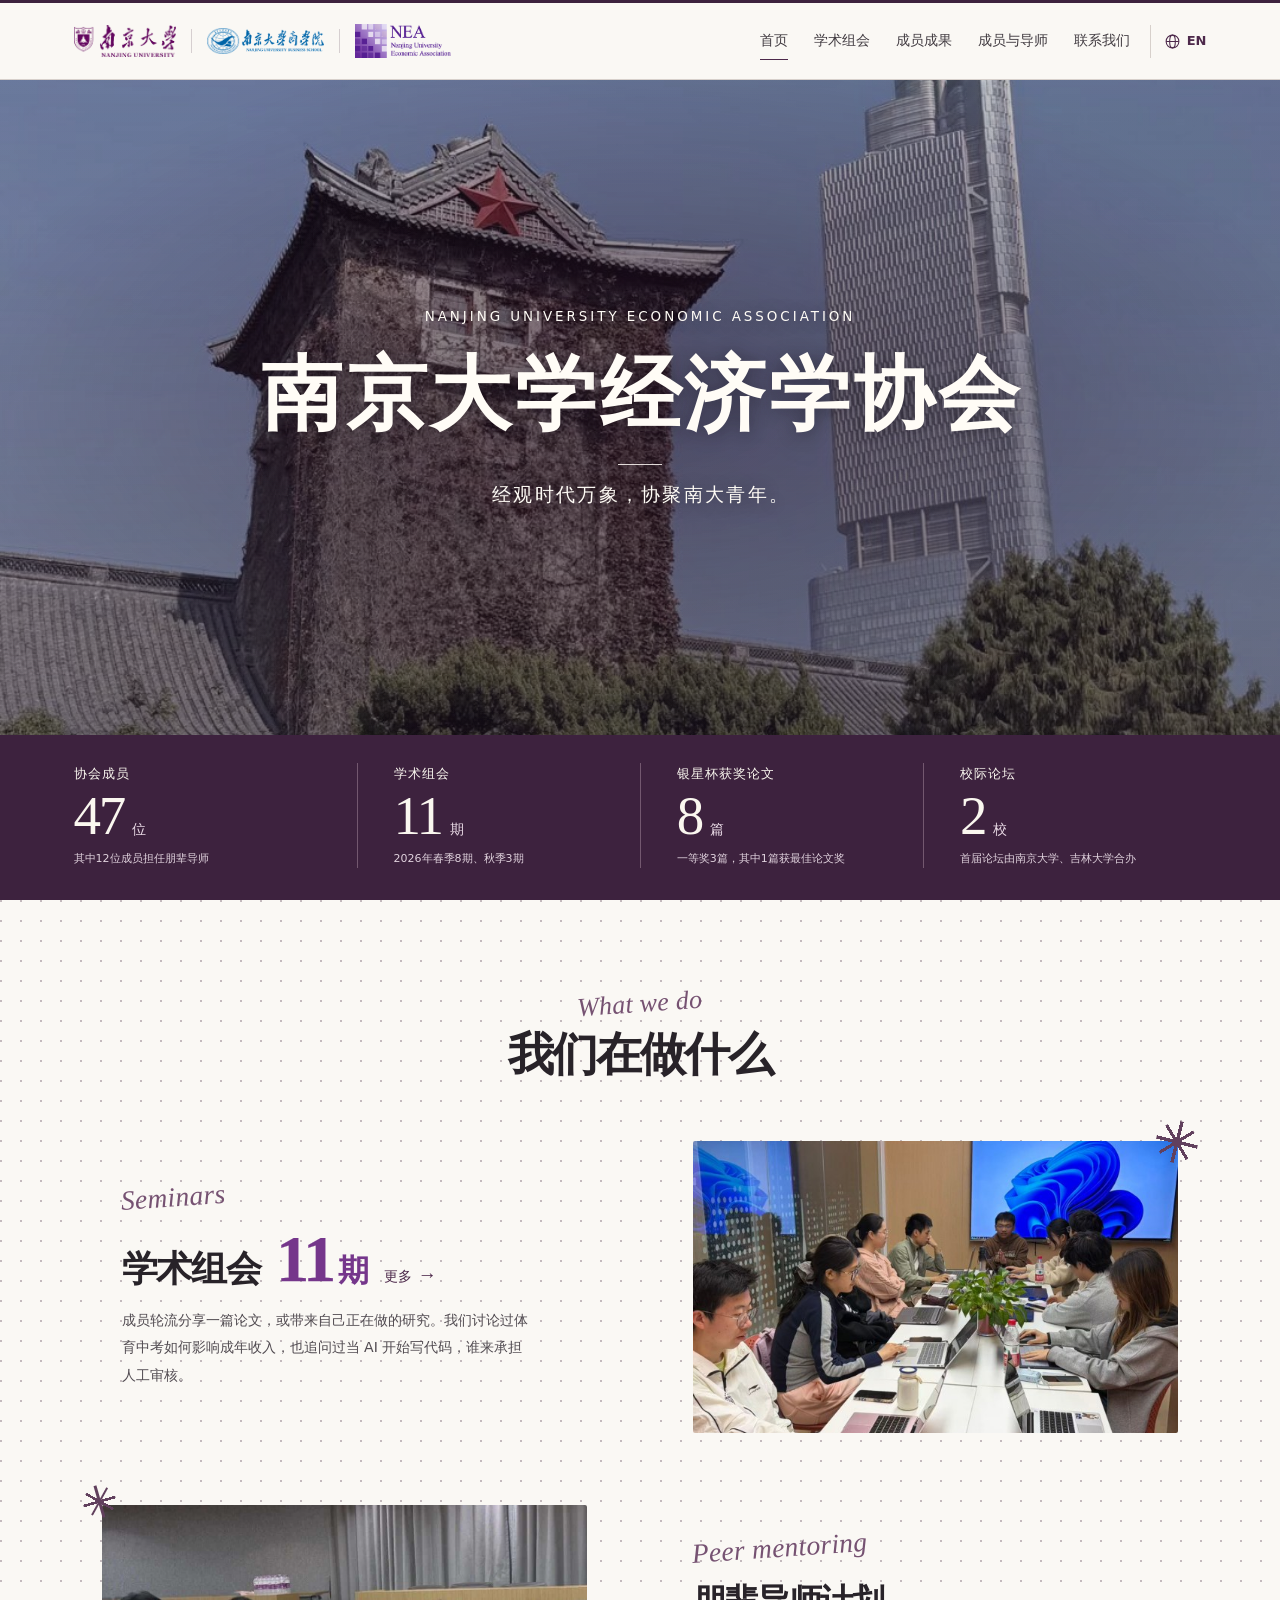
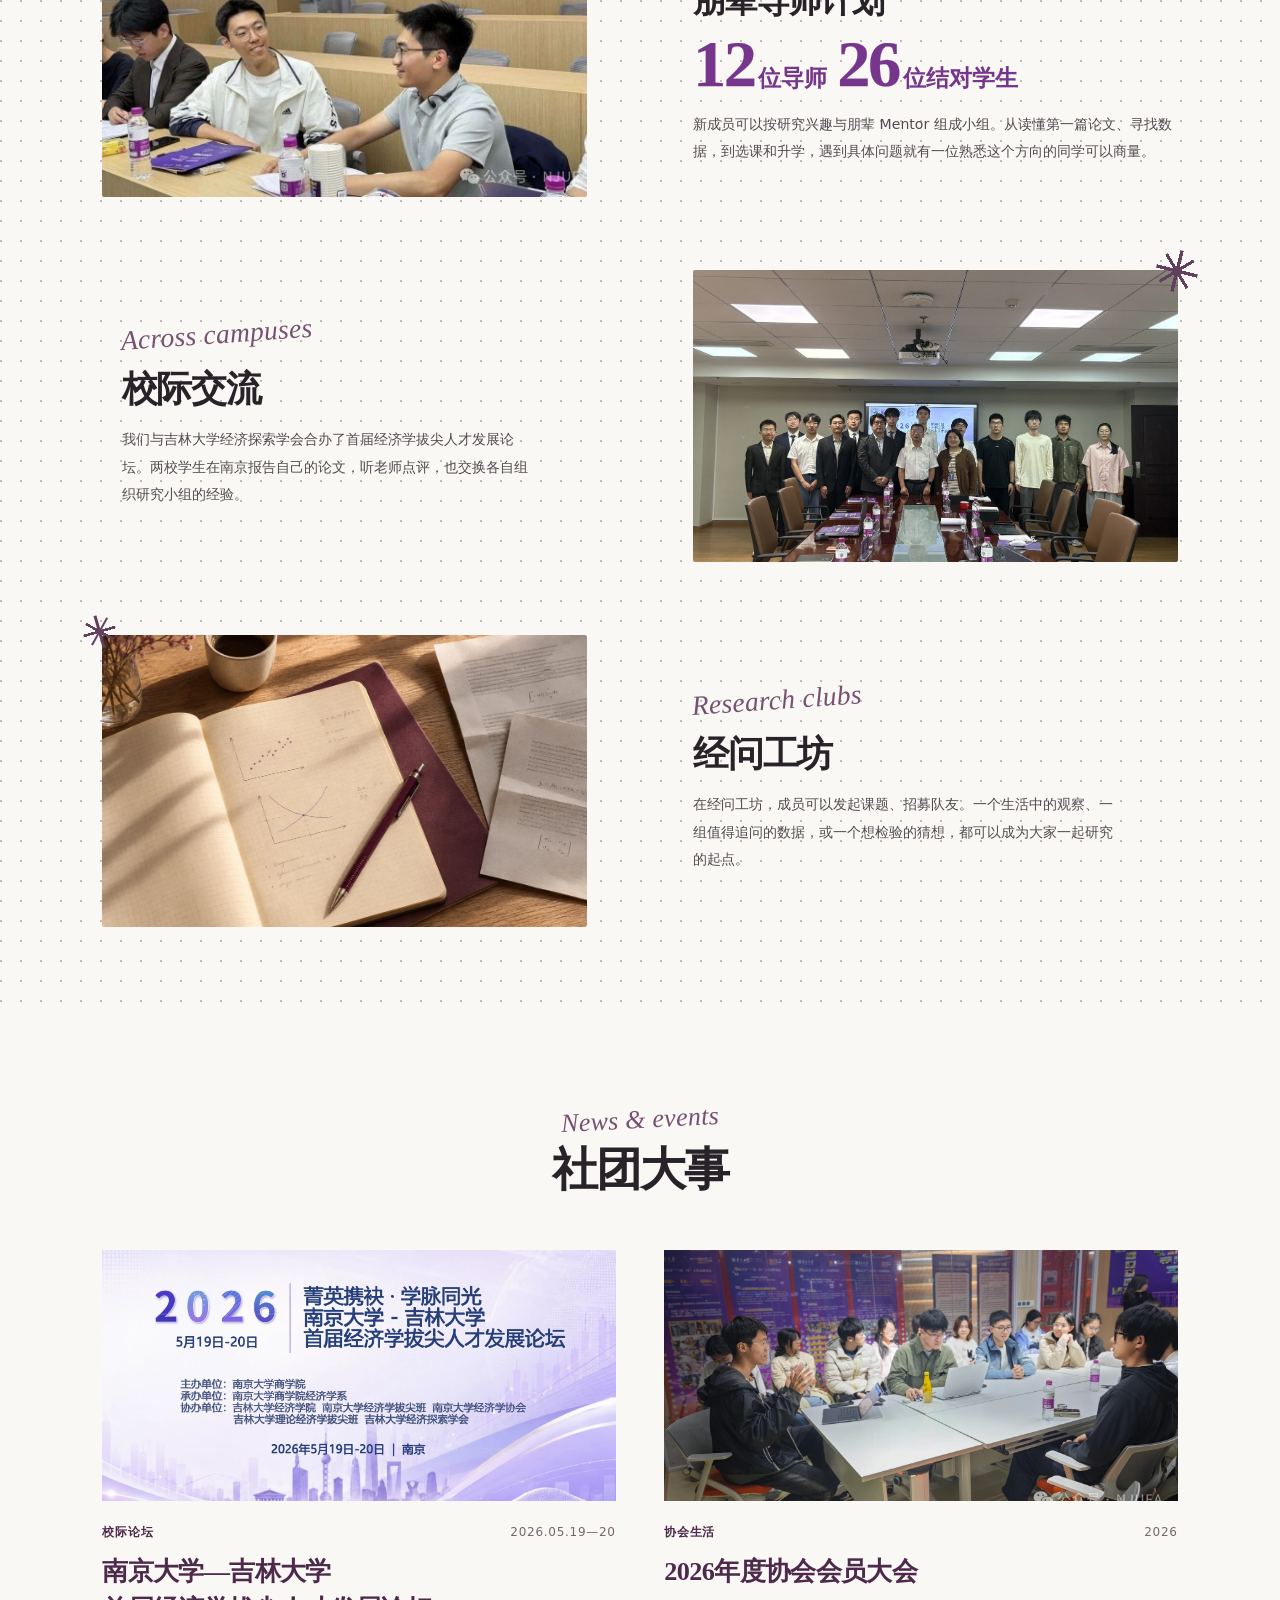
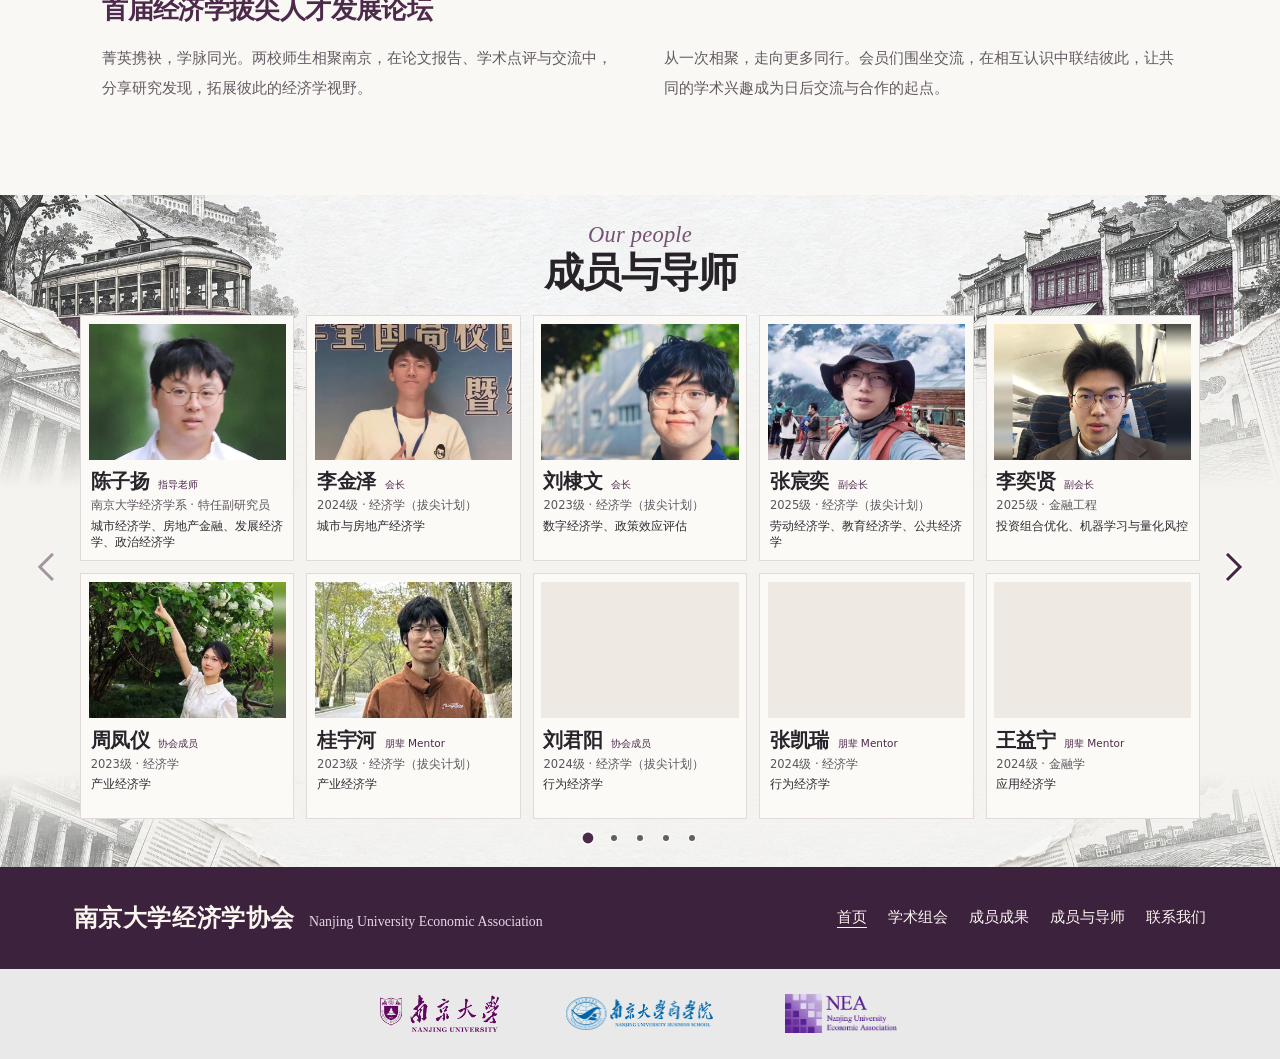
<file: index.html>
<!doctype html>
<html lang="zh-CN"><head><meta charset="utf-8"><meta name="viewport" content="width=device-width,initial-scale=1,viewport-fit=cover"><meta name="theme-color" content="#faf8f4"><meta name="description" content="南京大学经济学协会的学术组会、成员与导师、学生研究及公开联系渠道。"><title>首页 · 南京大学经济学协会</title><link rel="icon" href="assets/nea-mark.png" type="image/png" sizes="96x96">
<link rel="stylesheet" href="assets/style.css?v=e90db62515"></head>
<body class="separate" data-initial="home"><a href="#main" class="skip">跳至正文</a><header class="masthead"><div class="wrap mast-inner"><div class="identities"><a href="https://www.nju.edu.cn/" target="_blank" rel="noopener" aria-label="南京大学官网"><img class="logo-nju" alt="南京大学" src="assets/nju.png"></a><span class="id-rule" aria-hidden="true"></span><a href="https://nubs.nju.edu.cn/" target="_blank" rel="noopener" aria-label="南京大学商学院官网"><img class="logo-nubs" alt="南京大学商学院" src="assets/nubs.png"></a><span class="id-rule" aria-hidden="true"></span><a href="index.html" aria-label="南京大学经济学协会首页"><img class="logo-nea" alt="南京大学经济学协会 NEA" src="assets/nea.png"></a></div>
    <nav class="main-nav" aria-label="主导航"><a href="index.html" data-dest="home" aria-current="page">首页</a><a href="seminars.html" data-dest="seminars">学术组会</a><a href="research.html" data-dest="research">成员成果</a><a href="people.html" data-dest="people">成员与导师</a><a href="contact.html" data-dest="contact">联系我们</a></nav><details class="mobile-nav"><summary><span class="sr-only">主导航</span><span class="menu-lines" aria-hidden="true"></span></summary><nav aria-label="手机导航"><a href="index.html" data-dest="home" aria-current="page">首页</a><a href="seminars.html" data-dest="seminars">学术组会</a><a href="research.html" data-dest="research">成员成果</a><a href="people.html" data-dest="people">成员与导师</a><a href="contact.html" data-dest="contact">联系我们</a></nav></details><button class="language-toggle" type="button" aria-label="切换至英文" title="切换至英文"><svg viewbox="0 0 24 24" fill="none" stroke="currentColor" stroke-width="1.5" aria-hidden="true" focusable="false"><circle cx="12" cy="12" r="9"></circle><ellipse cx="12" cy="12" rx="4" ry="9"></ellipse><path d="M3 12h18"></path></svg><span class="lang-label" lang="en">EN</span></button></div></header><main id="main" tabindex="-1"><div class="page home" id="home" aria-label="首页">
    <div class="home-intro"><section class="hero" aria-labelledby="association-name"><picture><source media="(max-width: 680px) and (orientation:portrait)" srcset="assets/campus-portrait.jpg"><img src="assets/campus.jpg" alt="" fetchpriority="high" width="1080" height="650"></picture><div class="hero-inner"><p class="hero-en" lang="en">Nanjing University Economic Association</p><h1 id="association-name"><span>南京大学</span><span>经济学协会</span></h1><span class="hero-rule" aria-hidden="true"></span><p class="motto">经观时代万象，协聚南大青年。</p></div></section>
    <section class="figures" aria-label="协会概况"><dl class="wrap stats"><div><dt>协会成员</dt><dd><span class="numeral">47</span><span class="unit">位</span></dd><dd class="stat-note">其中12位成员担任朋辈导师</dd></div><div><dt>学术组会</dt><dd><span class="numeral">11</span><span class="unit">期</span></dd><dd class="stat-note">2026年春季8期、秋季3期</dd></div><div><dt>银星杯获奖论文</dt><dd><span class="numeral">8</span><span class="unit">篇</span></dd><dd class="stat-note">一等奖3篇，其中1篇获最佳论文奖</dd></div><div><dt>校际论坛</dt><dd><span class="numeral">2</span><span class="unit">校</span></dd><dd class="stat-note">首届论坛由南京大学、吉林大学合办</dd></div></dl></section>
    </div><section class="activities" id="activities" aria-labelledby="activities-heading"><div class="activity-glow" aria-hidden="true"></div><div class="feature-wrap"><div class="section-name"><span class="script" lang="en">What we do</span><h2 id="activities-heading">我们在做什么</h2></div><div class="feature-list"><article class="feature" id="weekly"><div class="feature-copy"><span class="script" lang="en">Seminars</span><div class="feature-title"><h3>学术组会</h3><span class="feature-count"><strong>11</strong><span>期</span></span><a class="feature-more" href="seminars.html" aria-label="查看全部学术组会"><span class="more-label">更多</span><span class="more-arrow" aria-hidden="true">→</span></a></div><p>成员轮流分享一篇论文，或带来自己正在做的研究。我们讨论过体育中考如何影响成年收入，也追问过当 AI 开始写代码，谁来承担人工审核。</p></div><figure class="feature-image"><img src="assets/seminar.jpg" loading="lazy" decoding="async" alt="协会成员在春季学术组会上围桌讨论。"><span class="ink-star" aria-hidden="true"></span></figure></article><article class="feature reverse" id="mentoring"><div class="feature-copy"><span class="script" lang="en">Peer mentoring</span><div class="feature-title"><h3>朋辈导师计划</h3><span class="feature-counts"><span class="feature-count"><strong>12</strong><span>位导师</span></span><span class="feature-count"><strong>26</strong><span>位结对学生</span></span></span></div><p>新成员可以按研究兴趣与朋辈 Mentor 组成小组。从读懂第一篇论文、寻找数据，到选课和升学，遇到具体问题就有一位熟悉这个方向的同学可以商量。</p></div><figure class="feature-image"><img src="assets/mentor.jpg" loading="lazy" decoding="async" alt="协会成员在活动中交流。"><span class="ink-star" aria-hidden="true"></span></figure></article><article class="feature" id="exchange"><div class="feature-copy"><span class="script" lang="en">Across campuses</span><div class="feature-title"><h3>校际交流</h3></div><p>我们与吉林大学经济探索学会合办了首届经济学拔尖人才发展论坛。两校学生在南京报告自己的论文，听老师点评，也交换各自组织研究小组的经验。</p></div><figure class="feature-image"><img src="assets/forum.jpg" loading="lazy" decoding="async" alt="首届南京大学—吉林大学经济学拔尖人才发展论坛现场合影。"><span class="ink-star" aria-hidden="true"></span></figure></article><article class="feature reverse" id="clubs"><div class="feature-copy"><span class="script" lang="en">Research clubs</span><div class="feature-title"><h3>经问工坊</h3></div><p>在经问工坊，成员可以发起课题、招募队友。一个生活中的观察、一组值得追问的数据，或一个想检验的猜想，都可以成为大家一起研究的起点。</p></div><figure class="feature-image"><img src="assets/workshop.webp" loading="lazy" decoding="async" alt="研究主题静物配图，笔记本上画着经济学曲线和散点图。"><span class="ink-star" aria-hidden="true"></span></figure></article></div></div></section>
    <section class="association-news" id="news" aria-labelledby="news-heading">
  <div class="feature-wrap">
    <div class="section-name"><span class="script" lang="en">News &amp; events</span><h2 id="news-heading">社团大事</h2></div>
    <div class="news-grid">
      <article class="news-story">
        <figure class="news-image news-image-poster"><img src="assets/news-forum-2026.webp" width="1782" height="874" loading="lazy" decoding="async" alt="南京大学—吉林大学首届经济学拔尖人才发展论坛海报，主题为菁英携袂·学脉同光。"></figure>
        <div class="news-meta"><span>校际论坛</span><time datetime="2026-05-19">2026.05.19—20</time></div>
        <h3>南京大学—吉林大学<br><span>首届经济学拔尖人才发展论坛</span></h3>
        <p>菁英携袂，学脉同光。两校师生相聚南京，在论文报告、学术点评与交流中，分享研究发现，拓展彼此的经济学视野。</p>
      </article>
      <article class="news-story">
        <figure class="news-image"><img src="assets/news-members-2026.webp" width="1600" height="881" loading="lazy" decoding="async" alt="2026年度协会会员大会，会员们围坐交流。"></figure>
        <div class="news-meta"><span>协会生活</span><span>2026</span></div>
        <h3>2026年度协会会员大会</h3>
        <p>从一次相聚，走向更多同行。会员们围坐交流，在相互认识中联结彼此，让共同的学术兴趣成为日后交流与合作的起点。</p>
      </article>
    </div>
  </div>
</section>
    <section class="people" id="home-people" aria-labelledby="people-heading"><svg aria-hidden="true" focusable="false" width="0" height="0" style="position:absolute"><defs><filter id="newsprint-tone" color-interpolation-filters="sRGB"><fecolormatrix type="matrix" values="1.045 0 0 0 -0.039  0 1.069 0 0 -0.024  0 0 1.114 0 -0.018  0 0 0 1 0"></fecolormatrix></filter></defs></svg><div class="people-art" aria-hidden="true" style="filter:url(#newsprint-tone)"></div><div class="wrap">
<div class="people-head"><div class="section-name"><span class="script" lang="en">Our people</span><h2 id="people-heading">成员与导师</h2></div>
</div>
<div class="roster-shell"><div id="roster" class="paged" role="region" aria-label="成员名片，可向左或向右翻页" tabindex="0"><div class="roster-sheet" role="group" aria-label="第1页，共5页"><article class="roster-card" data-person="陈子扬"><figure class="portrait-frame card-portrait"><img src="assets/member-01-home.webp" alt="" loading="lazy" decoding="async" draggable="false"></figure><div class="card-info"><div class="card-name"><h3>陈子扬</h3><span class="card-role">指导老师</span></div><p class="card-course" data-en="NJU Economics · Associate Research Fellow">南京大学经济学系 · 特任副研究员</p><p class="card-interests">城市经济学、房地产金融、发展经济学、政治经济学</p></div></article><article class="roster-card" data-person="李金泽"><figure class="portrait-frame card-portrait"><img src="assets/member-02-home.webp" alt="" loading="lazy" decoding="async" draggable="false"></figure><div class="card-info"><div class="card-name"><h3>李金泽</h3><span class="card-role">会长</span></div><p class="card-course" data-en="2024 · Economics (Honors)">2024级 · 经济学（拔尖计划）</p><p class="card-interests">城市与房地产经济学</p></div></article><article class="roster-card" data-person="刘棣文"><figure class="portrait-frame card-portrait"><img src="assets/member-03-home.webp" alt="" loading="lazy" decoding="async" draggable="false"></figure><div class="card-info"><div class="card-name"><h3>刘棣文</h3><span class="card-role">会长</span></div><p class="card-course" data-en="2023 · Economics (Honors)">2023级 · 经济学（拔尖计划）</p><p class="card-interests">数字经济学、政策效应评估</p></div></article><article class="roster-card" data-person="张宸奕"><figure class="portrait-frame card-portrait"><img src="assets/member-04-home.webp" alt="" loading="lazy" decoding="async" draggable="false"></figure><div class="card-info"><div class="card-name"><h3>张宸奕</h3><span class="card-role">副会长</span></div><p class="card-course" data-en="2025 · Economics (Honors)">2025级 · 经济学（拔尖计划）</p><p class="card-interests">劳动经济学、教育经济学、公共经济学</p></div></article><article class="roster-card" data-person="李奕贤"><figure class="portrait-frame card-portrait"><img src="assets/member-05-home.webp" alt="" loading="lazy" decoding="async" draggable="false"></figure><div class="card-info"><div class="card-name"><h3>李奕贤</h3><span class="card-role">副会长</span></div><p class="card-course" data-en="2025 · Financial Engineering">2025级 · 金融工程</p><p class="card-interests">投资组合优化、机器学习与量化风控</p></div></article><article class="roster-card" data-person="周凤仪"><figure class="portrait-frame card-portrait"><img src="assets/member-06-home.webp" alt="" loading="lazy" decoding="async" draggable="false"></figure><div class="card-info"><div class="card-name"><h3>周凤仪</h3><span class="card-role" data-en="Member">协会成员</span></div><p class="card-course" data-en="2023 · Economics">2023级 · 经济学</p><p class="card-interests">产业经济学</p></div></article><article class="roster-card" data-person="桂宇河"><figure class="portrait-frame card-portrait"><img src="assets/member-07-home.webp" alt="" loading="lazy" decoding="async" draggable="false"></figure><div class="card-info"><div class="card-name"><h3>桂宇河</h3><span class="card-role">朋辈 Mentor</span></div><p class="card-course" data-en="2023 · Economics (Honors)">2023级 · 经济学（拔尖计划）</p><p class="card-interests">产业经济学</p></div></article><article class="roster-card" data-person="刘君阳"><figure class="portrait-frame card-portrait"><img src="assets/member-08-home.webp" alt="" loading="lazy" decoding="async" draggable="false"></figure><div class="card-info"><div class="card-name"><h3>刘君阳</h3><span class="card-role" data-en="Member">协会成员</span></div><p class="card-course" data-en="2024 · Economics (Honors)">2024级 · 经济学（拔尖计划）</p><p class="card-interests">行为经济学</p></div></article><article class="roster-card" data-person="张凯瑞"><figure class="portrait-frame card-portrait"><img src="assets/member-09-home.webp" alt="" loading="lazy" decoding="async" draggable="false"></figure><div class="card-info"><div class="card-name"><h3>张凯瑞</h3><span class="card-role">朋辈 Mentor</span></div><p class="card-course" data-en="2024 · Economics">2024级 · 经济学</p><p class="card-interests">行为经济学</p></div></article><article class="roster-card" data-person="王益宁"><figure class="portrait-frame card-portrait"><img src="assets/member-10-home.webp" alt="" loading="lazy" decoding="async" draggable="false"></figure><div class="card-info"><div class="card-name"><h3>王益宁</h3><span class="card-role">朋辈 Mentor</span></div><p class="card-course" data-en="2024 · Finance">2024级 · 金融学</p><p class="card-interests">应用经济学</p></div></article></div><div class="roster-sheet" role="group" aria-label="第2页，共5页"><article class="roster-card" data-person="任旭泽"><figure class="portrait-frame card-portrait"><img src="assets/member-11-home.webp" alt="" loading="lazy" decoding="async" draggable="false"></figure><div class="card-info"><div class="card-name"><h3>任旭泽</h3><span class="card-role">朋辈 Mentor</span></div><p class="card-course" data-en="2024 · Economics (Honors)">2024级 · 经济学（拔尖计划）</p><p class="card-interests">数字经济学</p></div></article><article class="roster-card" data-person="戴李洋"><figure class="portrait-frame card-portrait"><img src="assets/member-12-home.webp" alt="" loading="lazy" decoding="async" draggable="false"></figure><div class="card-info"><div class="card-name"><h3>戴李洋</h3><span class="card-role" data-en="Member">协会成员</span></div><p class="card-course" data-en="2025 · Insurance">2025级 · 保险学</p><p class="card-interests">行为保险经济学、产业经济学、劳动经济学</p></div></article><article class="roster-card" data-person="邢文青"><figure class="portrait-frame card-portrait"><img src="assets/member-13-home.webp" alt="" loading="lazy" decoding="async" draggable="false"></figure><div class="card-info"><div class="card-name"><h3>邢文青</h3><span class="card-role">朋辈 Mentor</span></div><p class="card-course" data-en="2023 · Finance">2023级 · 金融学</p><p class="card-interests">金融学</p></div></article><article class="roster-card" data-person="柴森叶"><figure class="portrait-frame card-portrait"><img src="assets/member-14-home.webp" alt="" loading="lazy" decoding="async" draggable="false"></figure><div class="card-info"><div class="card-name"><h3>柴森叶</h3><span class="card-role">朋辈 Mentor</span></div><p class="card-course" data-en="2024 · Economics (Honors)">2024级 · 经济学（拔尖计划）</p><p class="card-interests">产业经济学</p></div></article><article class="roster-card" data-person="陈逸铭"><figure class="portrait-frame card-portrait"><img src="assets/member-15-home.webp" alt="" loading="lazy" decoding="async" draggable="false"></figure><div class="card-info"><div class="card-name"><h3>陈逸铭</h3><span class="card-role" data-en="Member">协会成员</span></div><p class="card-course" data-en="2025 · Digital Economics">2025级 · 数字经济学</p><p class="card-interests">产业经济学</p></div></article><article class="roster-card" data-person="苏会然"><figure class="portrait-frame card-portrait"><img src="assets/member-16-home.webp" alt="" loading="lazy" decoding="async" draggable="false"></figure><div class="card-info"><div class="card-name"><h3>苏会然</h3><span class="card-role" data-en="Member">协会成员</span></div><p class="card-course" data-en="2024 · International Economics and Trade">2024级 · 国际经济与贸易</p><p class="card-interests">发展经济学</p></div></article><article class="roster-card" data-person="周博文"><figure class="portrait-frame card-portrait"><img src="assets/member-17-home.webp" alt="" loading="lazy" decoding="async" draggable="false"></figure><div class="card-info"><div class="card-name"><h3>周博文</h3><span class="card-role" data-en="Member">协会成员</span></div><p class="card-course" data-en="2023 · Insurance">2023级 · 保险学</p><p class="card-interests">劳动经济学</p></div></article><article class="roster-card" data-person="赵晨希"><figure class="portrait-frame card-portrait"><img src="assets/member-18-home.webp" alt="" loading="lazy" decoding="async" draggable="false"></figure><div class="card-info"><div class="card-name"><h3>赵晨希</h3><span class="card-role" data-en="Member">协会成员</span></div><p class="card-course" data-en="2023 · Industrial Economics">2023级 · 产业经济学</p><p class="card-interests">劳动经济学、健康经济学、发展经济学</p></div></article><article class="roster-card" data-person="王思雅"><figure class="portrait-frame card-portrait"><img src="assets/member-19-home.webp" alt="" loading="lazy" decoding="async" draggable="false"></figure><div class="card-info"><div class="card-name"><h3>王思雅</h3><span class="card-role">朋辈 Mentor</span></div><p class="card-course" data-en="2024 · Industrial Economics">2024级 · 产业经济学</p><p class="card-interests">产业经济学</p></div></article><article class="roster-card" data-person="陈子鸿"><figure class="portrait-frame card-portrait"><img src="assets/member-20-home.webp" alt="" loading="lazy" decoding="async" draggable="false"></figure><div class="card-info"><div class="card-name"><h3>陈子鸿</h3><span class="card-role" data-en="Member">协会成员</span></div><p class="card-course" data-en="2024 · International Economics and Trade">2024级 · 国际经济与贸易</p><p class="card-interests">国际贸易、国际投资、发展经济学</p></div></article></div><div class="roster-sheet" role="group" aria-label="第3页，共5页"><article class="roster-card" data-person="刘子萌"><figure class="portrait-frame card-portrait initials tone-0" role="img" aria-label="刘子萌的姓氏字卡"><span class="monogram" aria-hidden="true">刘</span></figure><div class="card-info"><div class="card-name"><h3>刘子萌</h3><span class="card-role" data-en="Member">协会成员</span></div><p class="card-course" data-en="2025 · Finance">2025级 · 金融学</p><p class="card-interests">金融学、行为经济学</p></div></article><article class="roster-card" data-person="宫之涵"><figure class="portrait-frame card-portrait initials tone-1" role="img" aria-label="宫之涵的姓氏字卡"><span class="monogram" aria-hidden="true">宫</span></figure><div class="card-info"><div class="card-name"><h3>宫之涵</h3><span class="card-role" data-en="Member">协会成员</span></div><p class="card-course" data-en="2025 · Economics">2025级 · 经济学</p></div></article><article class="roster-card" data-person="胡梓林"><figure class="portrait-frame card-portrait initials tone-2" role="img" aria-label="胡梓林的姓氏字卡"><span class="monogram" aria-hidden="true">胡</span></figure><div class="card-info"><div class="card-name"><h3>胡梓林</h3><span class="card-role" data-en="Member">协会成员</span></div><p class="card-course" data-en="2025 · Economics">2025级 · 经济学</p><p class="card-interests">区域经济学、经济史</p></div></article><article class="roster-card" data-person="冯思阳"><figure class="portrait-frame card-portrait initials tone-3" role="img" aria-label="冯思阳的姓氏字卡"><span class="monogram" aria-hidden="true">冯</span></figure><div class="card-info"><div class="card-name"><h3>冯思阳</h3><span class="card-role" data-en="Member">协会成员</span></div><p class="card-course" data-en="2025 · Economics (Honors)">2025级 · 经济学（拔尖计划）</p><p class="card-interests">区域经济学、人口流动与区域协调</p></div></article><article class="roster-card" data-person="管佘诗佳"><figure class="portrait-frame card-portrait initials tone-4" role="img" aria-label="管佘诗佳的姓氏字卡"><span class="monogram" aria-hidden="true">管</span></figure><div class="card-info"><div class="card-name"><h3>管佘诗佳</h3><span class="card-role" data-en="Member">协会成员</span></div><p class="card-course" data-en="2025 · Economics">2025级 · 经济学</p><p class="card-interests">神经经济学、行为经济学</p></div></article><article class="roster-card" data-person="时艺菲"><figure class="portrait-frame card-portrait initials tone-0" role="img" aria-label="时艺菲的姓氏字卡"><span class="monogram" aria-hidden="true">时</span></figure><div class="card-info"><div class="card-name"><h3>时艺菲</h3><span class="card-role" data-en="Member">协会成员</span></div><p class="card-course" data-en="2025 · Korean">2025级 · 朝鲜语</p><p class="card-interests">产业经济学、国际贸易</p></div></article><article class="roster-card" data-person="周讯婕"><figure class="portrait-frame card-portrait initials tone-1" role="img" aria-label="周讯婕的姓氏字卡"><span class="monogram" aria-hidden="true">周</span></figure><div class="card-info"><div class="card-name"><h3>周讯婕</h3><span class="card-role" data-en="Member">协会成员</span></div><p class="card-course" data-en="2025 · International Economics and Trade">2025级 · 国际经济与贸易</p><p class="card-interests">普惠金融、国际贸易</p></div></article><article class="roster-card" data-person="张智杰"><figure class="portrait-frame card-portrait initials tone-2" role="img" aria-label="张智杰的姓氏字卡"><span class="monogram" aria-hidden="true">张</span></figure><div class="card-info"><div class="card-name"><h3>张智杰</h3><span class="card-role" data-en="Member">协会成员</span></div><p class="card-course" data-en="2025 · E-Commerce">2025级 · 电子商务</p><p class="card-interests">数字经济、乡村振兴</p></div></article><article class="roster-card" data-person="张徛翔"><figure class="portrait-frame card-portrait initials tone-3" role="img" aria-label="张徛翔的姓氏字卡"><span class="monogram" aria-hidden="true">张</span></figure><div class="card-info"><div class="card-name"><h3>张徛翔</h3><span class="card-role" data-en="Member">协会成员</span></div><p class="card-course" data-en="2025 · Economics (Honors)">2025级 · 经济学（拔尖计划）</p><p class="card-interests">区域经济学、交通运输经济学</p></div></article><article class="roster-card" data-person="张欣晟"><figure class="portrait-frame card-portrait initials tone-4" role="img" aria-label="张欣晟的姓氏字卡"><span class="monogram" aria-hidden="true">张</span></figure><div class="card-info"><div class="card-name"><h3>张欣晟</h3><span class="card-role" data-en="Member">协会成员</span></div><p class="card-course" data-en="2025 · Insurance">2025级 · 保险学</p><p class="card-interests">金融学</p></div></article></div><div class="roster-sheet" role="group" aria-label="第4页，共5页"><article class="roster-card" data-person="胡凯文"><figure class="portrait-frame card-portrait initials tone-0" role="img" aria-label="胡凯文的姓氏字卡"><span class="monogram" aria-hidden="true">胡</span></figure><div class="card-info"><div class="card-name"><h3>胡凯文</h3><span class="card-role" data-en="Member">协会成员</span></div><p class="card-course" data-en="2025 · Economics (Honors)">2025级 · 经济学（拔尖计划）</p><p class="card-interests">消费者行为经济学、平台经济</p></div></article><article class="roster-card" data-person="赵翌涵"><figure class="portrait-frame card-portrait initials tone-1" role="img" aria-label="赵翌涵的姓氏字卡"><span class="monogram" aria-hidden="true">赵</span></figure><div class="card-info"><div class="card-name"><h3>赵翌涵</h3><span class="card-role" data-en="Member">协会成员</span></div><p class="card-course" data-en="2025 · Economics (Honors)">2025级 · 经济学（拔尖计划）</p><p class="card-interests">经济史、财政学</p></div></article><article class="roster-card" data-person="夏涛"><figure class="portrait-frame card-portrait"><img src="assets/member-33-home.webp" alt="" loading="lazy" decoding="async" draggable="false"></figure><div class="card-info"><div class="card-name"><h3>夏涛</h3><span class="card-role">朋辈 Mentor</span></div><p class="card-course" data-en="2026 · Master’s in Western Economics">2026级硕士 · 西方经济学</p><p class="card-interests">经济史、制度经济学、宏观经济学</p></div></article><article class="roster-card" data-person="郑斯可"><figure class="portrait-frame card-portrait initials tone-3" role="img" aria-label="郑斯可的姓氏字卡"><span class="monogram" aria-hidden="true">郑</span></figure><div class="card-info"><div class="card-name"><h3>郑斯可</h3><span class="card-role" data-en="Member">协会成员</span></div></div></article><article class="roster-card" data-person="严欣语"><figure class="portrait-frame card-portrait initials tone-4" role="img" aria-label="严欣语的姓氏字卡"><span class="monogram" aria-hidden="true">严</span></figure><div class="card-info"><div class="card-name"><h3>严欣语</h3><span class="card-role" data-en="Member">协会成员</span></div><p class="card-course" data-en="2025 · Economics">2025级 · 经济学</p><p class="card-interests">数字经济学、行为经济学</p></div></article><article class="roster-card" data-person="许彧凡"><figure class="portrait-frame card-portrait initials tone-0" role="img" aria-label="许彧凡的姓氏字卡"><span class="monogram" aria-hidden="true">许</span></figure><div class="card-info"><div class="card-name"><h3>许彧凡</h3><span class="card-role" data-en="Member">协会成员</span></div><p class="card-course" data-en="2025 · Economics and Finance">2025级 · 经济与金融</p><p class="card-interests">金融分析、企业信息与资本市场</p></div></article><article class="roster-card" data-person="黄闵宇"><figure class="portrait-frame card-portrait initials tone-1" role="img" aria-label="黄闵宇的姓氏字卡"><span class="monogram" aria-hidden="true">黄</span></figure><div class="card-info"><div class="card-name"><h3>黄闵宇</h3><span class="card-role" data-en="Member">协会成员</span></div><p class="card-course" data-en="2025 · Digital Economics">2025级 · 数字经济学</p><p class="card-interests">产业经济学、金融学</p></div></article><article class="roster-card" data-person="叶骐丞"><figure class="portrait-frame card-portrait initials tone-2" role="img" aria-label="叶骐丞的姓氏字卡"><span class="monogram" aria-hidden="true">叶</span></figure><div class="card-info"><div class="card-name"><h3>叶骐丞</h3><span class="card-role" data-en="Member">协会成员</span></div></div></article><article class="roster-card" data-person="姚璇"><figure class="portrait-frame card-portrait initials tone-3" role="img" aria-label="姚璇的姓氏字卡"><span class="monogram" aria-hidden="true">姚</span></figure><div class="card-info"><div class="card-name"><h3>姚璇</h3><span class="card-role" data-en="Member">协会成员</span></div><p class="card-course" data-en="2026 · German">2026级 · 德语</p><p class="card-interests">行为经济学、国际贸易与商务</p></div></article><article class="roster-card" data-person="李彦谷"><figure class="portrait-frame card-portrait initials tone-4" role="img" aria-label="李彦谷的姓氏字卡"><span class="monogram" aria-hidden="true">李</span></figure><div class="card-info"><div class="card-name"><h3>李彦谷</h3><span class="card-role" data-en="Member">协会成员</span></div><p class="card-course" data-en="2026 · Economics and Management Pilot Program">2026级 · 经济管理试验班</p><p class="card-interests">区域经济学</p></div></article></div><div class="roster-sheet" role="group" aria-label="第5页，共5页"><article class="roster-card" data-person="何致贤"><figure class="portrait-frame card-portrait initials tone-0" role="img" aria-label="何致贤的姓氏字卡"><span class="monogram" aria-hidden="true">何</span></figure><div class="card-info"><div class="card-name"><h3>何致贤</h3><span class="card-role" data-en="Member">协会成员</span></div><p class="card-course" data-en="2026 · Humanities Pilot Program">2026级 · 人文科学试验班</p><p class="card-interests">城市空间与职住分离</p></div></article><article class="roster-card" data-person="张良哲"><figure class="portrait-frame card-portrait initials tone-1" role="img" aria-label="张良哲的姓氏字卡"><span class="monogram" aria-hidden="true">张</span></figure><div class="card-info"><div class="card-name"><h3>张良哲</h3><span class="card-role" data-en="Member">协会成员</span></div><p class="card-course" data-en="2026 · Economics and Management Pilot Program">2026级 · 经济管理试验班</p><p class="card-interests">产业经济、宏观经济</p></div></article><article class="roster-card" data-person="高佳阳"><figure class="portrait-frame card-portrait initials tone-2" role="img" aria-label="高佳阳的姓氏字卡"><span class="monogram" aria-hidden="true">高</span></figure><div class="card-info"><div class="card-name"><h3>高佳阳</h3><span class="card-role" data-en="Member">协会成员</span></div></div></article><article class="roster-card" data-person="戴宁毓"><figure class="portrait-frame card-portrait initials tone-3" role="img" aria-label="戴宁毓的姓氏字卡"><span class="monogram" aria-hidden="true">戴</span></figure><div class="card-info"><div class="card-name"><h3>戴宁毓</h3><span class="card-role" data-en="Member">协会成员</span></div><p class="card-course" data-en="2025 · Financial Engineering">2025级 · 金融工程</p><p class="card-interests">人工智能在金融分析中的应用</p></div></article><article class="roster-card" data-person="沈佳圆"><figure class="portrait-frame card-portrait initials tone-4" role="img" aria-label="沈佳圆的姓氏字卡"><span class="monogram" aria-hidden="true">沈</span></figure><div class="card-info"><div class="card-name"><h3>沈佳圆</h3><span class="card-role" data-en="Member">协会成员</span></div><p class="card-course" data-en="2025 · International Economics and Trade">2025级 · 国际经济与贸易</p><p class="card-interests">数字经济学、国际贸易学</p></div></article><article class="roster-card" data-person="周元昊"><figure class="portrait-frame card-portrait initials tone-0" role="img" aria-label="周元昊的姓氏字卡"><span class="monogram" aria-hidden="true">周</span></figure><div class="card-info"><div class="card-name"><h3>周元昊</h3><span class="card-role" data-en="Member">协会成员</span></div><p class="card-course" data-en="2021 · Statistics">2021级 · 统计学</p><p class="card-interests">经济史</p></div></article><article class="roster-card" data-person="林婧雯"><figure class="portrait-frame card-portrait initials tone-1" role="img" aria-label="林婧雯的姓氏字卡"><span class="monogram" aria-hidden="true">林</span></figure><div class="card-info"><div class="card-name"><h3>林婧雯</h3><span class="card-role" data-en="Member">协会成员</span></div><p class="card-course" data-en="2026 · Economics (Honors)">2026级 · 经济学（拔尖计划）</p><p class="card-interests">产业经济学</p></div></article><article class="roster-card" data-person="李佳阳"><figure class="portrait-frame card-portrait initials tone-2" role="img" aria-label="李佳阳的姓氏字卡"><span class="monogram" aria-hidden="true">李</span></figure><div class="card-info"><div class="card-name"><h3>李佳阳</h3><span class="card-role" data-en="Member">协会成员</span></div><p class="card-course" data-en="2026 · Economics (Honors)">2026级 · 经济学（拔尖计划）</p><p class="card-interests">应用经济学</p></div></article></div></div>
<div class="page-navigation" hidden><button class="page-prev" type="button" aria-label="向左翻到上一页名片" aria-controls="roster"><span aria-hidden="true" class="chevron"></span></button><output id="roster-counter" aria-label="名片页码" aria-live="polite" class="sr-only">1 / 5</output><button class="page-next" type="button" aria-label="向右翻到下一页名片" aria-controls="roster"><span aria-hidden="true" class="chevron"></span></button></div></div><div class="roster-dots" role="group" aria-label="成员名片分页" hidden></div></div></section></div></main><footer class="site-footer"><div class="wrap footer-inner"><div class="footer-brand" translate="no"><span class="footer-name" lang="zh-CN">南京大学经济学协会</span><span class="footer-english" lang="en">Nanjing University Economic Association</span></div><nav class="footer-nav" aria-label="页脚导航"><a href="index.html" data-dest="home" aria-current="page">首页</a><a href="seminars.html" data-dest="seminars">学术组会</a><a href="research.html" data-dest="research">成员成果</a><a href="people.html" data-dest="people">成员与导师</a><a href="contact.html" data-dest="contact">联系我们</a></nav></div><div class="footer-logos"><div class="footer-identities"><a href="https://www.nju.edu.cn/" target="_blank" rel="noopener" aria-label="南京大学官网"><img class="logo-nju" alt="南京大学" src="assets/nju.png"></a><a href="https://nubs.nju.edu.cn/" target="_blank" rel="noopener" aria-label="南京大学商学院官网"><img class="logo-nubs" alt="南京大学商学院" src="assets/nubs.png"></a><a href="index.html" aria-label="南京大学经济学协会首页"><img class="logo-nea" alt="南京大学经济学协会 NEA" src="assets/nea.png"></a></div>
    </div></footer><script src="assets/site.js"></script></body></html>
</file>
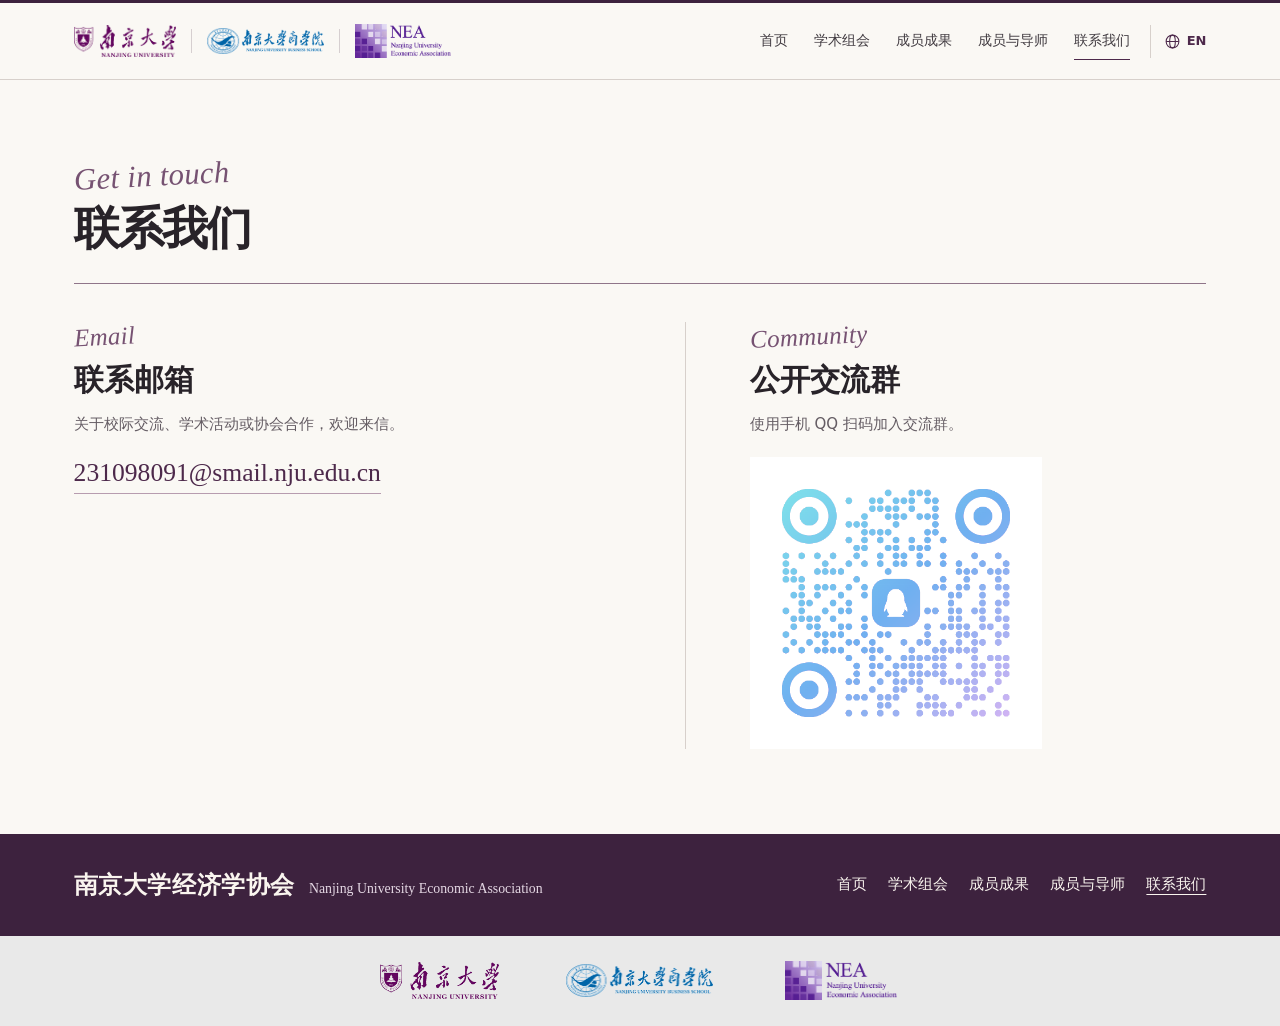
<file: contact.html>
<!doctype html>
<html lang="zh-CN"><head><meta charset="utf-8"><meta name="viewport" content="width=device-width,initial-scale=1,viewport-fit=cover"><meta name="theme-color" content="#faf8f4"><meta name="description" content="南京大学经济学协会的学术组会、成员与导师、学生研究及公开联系渠道。"><title>联系我们 · 南京大学经济学协会</title><link rel="icon" href="assets/nea-mark.png" type="image/png" sizes="96x96">
<link rel="stylesheet" href="assets/style.css?v=e90db62515"></head>
<body class="separate" data-initial="contact"><a href="#main" class="skip">跳至正文</a><header class="masthead"><div class="wrap mast-inner"><div class="identities"><a href="https://www.nju.edu.cn/" target="_blank" rel="noopener" aria-label="南京大学官网"><img class="logo-nju" alt="南京大学" src="assets/nju.png"></a><span class="id-rule" aria-hidden="true"></span><a href="https://nubs.nju.edu.cn/" target="_blank" rel="noopener" aria-label="南京大学商学院官网"><img class="logo-nubs" alt="南京大学商学院" src="assets/nubs.png"></a><span class="id-rule" aria-hidden="true"></span><a href="index.html" aria-label="南京大学经济学协会首页"><img class="logo-nea" alt="南京大学经济学协会 NEA" src="assets/nea.png"></a></div>
    <nav class="main-nav" aria-label="主导航"><a href="index.html" data-dest="home">首页</a><a href="seminars.html" data-dest="seminars">学术组会</a><a href="research.html" data-dest="research">成员成果</a><a href="people.html" data-dest="people">成员与导师</a><a href="contact.html" data-dest="contact" aria-current="page">联系我们</a></nav><details class="mobile-nav"><summary><span class="sr-only">主导航</span><span class="menu-lines" aria-hidden="true"></span></summary><nav aria-label="手机导航"><a href="index.html" data-dest="home">首页</a><a href="seminars.html" data-dest="seminars">学术组会</a><a href="research.html" data-dest="research">成员成果</a><a href="people.html" data-dest="people">成员与导师</a><a href="contact.html" data-dest="contact" aria-current="page">联系我们</a></nav></details><button class="language-toggle" type="button" aria-label="切换至英文" title="切换至英文"><svg viewbox="0 0 24 24" fill="none" stroke="currentColor" stroke-width="1.5" aria-hidden="true" focusable="false"><circle cx="12" cy="12" r="9"></circle><ellipse cx="12" cy="12" rx="4" ry="9"></ellipse><path d="M3 12h18"></path></svg><span class="lang-label" lang="en">EN</span></button></div></header><main id="main" tabindex="-1"><div class="page subpage" id="contact" aria-label="联系我们"><div class="wrap sub-wrap"><div class="page-heading"><div class="section-name"><span class="script" lang="en">Get in touch</span><h1>联系我们</h1></div></div><div class="contact-grid"><section><span class="contact-label" lang="en">Email</span><h2>联系邮箱</h2><p>关于校际交流、学术活动或协会合作，欢迎来信。</p><a class="email" href="mailto:231098091@smail.nju.edu.cn">231098091@smail.nju.edu.cn</a></section><section><span class="contact-label" lang="en">Community</span><h2>公开交流群</h2><p>使用手机 QQ 扫码加入交流群。</p><figure class="qr"><img src="assets/public-chat.png" alt="公开交流群二维码"></figure></section></div></div></div></main><footer class="site-footer"><div class="wrap footer-inner"><div class="footer-brand" translate="no"><span class="footer-name" lang="zh-CN">南京大学经济学协会</span><span class="footer-english" lang="en">Nanjing University Economic Association</span></div><nav class="footer-nav" aria-label="页脚导航"><a href="index.html" data-dest="home">首页</a><a href="seminars.html" data-dest="seminars">学术组会</a><a href="research.html" data-dest="research">成员成果</a><a href="people.html" data-dest="people">成员与导师</a><a href="contact.html" data-dest="contact" aria-current="page">联系我们</a></nav></div><div class="footer-logos"><div class="footer-identities"><a href="https://www.nju.edu.cn/" target="_blank" rel="noopener" aria-label="南京大学官网"><img class="logo-nju" alt="南京大学" src="assets/nju.png"></a><a href="https://nubs.nju.edu.cn/" target="_blank" rel="noopener" aria-label="南京大学商学院官网"><img class="logo-nubs" alt="南京大学商学院" src="assets/nubs.png"></a><a href="index.html" aria-label="南京大学经济学协会首页"><img class="logo-nea" alt="南京大学经济学协会 NEA" src="assets/nea.png"></a></div>
    </div></footer><script src="assets/site.js"></script></body></html>
</file>
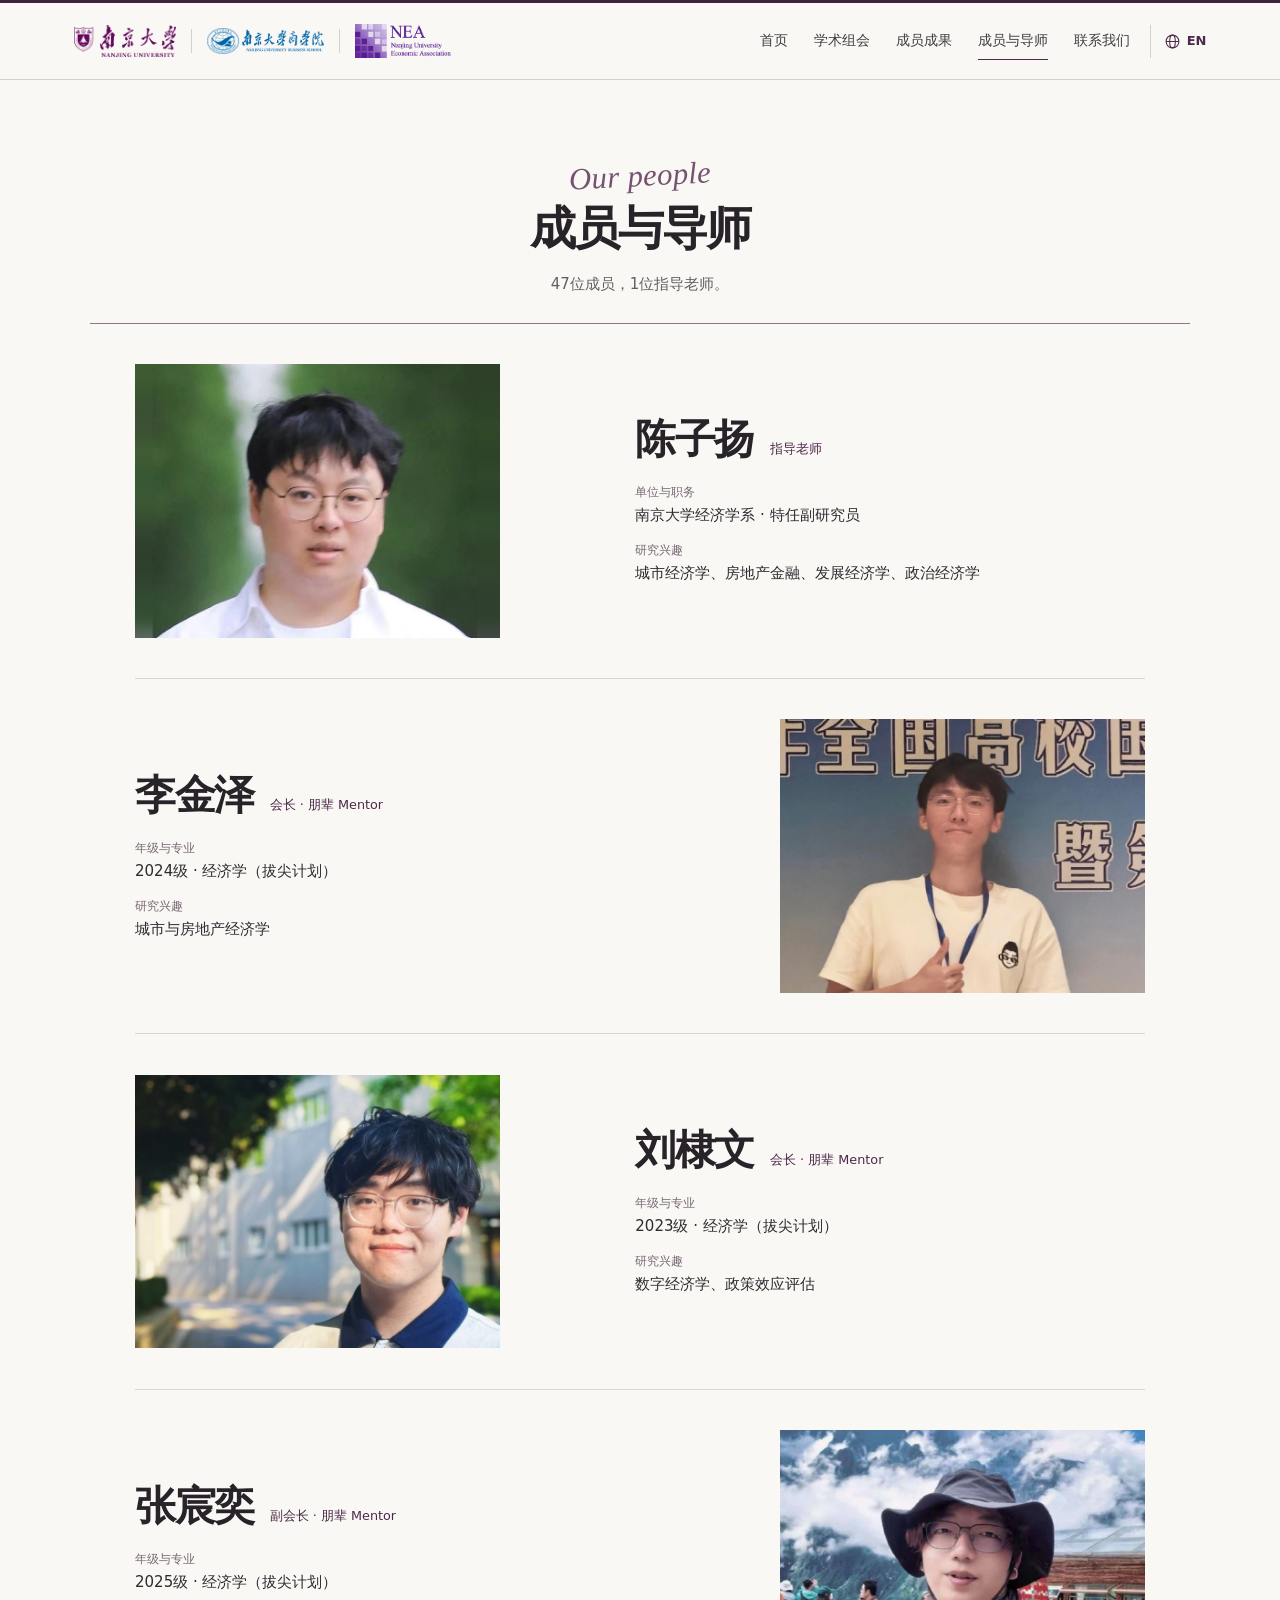
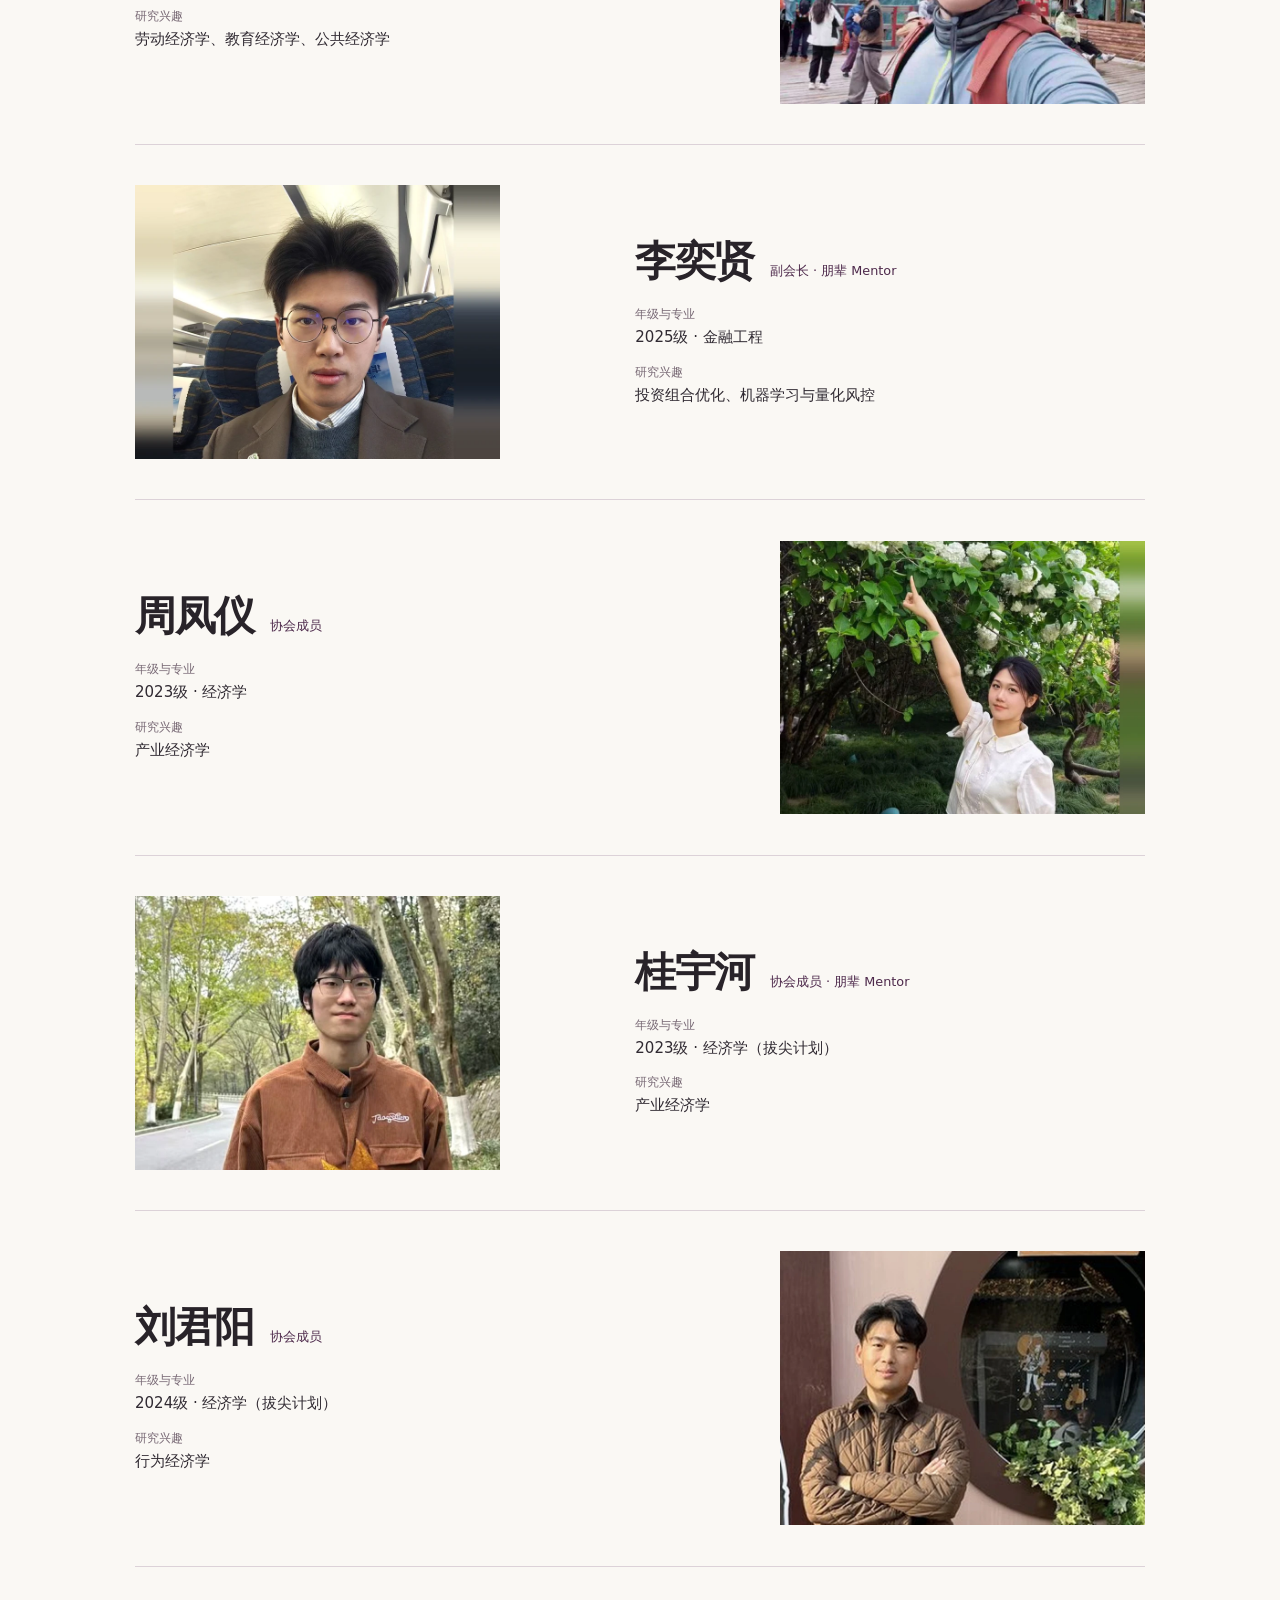
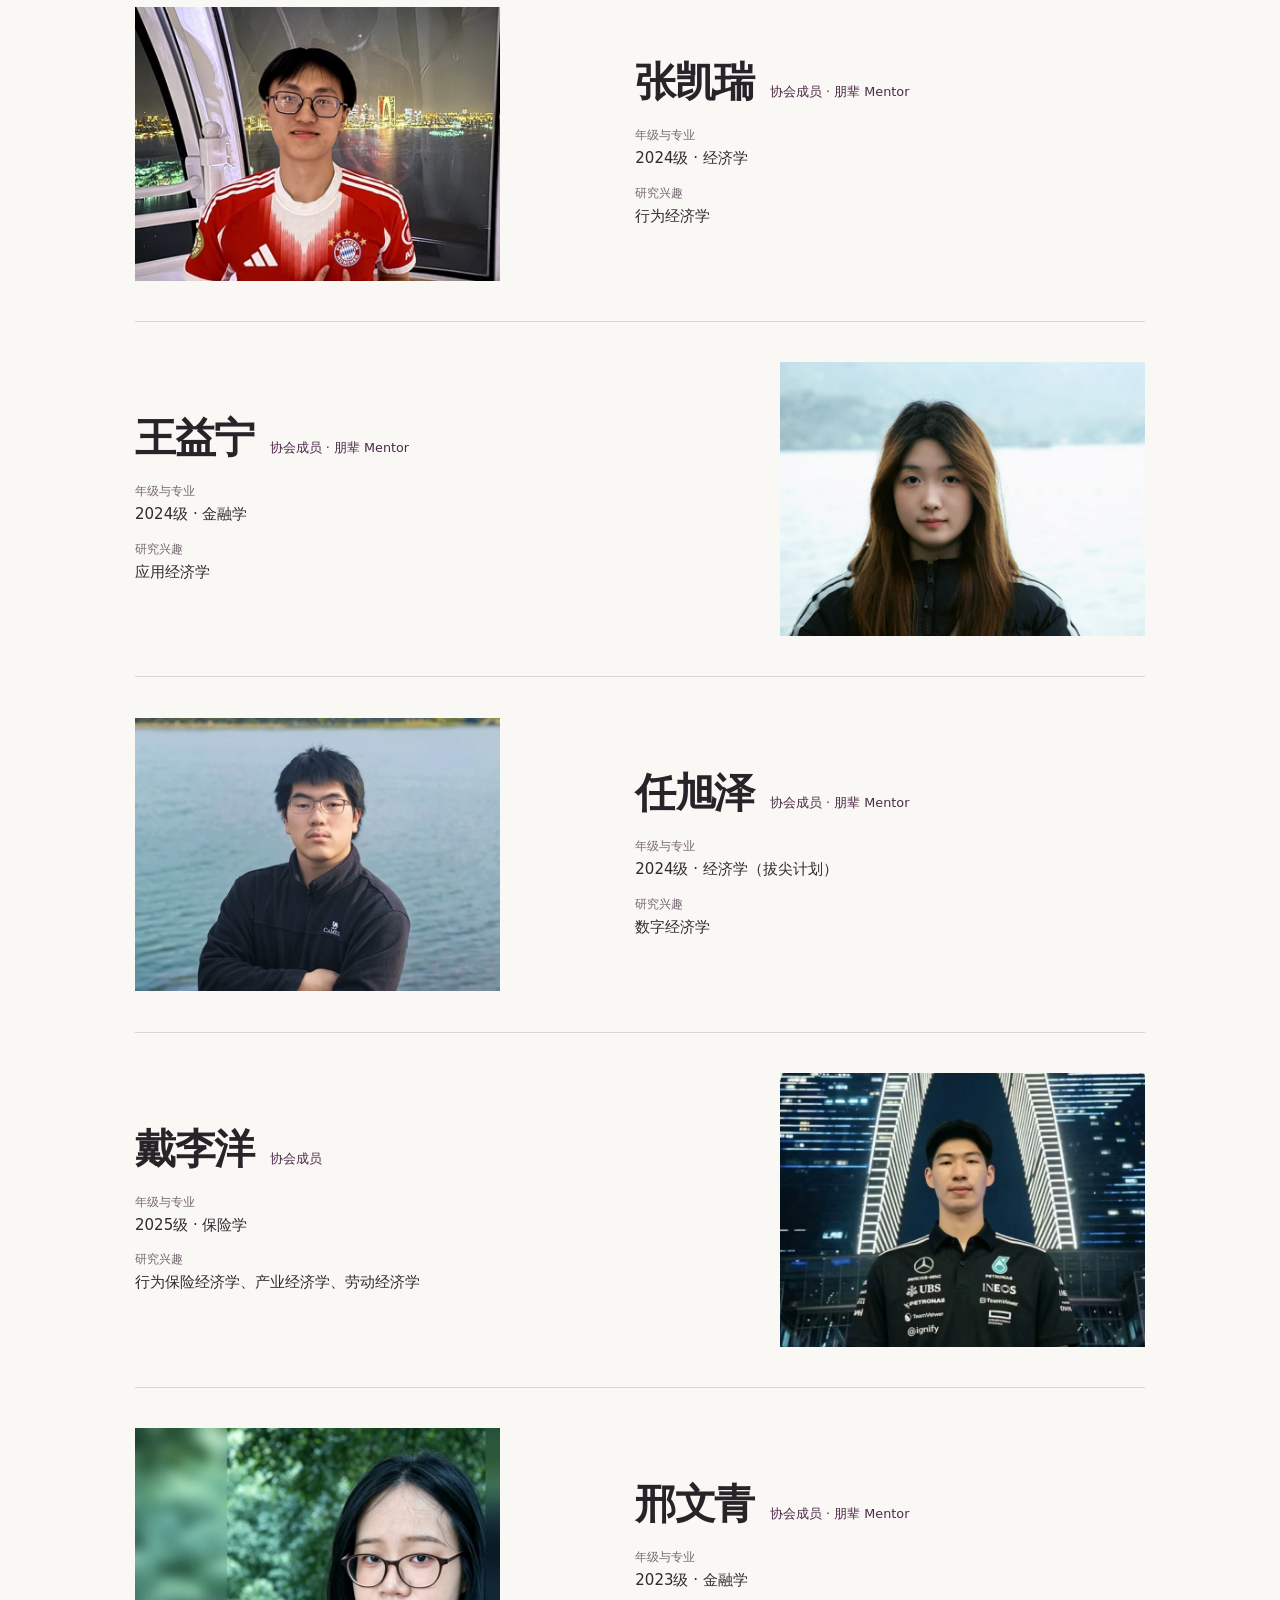
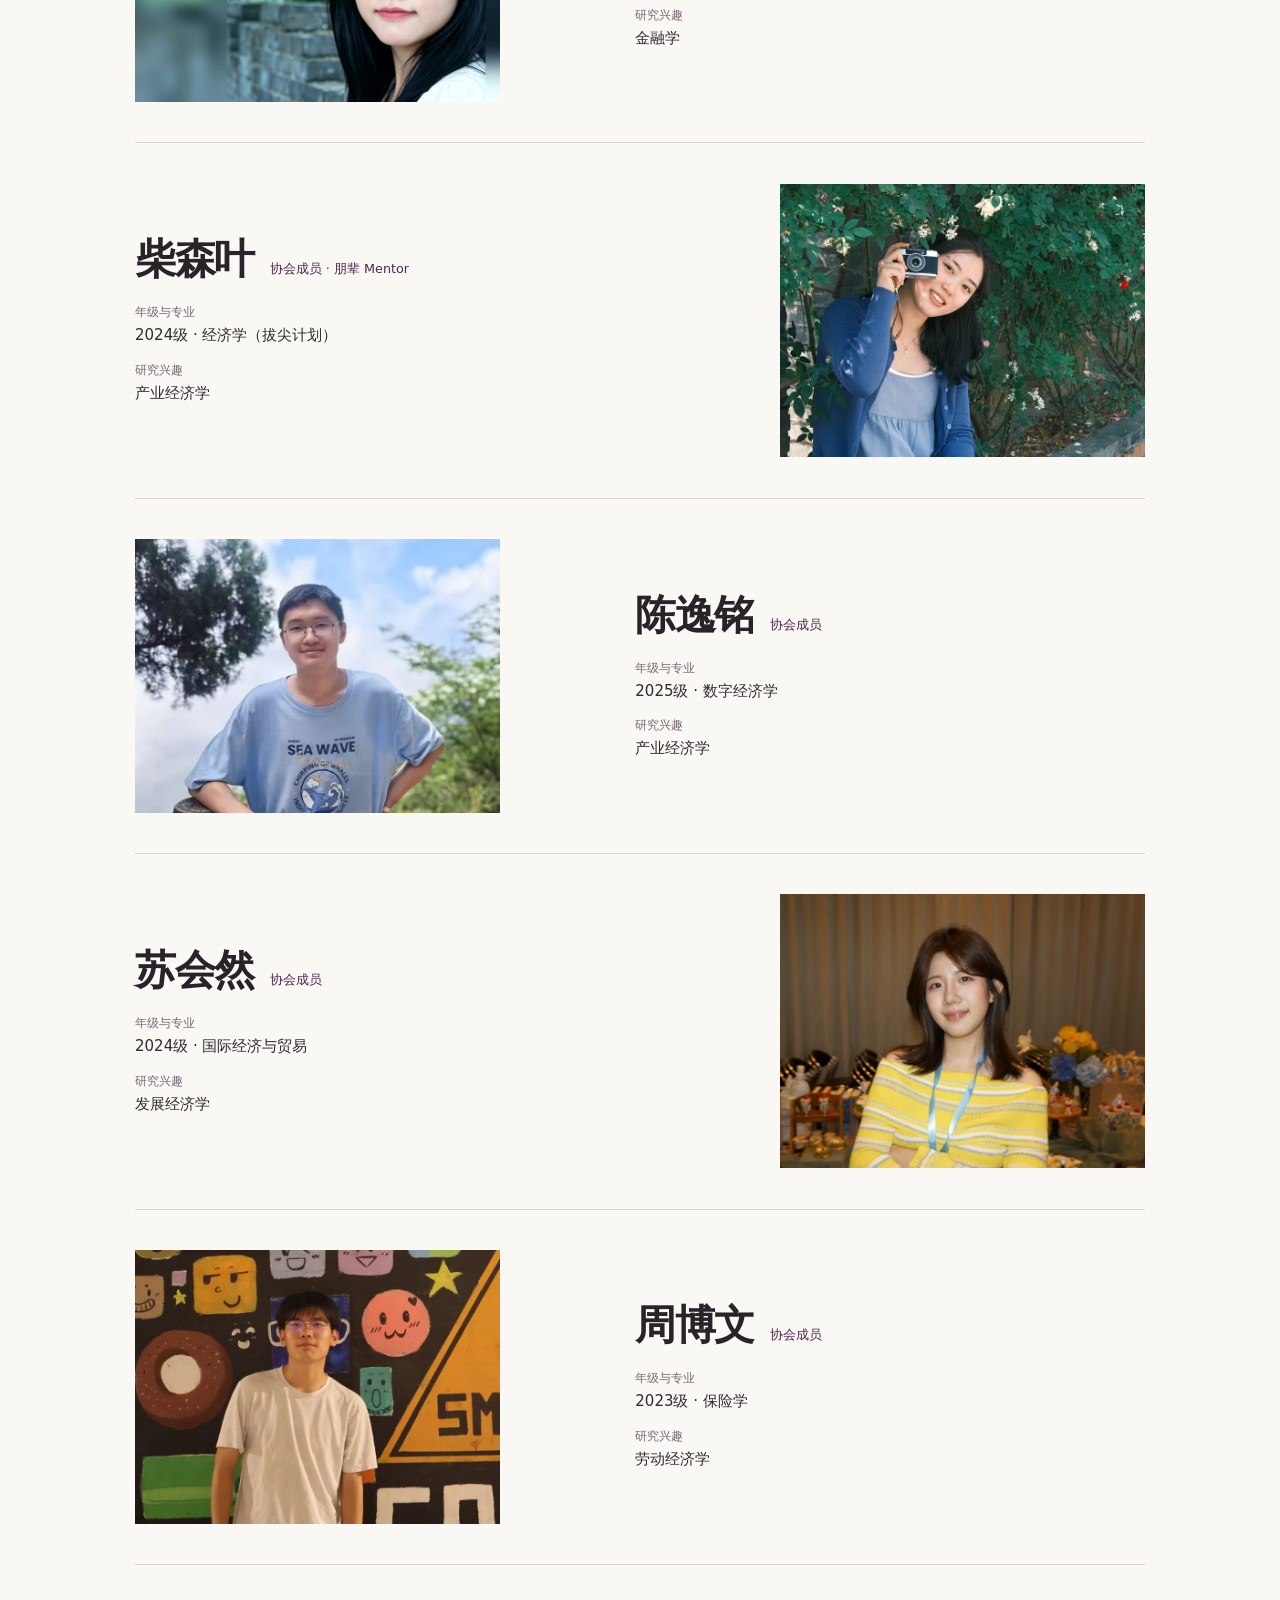
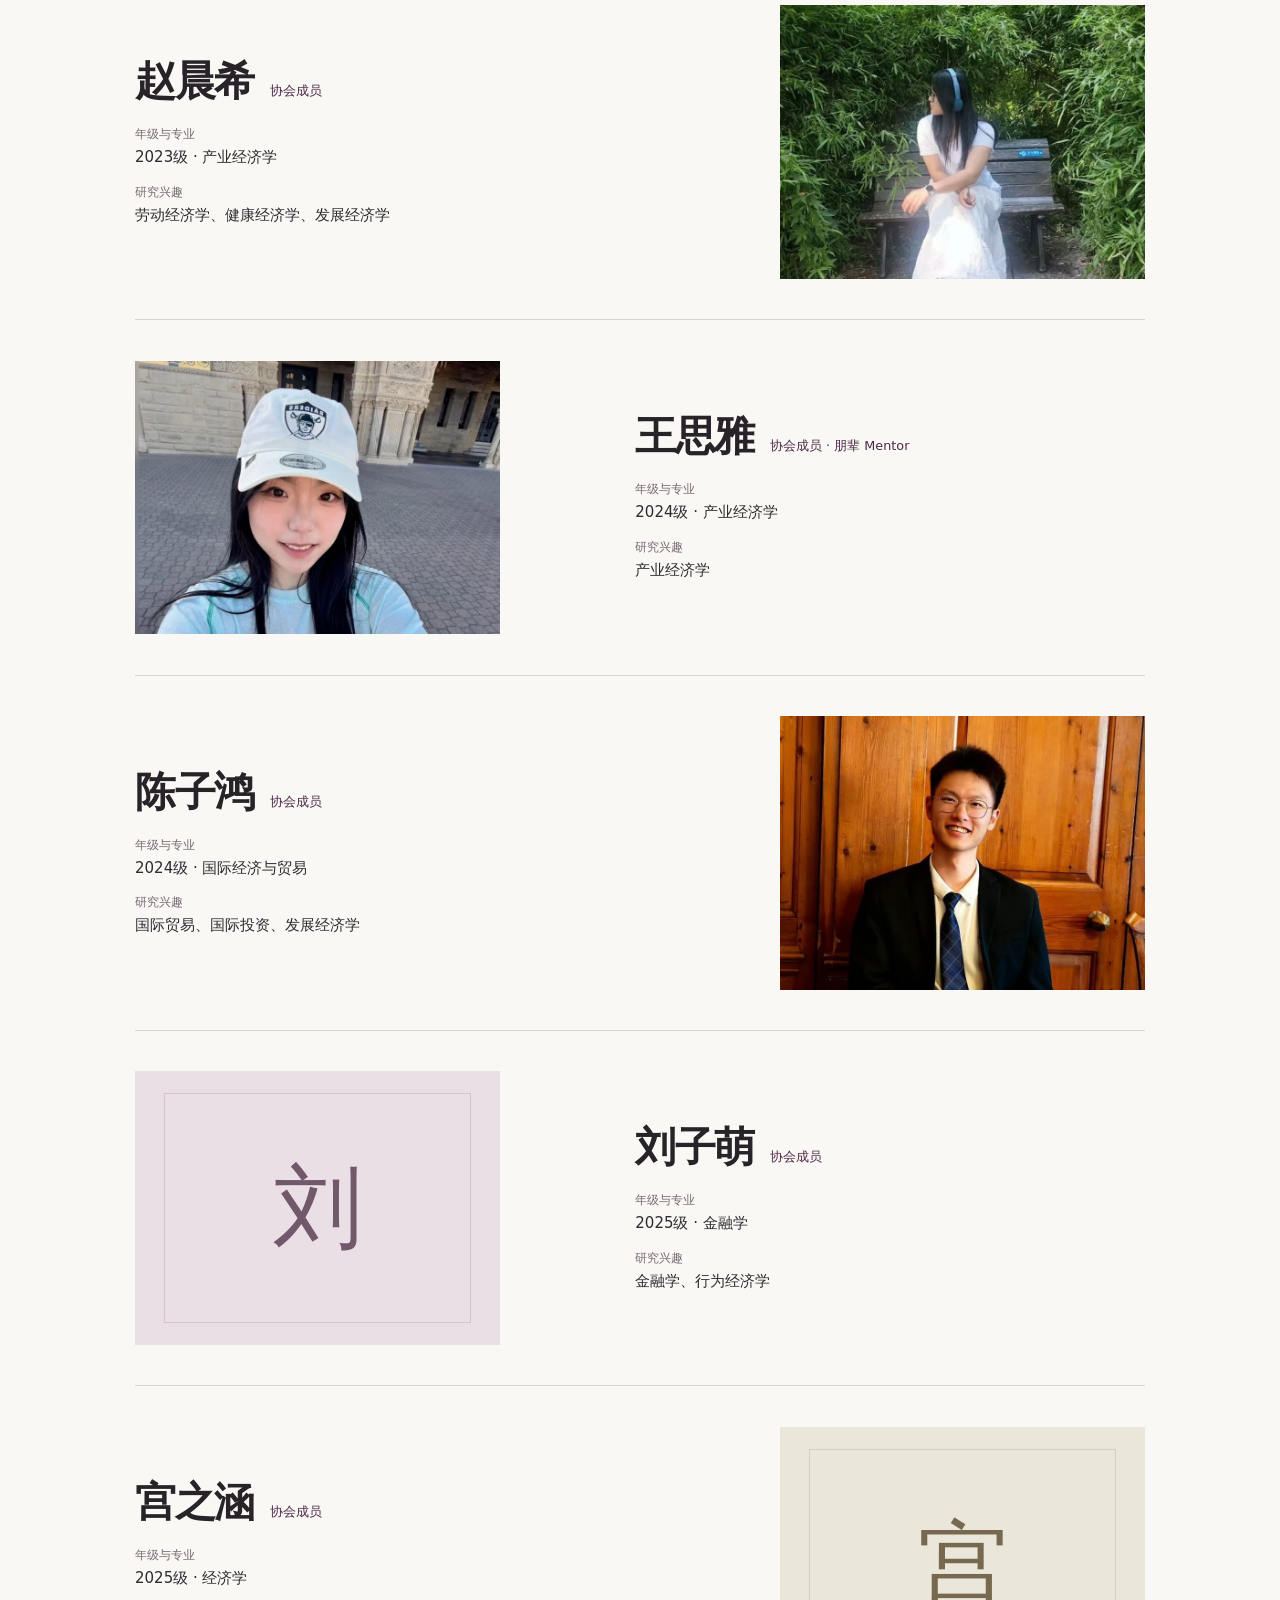
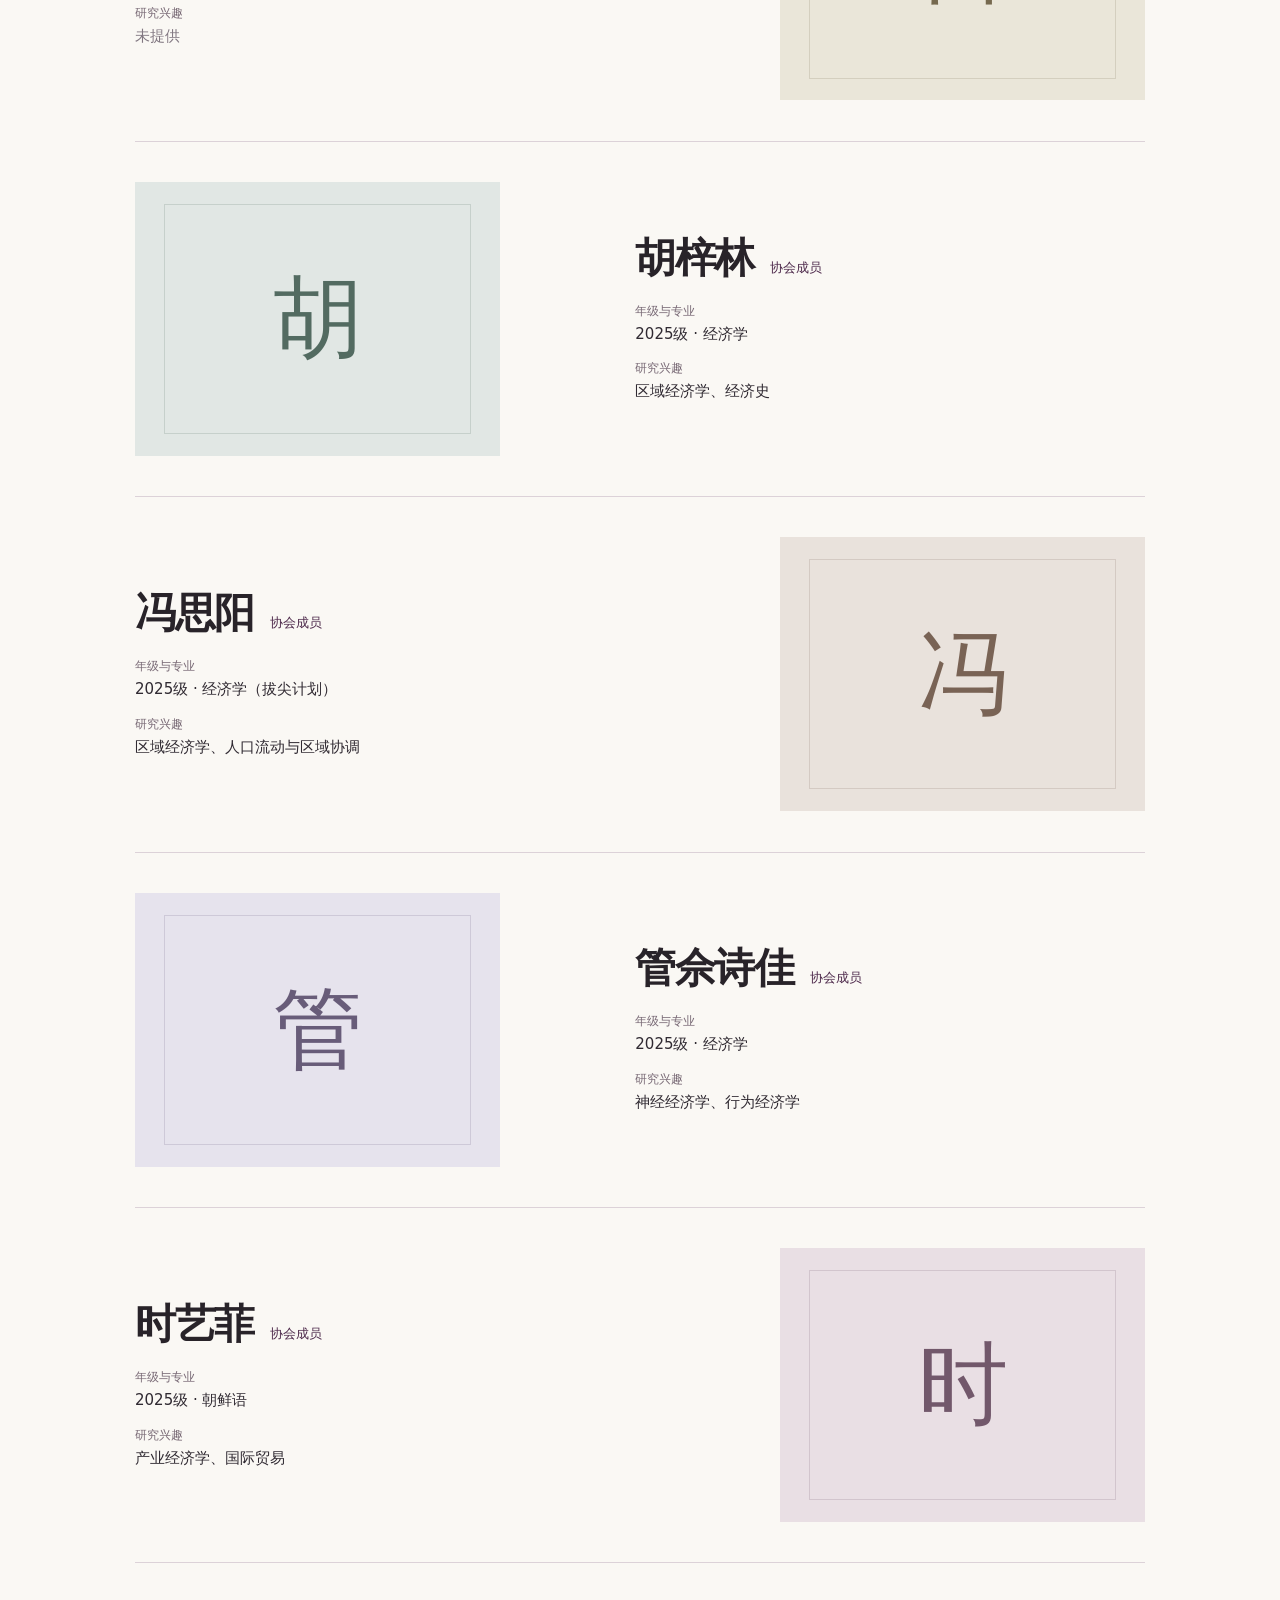
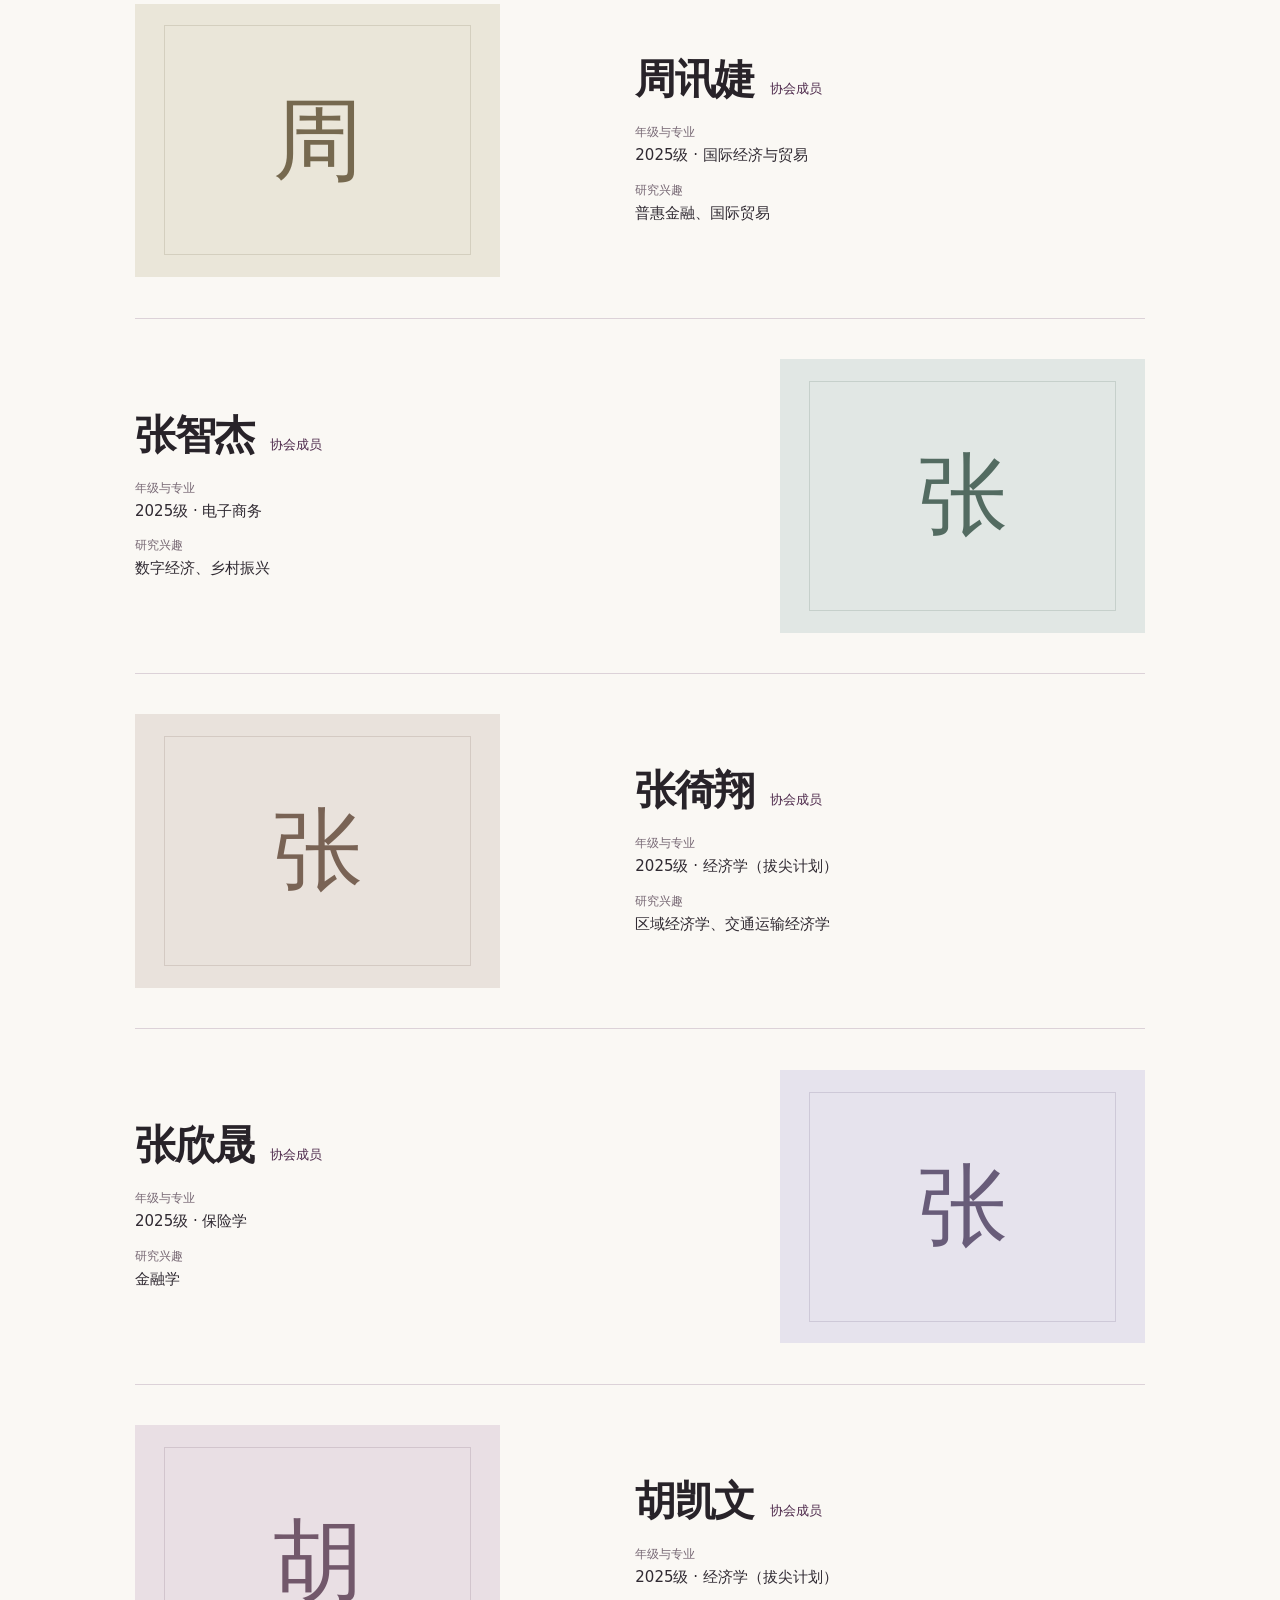
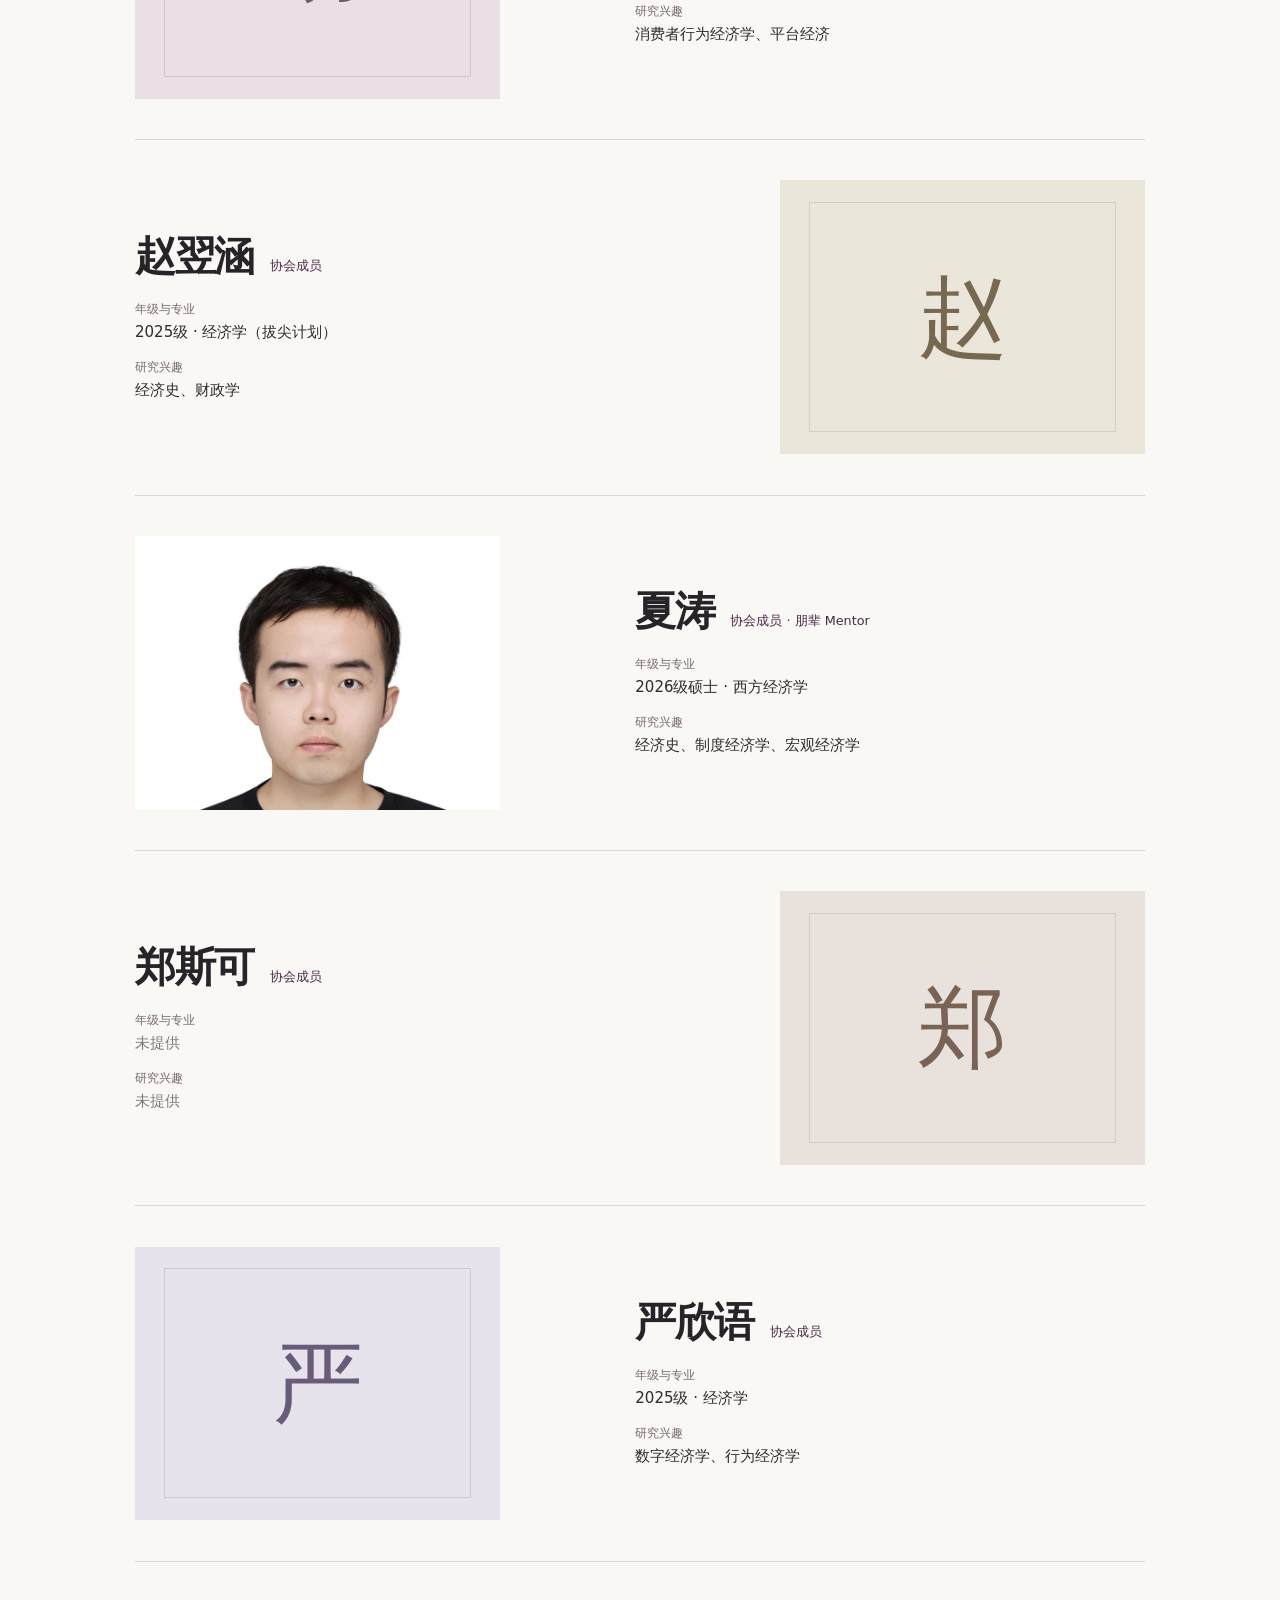
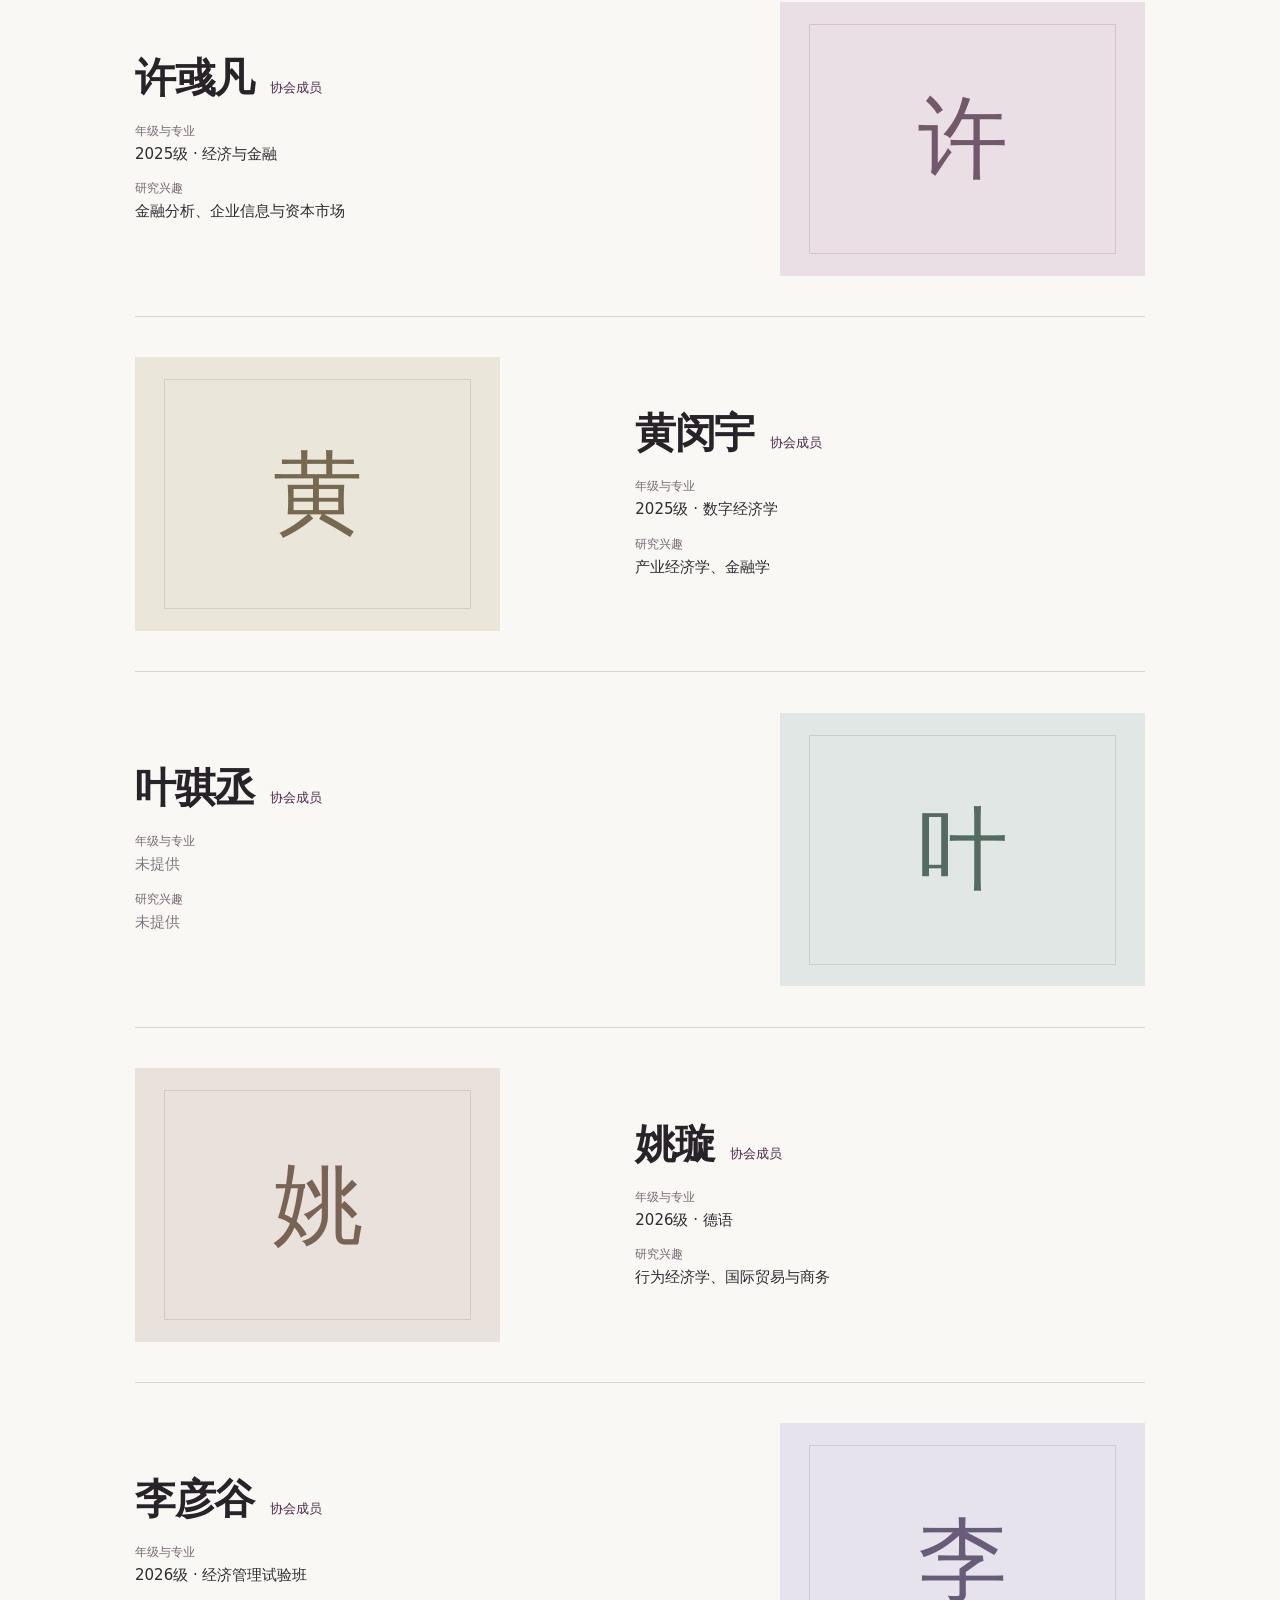
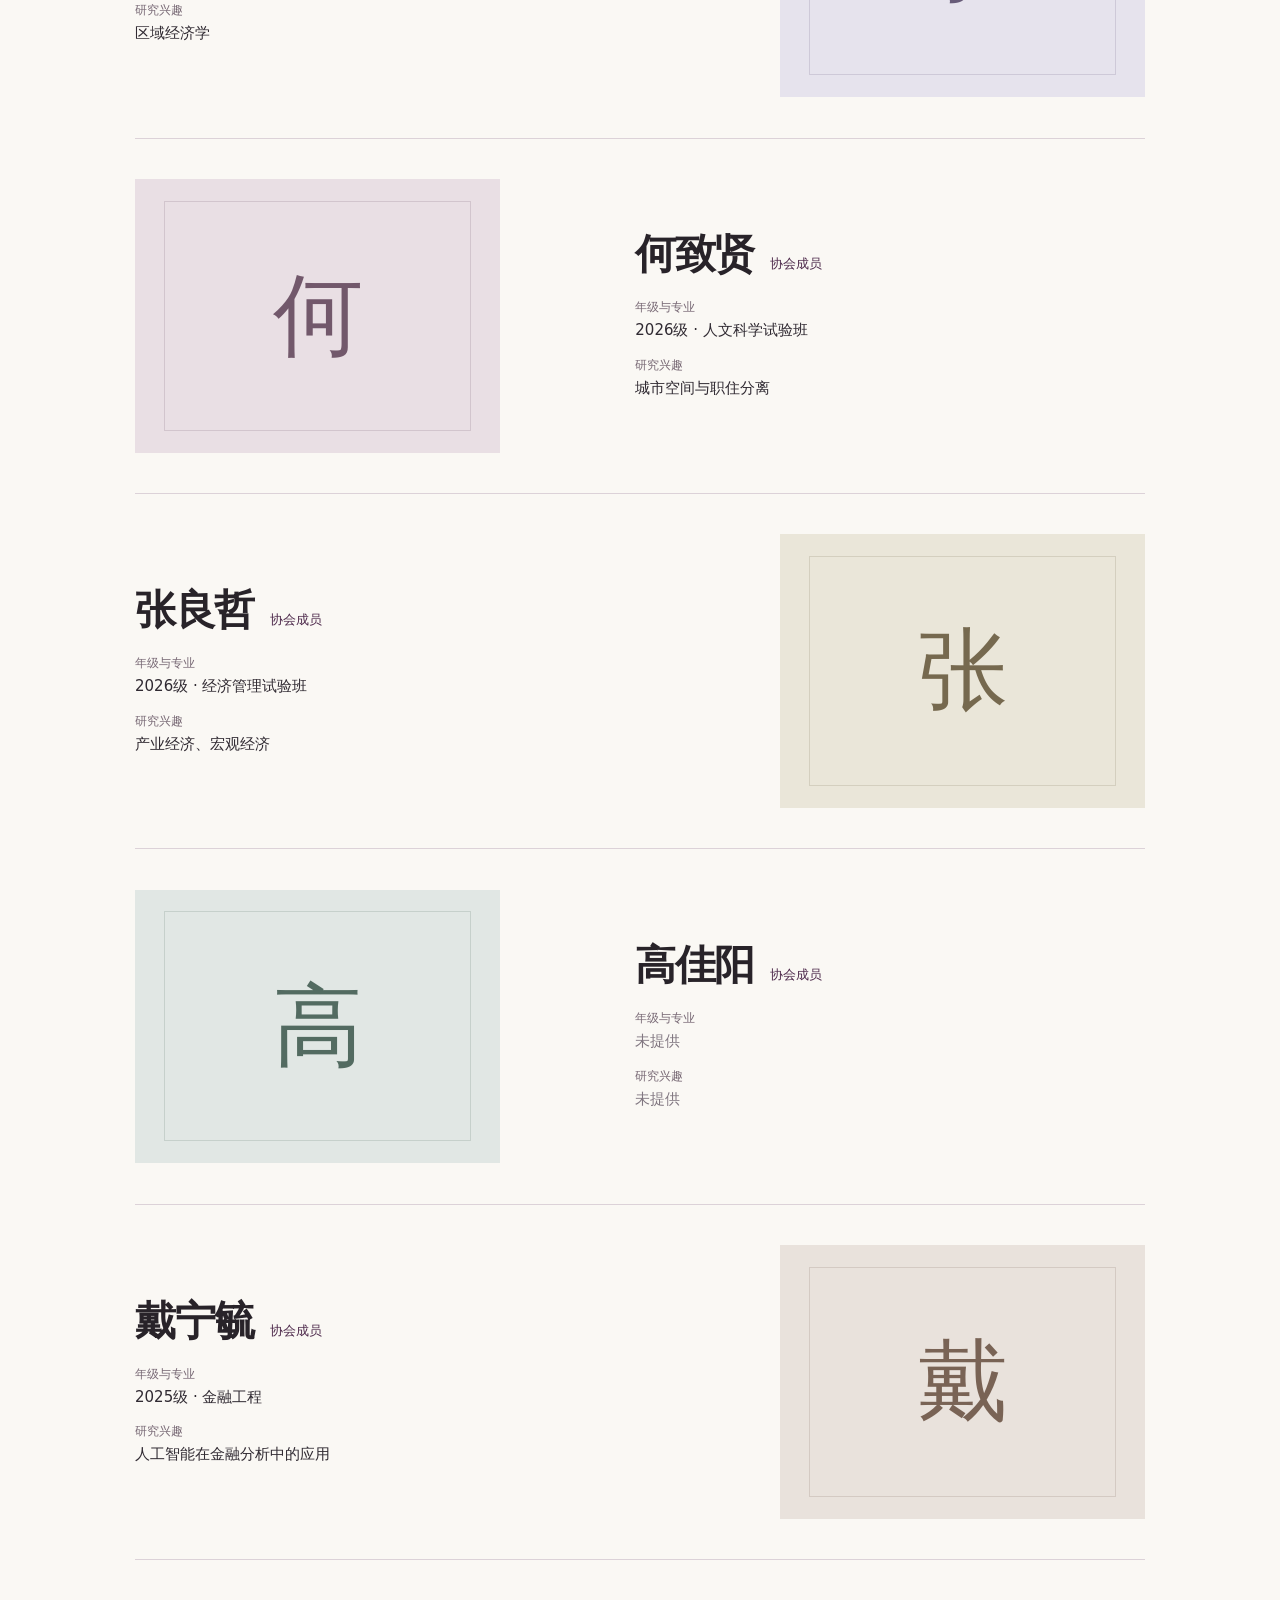
<file: people.html>
<!doctype html>
<html lang="zh-CN"><head><meta charset="utf-8"><meta name="viewport" content="width=device-width,initial-scale=1,viewport-fit=cover"><meta name="theme-color" content="#faf8f4"><meta name="description" content="南京大学经济学协会的学术组会、成员与导师、学生研究及公开联系渠道。"><title>成员与导师 · 南京大学经济学协会</title><link rel="icon" href="assets/nea-mark.png" type="image/png" sizes="96x96">
<link rel="stylesheet" href="assets/style.css?v=e90db62515"></head>
<body class="separate" data-initial="people"><a href="#main" class="skip">跳至正文</a><header class="masthead"><div class="wrap mast-inner"><div class="identities"><a href="https://www.nju.edu.cn/" target="_blank" rel="noopener" aria-label="南京大学官网"><img class="logo-nju" alt="南京大学" src="assets/nju.png"></a><span class="id-rule" aria-hidden="true"></span><a href="https://nubs.nju.edu.cn/" target="_blank" rel="noopener" aria-label="南京大学商学院官网"><img class="logo-nubs" alt="南京大学商学院" src="assets/nubs.png"></a><span class="id-rule" aria-hidden="true"></span><a href="index.html" aria-label="南京大学经济学协会首页"><img class="logo-nea" alt="南京大学经济学协会 NEA" src="assets/nea.png"></a></div>
    <nav class="main-nav" aria-label="主导航"><a href="index.html" data-dest="home">首页</a><a href="seminars.html" data-dest="seminars">学术组会</a><a href="research.html" data-dest="research">成员成果</a><a href="people.html" data-dest="people" aria-current="page">成员与导师</a><a href="contact.html" data-dest="contact">联系我们</a></nav><details class="mobile-nav"><summary><span class="sr-only">主导航</span><span class="menu-lines" aria-hidden="true"></span></summary><nav aria-label="手机导航"><a href="index.html" data-dest="home">首页</a><a href="seminars.html" data-dest="seminars">学术组会</a><a href="research.html" data-dest="research">成员成果</a><a href="people.html" data-dest="people" aria-current="page">成员与导师</a><a href="contact.html" data-dest="contact">联系我们</a></nav></details><button class="language-toggle" type="button" aria-label="切换至英文" title="切换至英文"><svg viewbox="0 0 24 24" fill="none" stroke="currentColor" stroke-width="1.5" aria-hidden="true" focusable="false"><circle cx="12" cy="12" r="9"></circle><ellipse cx="12" cy="12" rx="4" ry="9"></ellipse><path d="M3 12h18"></path></svg><span class="lang-label" lang="en">EN</span></button></div></header><main id="main" tabindex="-1"><div class="page subpage" id="people" aria-label="成员与导师"><div class="sub-wrap directory-wrap">
<div class="page-heading directory-heading"><div class="section-name"><span class="script" lang="en">Our people</span><h1>成员与导师</h1></div>
<p>47位成员，1位指导老师。</p></div><div class="directory-list"><article class="profile-row" data-profile="陈子扬"><figure class="portrait-frame profile-portrait"><img src="assets/member-01-profile.webp" alt="" loading="lazy" decoding="async" draggable="false"></figure><div class="profile-info"><div class="profile-name"><h2>陈子扬</h2><span class="profile-role">指导老师</span></div><dl class="profile-fields"><div><dt>单位与职务</dt><dd>南京大学经济学系 · 特任副研究员</dd></div><div><dt>研究兴趣</dt><dd>城市经济学、房地产金融、发展经济学、政治经济学</dd></div></dl></div></article><article class="profile-row" data-profile="李金泽"><figure class="portrait-frame profile-portrait"><img src="assets/member-02-profile.webp" alt="" loading="lazy" decoding="async" draggable="false"></figure><div class="profile-info"><div class="profile-name"><h2>李金泽</h2><span class="profile-role">会长 · 朋辈 Mentor</span></div><dl class="profile-fields"><div><dt>年级与专业</dt><dd>2024级 · 经济学（拔尖计划）</dd></div><div><dt>研究兴趣</dt><dd>城市与房地产经济学</dd></div></dl></div></article><article class="profile-row" data-profile="刘棣文"><figure class="portrait-frame profile-portrait"><img src="assets/member-03-profile.webp" alt="" loading="lazy" decoding="async" draggable="false"></figure><div class="profile-info"><div class="profile-name"><h2>刘棣文</h2><span class="profile-role">会长 · 朋辈 Mentor</span></div><dl class="profile-fields"><div><dt>年级与专业</dt><dd>2023级 · 经济学（拔尖计划）</dd></div><div><dt>研究兴趣</dt><dd>数字经济学、政策效应评估</dd></div></dl></div></article><article class="profile-row" data-profile="张宸奕"><figure class="portrait-frame profile-portrait"><img src="assets/member-04-profile.webp" alt="" loading="lazy" decoding="async" draggable="false"></figure><div class="profile-info"><div class="profile-name"><h2>张宸奕</h2><span class="profile-role">副会长 · 朋辈 Mentor</span></div><dl class="profile-fields"><div><dt>年级与专业</dt><dd>2025级 · 经济学（拔尖计划）</dd></div><div><dt>研究兴趣</dt><dd>劳动经济学、教育经济学、公共经济学</dd></div></dl></div></article><article class="profile-row" data-profile="李奕贤"><figure class="portrait-frame profile-portrait"><img src="assets/member-05-profile.webp" alt="" loading="lazy" decoding="async" draggable="false"></figure><div class="profile-info"><div class="profile-name"><h2>李奕贤</h2><span class="profile-role">副会长 · 朋辈 Mentor</span></div><dl class="profile-fields"><div><dt>年级与专业</dt><dd>2025级 · 金融工程</dd></div><div><dt>研究兴趣</dt><dd>投资组合优化、机器学习与量化风控</dd></div></dl></div></article><article class="profile-row" data-profile="周凤仪"><figure class="portrait-frame profile-portrait"><img src="assets/member-06-profile.webp" alt="" loading="lazy" decoding="async" draggable="false"></figure><div class="profile-info"><div class="profile-name"><h2>周凤仪</h2><span class="profile-role" data-en="Member">协会成员</span></div><dl class="profile-fields"><div><dt>年级与专业</dt><dd>2023级 · 经济学</dd></div><div><dt>研究兴趣</dt><dd>产业经济学</dd></div></dl></div></article><article class="profile-row" data-profile="桂宇河"><figure class="portrait-frame profile-portrait"><img src="assets/member-07-profile.webp" alt="" loading="lazy" decoding="async" draggable="false"></figure><div class="profile-info"><div class="profile-name"><h2>桂宇河</h2><span class="profile-role">协会成员 · 朋辈 Mentor</span></div><dl class="profile-fields"><div><dt>年级与专业</dt><dd>2023级 · 经济学（拔尖计划）</dd></div><div><dt>研究兴趣</dt><dd>产业经济学</dd></div></dl></div></article><article class="profile-row" data-profile="刘君阳"><figure class="portrait-frame profile-portrait"><img src="assets/member-08-profile.webp" alt="" loading="lazy" decoding="async" draggable="false"></figure><div class="profile-info"><div class="profile-name"><h2>刘君阳</h2><span class="profile-role" data-en="Member">协会成员</span></div><dl class="profile-fields"><div><dt>年级与专业</dt><dd>2024级 · 经济学（拔尖计划）</dd></div><div><dt>研究兴趣</dt><dd>行为经济学</dd></div></dl></div></article><article class="profile-row" data-profile="张凯瑞"><figure class="portrait-frame profile-portrait"><img src="assets/member-09-profile.webp" alt="" loading="lazy" decoding="async" draggable="false"></figure><div class="profile-info"><div class="profile-name"><h2>张凯瑞</h2><span class="profile-role">协会成员 · 朋辈 Mentor</span></div><dl class="profile-fields"><div><dt>年级与专业</dt><dd>2024级 · 经济学</dd></div><div><dt>研究兴趣</dt><dd>行为经济学</dd></div></dl></div></article><article class="profile-row" data-profile="王益宁"><figure class="portrait-frame profile-portrait"><img src="assets/member-10-profile.webp" alt="" loading="lazy" decoding="async" draggable="false"></figure><div class="profile-info"><div class="profile-name"><h2>王益宁</h2><span class="profile-role">协会成员 · 朋辈 Mentor</span></div><dl class="profile-fields"><div><dt>年级与专业</dt><dd>2024级 · 金融学</dd></div><div><dt>研究兴趣</dt><dd>应用经济学</dd></div></dl></div></article><article class="profile-row" data-profile="任旭泽"><figure class="portrait-frame profile-portrait"><img src="assets/member-11-profile.webp" alt="" loading="lazy" decoding="async" draggable="false"></figure><div class="profile-info"><div class="profile-name"><h2>任旭泽</h2><span class="profile-role">协会成员 · 朋辈 Mentor</span></div><dl class="profile-fields"><div><dt>年级与专业</dt><dd>2024级 · 经济学（拔尖计划）</dd></div><div><dt>研究兴趣</dt><dd>数字经济学</dd></div></dl></div></article><article class="profile-row" data-profile="戴李洋"><figure class="portrait-frame profile-portrait"><img src="assets/member-12-profile.webp" alt="" loading="lazy" decoding="async" draggable="false"></figure><div class="profile-info"><div class="profile-name"><h2>戴李洋</h2><span class="profile-role" data-en="Member">协会成员</span></div><dl class="profile-fields"><div><dt>年级与专业</dt><dd>2025级 · 保险学</dd></div><div><dt>研究兴趣</dt><dd>行为保险经济学、产业经济学、劳动经济学</dd></div></dl></div></article><article class="profile-row" data-profile="邢文青"><figure class="portrait-frame profile-portrait"><img src="assets/member-13-profile.webp" alt="" loading="lazy" decoding="async" draggable="false"></figure><div class="profile-info"><div class="profile-name"><h2>邢文青</h2><span class="profile-role">协会成员 · 朋辈 Mentor</span></div><dl class="profile-fields"><div><dt>年级与专业</dt><dd>2023级 · 金融学</dd></div><div><dt>研究兴趣</dt><dd>金融学</dd></div></dl></div></article><article class="profile-row" data-profile="柴森叶"><figure class="portrait-frame profile-portrait"><img src="assets/member-14-profile.webp" alt="" loading="lazy" decoding="async" draggable="false"></figure><div class="profile-info"><div class="profile-name"><h2>柴森叶</h2><span class="profile-role">协会成员 · 朋辈 Mentor</span></div><dl class="profile-fields"><div><dt>年级与专业</dt><dd>2024级 · 经济学（拔尖计划）</dd></div><div><dt>研究兴趣</dt><dd>产业经济学</dd></div></dl></div></article><article class="profile-row" data-profile="陈逸铭"><figure class="portrait-frame profile-portrait"><img src="assets/member-15-profile.webp" alt="" loading="lazy" decoding="async" draggable="false"></figure><div class="profile-info"><div class="profile-name"><h2>陈逸铭</h2><span class="profile-role" data-en="Member">协会成员</span></div><dl class="profile-fields"><div><dt>年级与专业</dt><dd>2025级 · 数字经济学</dd></div><div><dt>研究兴趣</dt><dd>产业经济学</dd></div></dl></div></article><article class="profile-row" data-profile="苏会然"><figure class="portrait-frame profile-portrait"><img src="assets/member-16-profile.webp" alt="" loading="lazy" decoding="async" draggable="false"></figure><div class="profile-info"><div class="profile-name"><h2>苏会然</h2><span class="profile-role" data-en="Member">协会成员</span></div><dl class="profile-fields"><div><dt>年级与专业</dt><dd>2024级 · 国际经济与贸易</dd></div><div><dt>研究兴趣</dt><dd>发展经济学</dd></div></dl></div></article><article class="profile-row" data-profile="周博文"><figure class="portrait-frame profile-portrait"><img src="assets/member-17-profile.webp" alt="" loading="lazy" decoding="async" draggable="false"></figure><div class="profile-info"><div class="profile-name"><h2>周博文</h2><span class="profile-role" data-en="Member">协会成员</span></div><dl class="profile-fields"><div><dt>年级与专业</dt><dd>2023级 · 保险学</dd></div><div><dt>研究兴趣</dt><dd>劳动经济学</dd></div></dl></div></article><article class="profile-row" data-profile="赵晨希"><figure class="portrait-frame profile-portrait"><img src="assets/member-18-profile.webp" alt="" loading="lazy" decoding="async" draggable="false"></figure><div class="profile-info"><div class="profile-name"><h2>赵晨希</h2><span class="profile-role" data-en="Member">协会成员</span></div><dl class="profile-fields"><div><dt>年级与专业</dt><dd>2023级 · 产业经济学</dd></div><div><dt>研究兴趣</dt><dd>劳动经济学、健康经济学、发展经济学</dd></div></dl></div></article><article class="profile-row" data-profile="王思雅"><figure class="portrait-frame profile-portrait"><img src="assets/member-19-profile.webp" alt="" loading="lazy" decoding="async" draggable="false"></figure><div class="profile-info"><div class="profile-name"><h2>王思雅</h2><span class="profile-role">协会成员 · 朋辈 Mentor</span></div><dl class="profile-fields"><div><dt>年级与专业</dt><dd>2024级 · 产业经济学</dd></div><div><dt>研究兴趣</dt><dd>产业经济学</dd></div></dl></div></article><article class="profile-row" data-profile="陈子鸿"><figure class="portrait-frame profile-portrait"><img src="assets/member-20-profile.webp" alt="" loading="lazy" decoding="async" draggable="false"></figure><div class="profile-info"><div class="profile-name"><h2>陈子鸿</h2><span class="profile-role" data-en="Member">协会成员</span></div><dl class="profile-fields"><div><dt>年级与专业</dt><dd>2024级 · 国际经济与贸易</dd></div><div><dt>研究兴趣</dt><dd>国际贸易、国际投资、发展经济学</dd></div></dl></div></article><article class="profile-row" data-profile="刘子萌"><figure class="portrait-frame profile-portrait initials tone-0" role="img" aria-label="刘子萌的姓氏字卡"><span class="monogram" aria-hidden="true">刘</span></figure><div class="profile-info"><div class="profile-name"><h2>刘子萌</h2><span class="profile-role" data-en="Member">协会成员</span></div><dl class="profile-fields"><div><dt>年级与专业</dt><dd>2025级 · 金融学</dd></div><div><dt>研究兴趣</dt><dd>金融学、行为经济学</dd></div></dl></div></article><article class="profile-row" data-profile="宫之涵"><figure class="portrait-frame profile-portrait initials tone-1" role="img" aria-label="宫之涵的姓氏字卡"><span class="monogram" aria-hidden="true">宫</span></figure><div class="profile-info"><div class="profile-name"><h2>宫之涵</h2><span class="profile-role" data-en="Member">协会成员</span></div><dl class="profile-fields"><div><dt>年级与专业</dt><dd>2025级 · 经济学</dd></div><div><dt>研究兴趣</dt><dd class="missing">未提供</dd></div></dl></div></article><article class="profile-row" data-profile="胡梓林"><figure class="portrait-frame profile-portrait initials tone-2" role="img" aria-label="胡梓林的姓氏字卡"><span class="monogram" aria-hidden="true">胡</span></figure><div class="profile-info"><div class="profile-name"><h2>胡梓林</h2><span class="profile-role" data-en="Member">协会成员</span></div><dl class="profile-fields"><div><dt>年级与专业</dt><dd>2025级 · 经济学</dd></div><div><dt>研究兴趣</dt><dd>区域经济学、经济史</dd></div></dl></div></article><article class="profile-row" data-profile="冯思阳"><figure class="portrait-frame profile-portrait initials tone-3" role="img" aria-label="冯思阳的姓氏字卡"><span class="monogram" aria-hidden="true">冯</span></figure><div class="profile-info"><div class="profile-name"><h2>冯思阳</h2><span class="profile-role" data-en="Member">协会成员</span></div><dl class="profile-fields"><div><dt>年级与专业</dt><dd>2025级 · 经济学（拔尖计划）</dd></div><div><dt>研究兴趣</dt><dd>区域经济学、人口流动与区域协调</dd></div></dl></div></article><article class="profile-row" data-profile="管佘诗佳"><figure class="portrait-frame profile-portrait initials tone-4" role="img" aria-label="管佘诗佳的姓氏字卡"><span class="monogram" aria-hidden="true">管</span></figure><div class="profile-info"><div class="profile-name"><h2>管佘诗佳</h2><span class="profile-role" data-en="Member">协会成员</span></div><dl class="profile-fields"><div><dt>年级与专业</dt><dd>2025级 · 经济学</dd></div><div><dt>研究兴趣</dt><dd>神经经济学、行为经济学</dd></div></dl></div></article><article class="profile-row" data-profile="时艺菲"><figure class="portrait-frame profile-portrait initials tone-0" role="img" aria-label="时艺菲的姓氏字卡"><span class="monogram" aria-hidden="true">时</span></figure><div class="profile-info"><div class="profile-name"><h2>时艺菲</h2><span class="profile-role" data-en="Member">协会成员</span></div><dl class="profile-fields"><div><dt>年级与专业</dt><dd>2025级 · 朝鲜语</dd></div><div><dt>研究兴趣</dt><dd>产业经济学、国际贸易</dd></div></dl></div></article><article class="profile-row" data-profile="周讯婕"><figure class="portrait-frame profile-portrait initials tone-1" role="img" aria-label="周讯婕的姓氏字卡"><span class="monogram" aria-hidden="true">周</span></figure><div class="profile-info"><div class="profile-name"><h2>周讯婕</h2><span class="profile-role" data-en="Member">协会成员</span></div><dl class="profile-fields"><div><dt>年级与专业</dt><dd>2025级 · 国际经济与贸易</dd></div><div><dt>研究兴趣</dt><dd>普惠金融、国际贸易</dd></div></dl></div></article><article class="profile-row" data-profile="张智杰"><figure class="portrait-frame profile-portrait initials tone-2" role="img" aria-label="张智杰的姓氏字卡"><span class="monogram" aria-hidden="true">张</span></figure><div class="profile-info"><div class="profile-name"><h2>张智杰</h2><span class="profile-role" data-en="Member">协会成员</span></div><dl class="profile-fields"><div><dt>年级与专业</dt><dd>2025级 · 电子商务</dd></div><div><dt>研究兴趣</dt><dd>数字经济、乡村振兴</dd></div></dl></div></article><article class="profile-row" data-profile="张徛翔"><figure class="portrait-frame profile-portrait initials tone-3" role="img" aria-label="张徛翔的姓氏字卡"><span class="monogram" aria-hidden="true">张</span></figure><div class="profile-info"><div class="profile-name"><h2>张徛翔</h2><span class="profile-role" data-en="Member">协会成员</span></div><dl class="profile-fields"><div><dt>年级与专业</dt><dd>2025级 · 经济学（拔尖计划）</dd></div><div><dt>研究兴趣</dt><dd>区域经济学、交通运输经济学</dd></div></dl></div></article><article class="profile-row" data-profile="张欣晟"><figure class="portrait-frame profile-portrait initials tone-4" role="img" aria-label="张欣晟的姓氏字卡"><span class="monogram" aria-hidden="true">张</span></figure><div class="profile-info"><div class="profile-name"><h2>张欣晟</h2><span class="profile-role" data-en="Member">协会成员</span></div><dl class="profile-fields"><div><dt>年级与专业</dt><dd>2025级 · 保险学</dd></div><div><dt>研究兴趣</dt><dd>金融学</dd></div></dl></div></article><article class="profile-row" data-profile="胡凯文"><figure class="portrait-frame profile-portrait initials tone-0" role="img" aria-label="胡凯文的姓氏字卡"><span class="monogram" aria-hidden="true">胡</span></figure><div class="profile-info"><div class="profile-name"><h2>胡凯文</h2><span class="profile-role" data-en="Member">协会成员</span></div><dl class="profile-fields"><div><dt>年级与专业</dt><dd>2025级 · 经济学（拔尖计划）</dd></div><div><dt>研究兴趣</dt><dd>消费者行为经济学、平台经济</dd></div></dl></div></article><article class="profile-row" data-profile="赵翌涵"><figure class="portrait-frame profile-portrait initials tone-1" role="img" aria-label="赵翌涵的姓氏字卡"><span class="monogram" aria-hidden="true">赵</span></figure><div class="profile-info"><div class="profile-name"><h2>赵翌涵</h2><span class="profile-role" data-en="Member">协会成员</span></div><dl class="profile-fields"><div><dt>年级与专业</dt><dd>2025级 · 经济学（拔尖计划）</dd></div><div><dt>研究兴趣</dt><dd>经济史、财政学</dd></div></dl></div></article><article class="profile-row" data-profile="夏涛"><figure class="portrait-frame profile-portrait"><img src="assets/member-33-profile.webp" alt="" loading="lazy" decoding="async" draggable="false"></figure><div class="profile-info"><div class="profile-name"><h2>夏涛</h2><span class="profile-role">协会成员 · 朋辈 Mentor</span></div><dl class="profile-fields"><div><dt>年级与专业</dt><dd>2026级硕士 · 西方经济学</dd></div><div><dt>研究兴趣</dt><dd>经济史、制度经济学、宏观经济学</dd></div></dl></div></article><article class="profile-row" data-profile="郑斯可"><figure class="portrait-frame profile-portrait initials tone-3" role="img" aria-label="郑斯可的姓氏字卡"><span class="monogram" aria-hidden="true">郑</span></figure><div class="profile-info"><div class="profile-name"><h2>郑斯可</h2><span class="profile-role" data-en="Member">协会成员</span></div><dl class="profile-fields"><div><dt>年级与专业</dt><dd class="missing">未提供</dd></div><div><dt>研究兴趣</dt><dd class="missing">未提供</dd></div></dl></div></article><article class="profile-row" data-profile="严欣语"><figure class="portrait-frame profile-portrait initials tone-4" role="img" aria-label="严欣语的姓氏字卡"><span class="monogram" aria-hidden="true">严</span></figure><div class="profile-info"><div class="profile-name"><h2>严欣语</h2><span class="profile-role" data-en="Member">协会成员</span></div><dl class="profile-fields"><div><dt>年级与专业</dt><dd>2025级 · 经济学</dd></div><div><dt>研究兴趣</dt><dd>数字经济学、行为经济学</dd></div></dl></div></article><article class="profile-row" data-profile="许彧凡"><figure class="portrait-frame profile-portrait initials tone-0" role="img" aria-label="许彧凡的姓氏字卡"><span class="monogram" aria-hidden="true">许</span></figure><div class="profile-info"><div class="profile-name"><h2>许彧凡</h2><span class="profile-role" data-en="Member">协会成员</span></div><dl class="profile-fields"><div><dt>年级与专业</dt><dd>2025级 · 经济与金融</dd></div><div><dt>研究兴趣</dt><dd>金融分析、企业信息与资本市场</dd></div></dl></div></article><article class="profile-row" data-profile="黄闵宇"><figure class="portrait-frame profile-portrait initials tone-1" role="img" aria-label="黄闵宇的姓氏字卡"><span class="monogram" aria-hidden="true">黄</span></figure><div class="profile-info"><div class="profile-name"><h2>黄闵宇</h2><span class="profile-role" data-en="Member">协会成员</span></div><dl class="profile-fields"><div><dt>年级与专业</dt><dd>2025级 · 数字经济学</dd></div><div><dt>研究兴趣</dt><dd>产业经济学、金融学</dd></div></dl></div></article><article class="profile-row" data-profile="叶骐丞"><figure class="portrait-frame profile-portrait initials tone-2" role="img" aria-label="叶骐丞的姓氏字卡"><span class="monogram" aria-hidden="true">叶</span></figure><div class="profile-info"><div class="profile-name"><h2>叶骐丞</h2><span class="profile-role" data-en="Member">协会成员</span></div><dl class="profile-fields"><div><dt>年级与专业</dt><dd class="missing">未提供</dd></div><div><dt>研究兴趣</dt><dd class="missing">未提供</dd></div></dl></div></article><article class="profile-row" data-profile="姚璇"><figure class="portrait-frame profile-portrait initials tone-3" role="img" aria-label="姚璇的姓氏字卡"><span class="monogram" aria-hidden="true">姚</span></figure><div class="profile-info"><div class="profile-name"><h2>姚璇</h2><span class="profile-role" data-en="Member">协会成员</span></div><dl class="profile-fields"><div><dt>年级与专业</dt><dd>2026级 · 德语</dd></div><div><dt>研究兴趣</dt><dd>行为经济学、国际贸易与商务</dd></div></dl></div></article><article class="profile-row" data-profile="李彦谷"><figure class="portrait-frame profile-portrait initials tone-4" role="img" aria-label="李彦谷的姓氏字卡"><span class="monogram" aria-hidden="true">李</span></figure><div class="profile-info"><div class="profile-name"><h2>李彦谷</h2><span class="profile-role" data-en="Member">协会成员</span></div><dl class="profile-fields"><div><dt>年级与专业</dt><dd>2026级 · 经济管理试验班</dd></div><div><dt>研究兴趣</dt><dd>区域经济学</dd></div></dl></div></article><article class="profile-row" data-profile="何致贤"><figure class="portrait-frame profile-portrait initials tone-0" role="img" aria-label="何致贤的姓氏字卡"><span class="monogram" aria-hidden="true">何</span></figure><div class="profile-info"><div class="profile-name"><h2>何致贤</h2><span class="profile-role" data-en="Member">协会成员</span></div><dl class="profile-fields"><div><dt>年级与专业</dt><dd>2026级 · 人文科学试验班</dd></div><div><dt>研究兴趣</dt><dd>城市空间与职住分离</dd></div></dl></div></article><article class="profile-row" data-profile="张良哲"><figure class="portrait-frame profile-portrait initials tone-1" role="img" aria-label="张良哲的姓氏字卡"><span class="monogram" aria-hidden="true">张</span></figure><div class="profile-info"><div class="profile-name"><h2>张良哲</h2><span class="profile-role" data-en="Member">协会成员</span></div><dl class="profile-fields"><div><dt>年级与专业</dt><dd>2026级 · 经济管理试验班</dd></div><div><dt>研究兴趣</dt><dd>产业经济、宏观经济</dd></div></dl></div></article><article class="profile-row" data-profile="高佳阳"><figure class="portrait-frame profile-portrait initials tone-2" role="img" aria-label="高佳阳的姓氏字卡"><span class="monogram" aria-hidden="true">高</span></figure><div class="profile-info"><div class="profile-name"><h2>高佳阳</h2><span class="profile-role" data-en="Member">协会成员</span></div><dl class="profile-fields"><div><dt>年级与专业</dt><dd class="missing">未提供</dd></div><div><dt>研究兴趣</dt><dd class="missing">未提供</dd></div></dl></div></article><article class="profile-row" data-profile="戴宁毓"><figure class="portrait-frame profile-portrait initials tone-3" role="img" aria-label="戴宁毓的姓氏字卡"><span class="monogram" aria-hidden="true">戴</span></figure><div class="profile-info"><div class="profile-name"><h2>戴宁毓</h2><span class="profile-role" data-en="Member">协会成员</span></div><dl class="profile-fields"><div><dt>年级与专业</dt><dd>2025级 · 金融工程</dd></div><div><dt>研究兴趣</dt><dd>人工智能在金融分析中的应用</dd></div></dl></div></article><article class="profile-row" data-profile="沈佳圆"><figure class="portrait-frame profile-portrait initials tone-4" role="img" aria-label="沈佳圆的姓氏字卡"><span class="monogram" aria-hidden="true">沈</span></figure><div class="profile-info"><div class="profile-name"><h2>沈佳圆</h2><span class="profile-role" data-en="Member">协会成员</span></div><dl class="profile-fields"><div><dt>年级与专业</dt><dd>2025级 · 国际经济与贸易</dd></div><div><dt>研究兴趣</dt><dd>数字经济学、国际贸易学</dd></div></dl></div></article><article class="profile-row" data-profile="周元昊"><figure class="portrait-frame profile-portrait initials tone-0" role="img" aria-label="周元昊的姓氏字卡"><span class="monogram" aria-hidden="true">周</span></figure><div class="profile-info"><div class="profile-name"><h2>周元昊</h2><span class="profile-role" data-en="Member">协会成员</span></div><dl class="profile-fields"><div><dt>年级与专业</dt><dd>2021级 · 统计学</dd></div><div><dt>研究兴趣</dt><dd>经济史</dd></div></dl></div></article><article class="profile-row" data-profile="林婧雯"><figure class="portrait-frame profile-portrait initials tone-1" role="img" aria-label="林婧雯的姓氏字卡"><span class="monogram" aria-hidden="true">林</span></figure><div class="profile-info"><div class="profile-name"><h2>林婧雯</h2><span class="profile-role" data-en="Member">协会成员</span></div><dl class="profile-fields"><div><dt>年级与专业</dt><dd>2026级 · 经济学（拔尖计划）</dd></div><div><dt>研究兴趣</dt><dd>产业经济学</dd></div></dl></div></article><article class="profile-row" data-profile="李佳阳"><figure class="portrait-frame profile-portrait initials tone-2" role="img" aria-label="李佳阳的姓氏字卡"><span class="monogram" aria-hidden="true">李</span></figure><div class="profile-info"><div class="profile-name"><h2>李佳阳</h2><span class="profile-role" data-en="Member">协会成员</span></div><dl class="profile-fields"><div><dt>年级与专业</dt><dd>2026级 · 经济学（拔尖计划）</dd></div><div><dt>研究兴趣</dt><dd>应用经济学</dd></div></dl></div></article></div></div></div></main><footer class="site-footer"><div class="wrap footer-inner"><div class="footer-brand" translate="no"><span class="footer-name" lang="zh-CN">南京大学经济学协会</span><span class="footer-english" lang="en">Nanjing University Economic Association</span></div><nav class="footer-nav" aria-label="页脚导航"><a href="index.html" data-dest="home">首页</a><a href="seminars.html" data-dest="seminars">学术组会</a><a href="research.html" data-dest="research">成员成果</a><a href="people.html" data-dest="people" aria-current="page">成员与导师</a><a href="contact.html" data-dest="contact">联系我们</a></nav></div><div class="footer-logos"><div class="footer-identities"><a href="https://www.nju.edu.cn/" target="_blank" rel="noopener" aria-label="南京大学官网"><img class="logo-nju" alt="南京大学" src="assets/nju.png"></a><a href="https://nubs.nju.edu.cn/" target="_blank" rel="noopener" aria-label="南京大学商学院官网"><img class="logo-nubs" alt="南京大学商学院" src="assets/nubs.png"></a><a href="index.html" aria-label="南京大学经济学协会首页"><img class="logo-nea" alt="南京大学经济学协会 NEA" src="assets/nea.png"></a></div>
    </div></footer><script src="assets/site.js"></script></body></html>
</file>
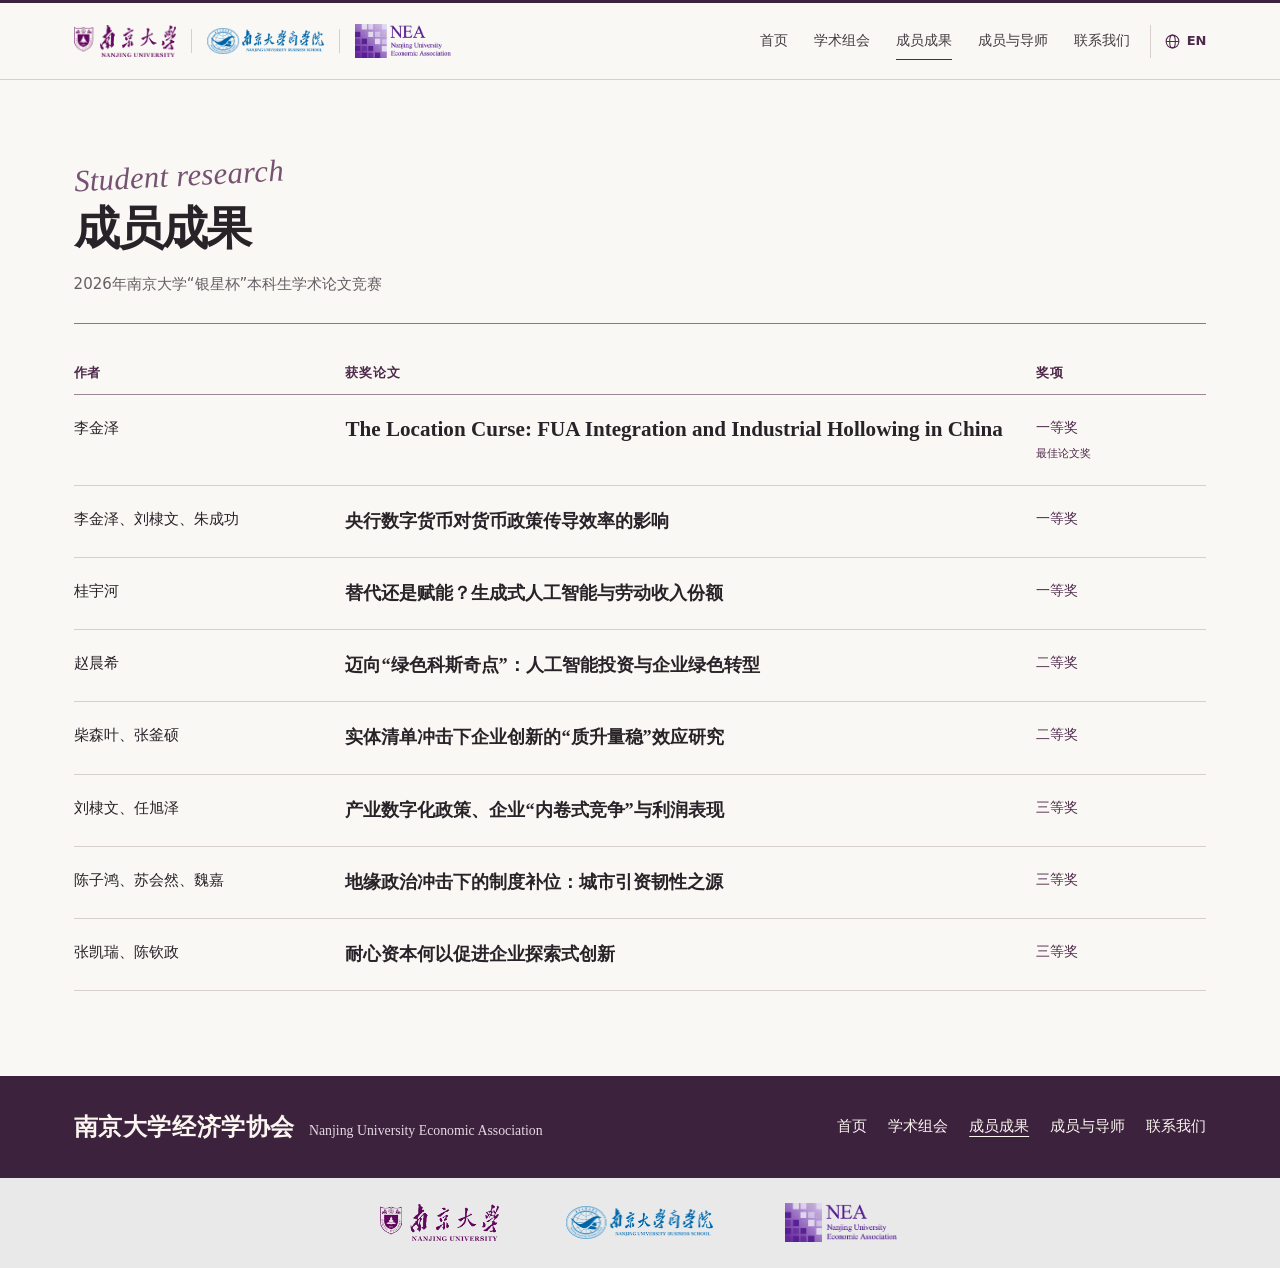
<file: research.html>
<!doctype html>
<html lang="zh-CN"><head><meta charset="utf-8"><meta name="viewport" content="width=device-width,initial-scale=1,viewport-fit=cover"><meta name="theme-color" content="#faf8f4"><meta name="description" content="南京大学经济学协会的学术组会、成员与导师、学生研究及公开联系渠道。"><title>成员成果 · 南京大学经济学协会</title><link rel="icon" href="assets/nea-mark.png" type="image/png" sizes="96x96">
<link rel="stylesheet" href="assets/style.css?v=e90db62515"></head>
<body class="separate" data-initial="research"><a href="#main" class="skip">跳至正文</a><header class="masthead"><div class="wrap mast-inner"><div class="identities"><a href="https://www.nju.edu.cn/" target="_blank" rel="noopener" aria-label="南京大学官网"><img class="logo-nju" alt="南京大学" src="assets/nju.png"></a><span class="id-rule" aria-hidden="true"></span><a href="https://nubs.nju.edu.cn/" target="_blank" rel="noopener" aria-label="南京大学商学院官网"><img class="logo-nubs" alt="南京大学商学院" src="assets/nubs.png"></a><span class="id-rule" aria-hidden="true"></span><a href="index.html" aria-label="南京大学经济学协会首页"><img class="logo-nea" alt="南京大学经济学协会 NEA" src="assets/nea.png"></a></div>
    <nav class="main-nav" aria-label="主导航"><a href="index.html" data-dest="home">首页</a><a href="seminars.html" data-dest="seminars">学术组会</a><a href="research.html" data-dest="research" aria-current="page">成员成果</a><a href="people.html" data-dest="people">成员与导师</a><a href="contact.html" data-dest="contact">联系我们</a></nav><details class="mobile-nav"><summary><span class="sr-only">主导航</span><span class="menu-lines" aria-hidden="true"></span></summary><nav aria-label="手机导航"><a href="index.html" data-dest="home">首页</a><a href="seminars.html" data-dest="seminars">学术组会</a><a href="research.html" data-dest="research" aria-current="page">成员成果</a><a href="people.html" data-dest="people">成员与导师</a><a href="contact.html" data-dest="contact">联系我们</a></nav></details><button class="language-toggle" type="button" aria-label="切换至英文" title="切换至英文"><svg viewbox="0 0 24 24" fill="none" stroke="currentColor" stroke-width="1.5" aria-hidden="true" focusable="false"><circle cx="12" cy="12" r="9"></circle><ellipse cx="12" cy="12" rx="4" ry="9"></ellipse><path d="M3 12h18"></path></svg><span class="lang-label" lang="en">EN</span></button></div></header><main id="main" tabindex="-1"><div class="page subpage" id="research" aria-label="成员成果"><div class="wrap sub-wrap"><div class="page-heading"><div class="section-name"><span class="script" lang="en">Student research</span><h1>成员成果</h1></div><p>2026年南京大学“银星杯”本科生学术论文竞赛</p></div><table class="award-table"><caption class="sr-only">协会成员独著或合著的八篇获奖论文</caption><thead><tr><th scope="col">作者</th><th scope="col">获奖论文</th><th scope="col">奖项</th></tr></thead><tbody><tr><th scope="row">李金泽</th><td class="work-title" lang="en">The Location Curse: FUA Integration and Industrial Hollowing in China</td><td class="award-name">一等奖<small>最佳论文奖</small></td></tr><tr><th scope="row">李金泽、刘棣文、朱成功</th><td class="work-title">央行数字货币对货币政策传导效率的影响</td><td class="award-name">一等奖</td></tr><tr><th scope="row">桂宇河</th><td class="work-title">替代还是赋能？生成式人工智能与劳动收入份额</td><td class="award-name">一等奖</td></tr><tr><th scope="row">赵晨希</th><td class="work-title">迈向“绿色科斯奇点”：人工智能投资与企业绿色转型</td><td class="award-name">二等奖</td></tr><tr><th scope="row">柴森叶、张釜硕</th><td class="work-title">实体清单冲击下企业创新的“质升量稳”效应研究</td><td class="award-name">二等奖</td></tr><tr><th scope="row">刘棣文、任旭泽</th><td class="work-title">产业数字化政策、企业“内卷式竞争”与利润表现</td><td class="award-name">三等奖</td></tr><tr><th scope="row">陈子鸿、苏会然、魏嘉</th><td class="work-title">地缘政治冲击下的制度补位：城市引资韧性之源</td><td class="award-name">三等奖</td></tr><tr><th scope="row">张凯瑞、陈钦政</th><td class="work-title">耐心资本何以促进企业探索式创新</td><td class="award-name">三等奖</td></tr></tbody></table></div></div></main><footer class="site-footer"><div class="wrap footer-inner"><div class="footer-brand" translate="no"><span class="footer-name" lang="zh-CN">南京大学经济学协会</span><span class="footer-english" lang="en">Nanjing University Economic Association</span></div><nav class="footer-nav" aria-label="页脚导航"><a href="index.html" data-dest="home">首页</a><a href="seminars.html" data-dest="seminars">学术组会</a><a href="research.html" data-dest="research" aria-current="page">成员成果</a><a href="people.html" data-dest="people">成员与导师</a><a href="contact.html" data-dest="contact">联系我们</a></nav></div><div class="footer-logos"><div class="footer-identities"><a href="https://www.nju.edu.cn/" target="_blank" rel="noopener" aria-label="南京大学官网"><img class="logo-nju" alt="南京大学" src="assets/nju.png"></a><a href="https://nubs.nju.edu.cn/" target="_blank" rel="noopener" aria-label="南京大学商学院官网"><img class="logo-nubs" alt="南京大学商学院" src="assets/nubs.png"></a><a href="index.html" aria-label="南京大学经济学协会首页"><img class="logo-nea" alt="南京大学经济学协会 NEA" src="assets/nea.png"></a></div>
    </div></footer><script src="assets/site.js"></script></body></html>
</file>
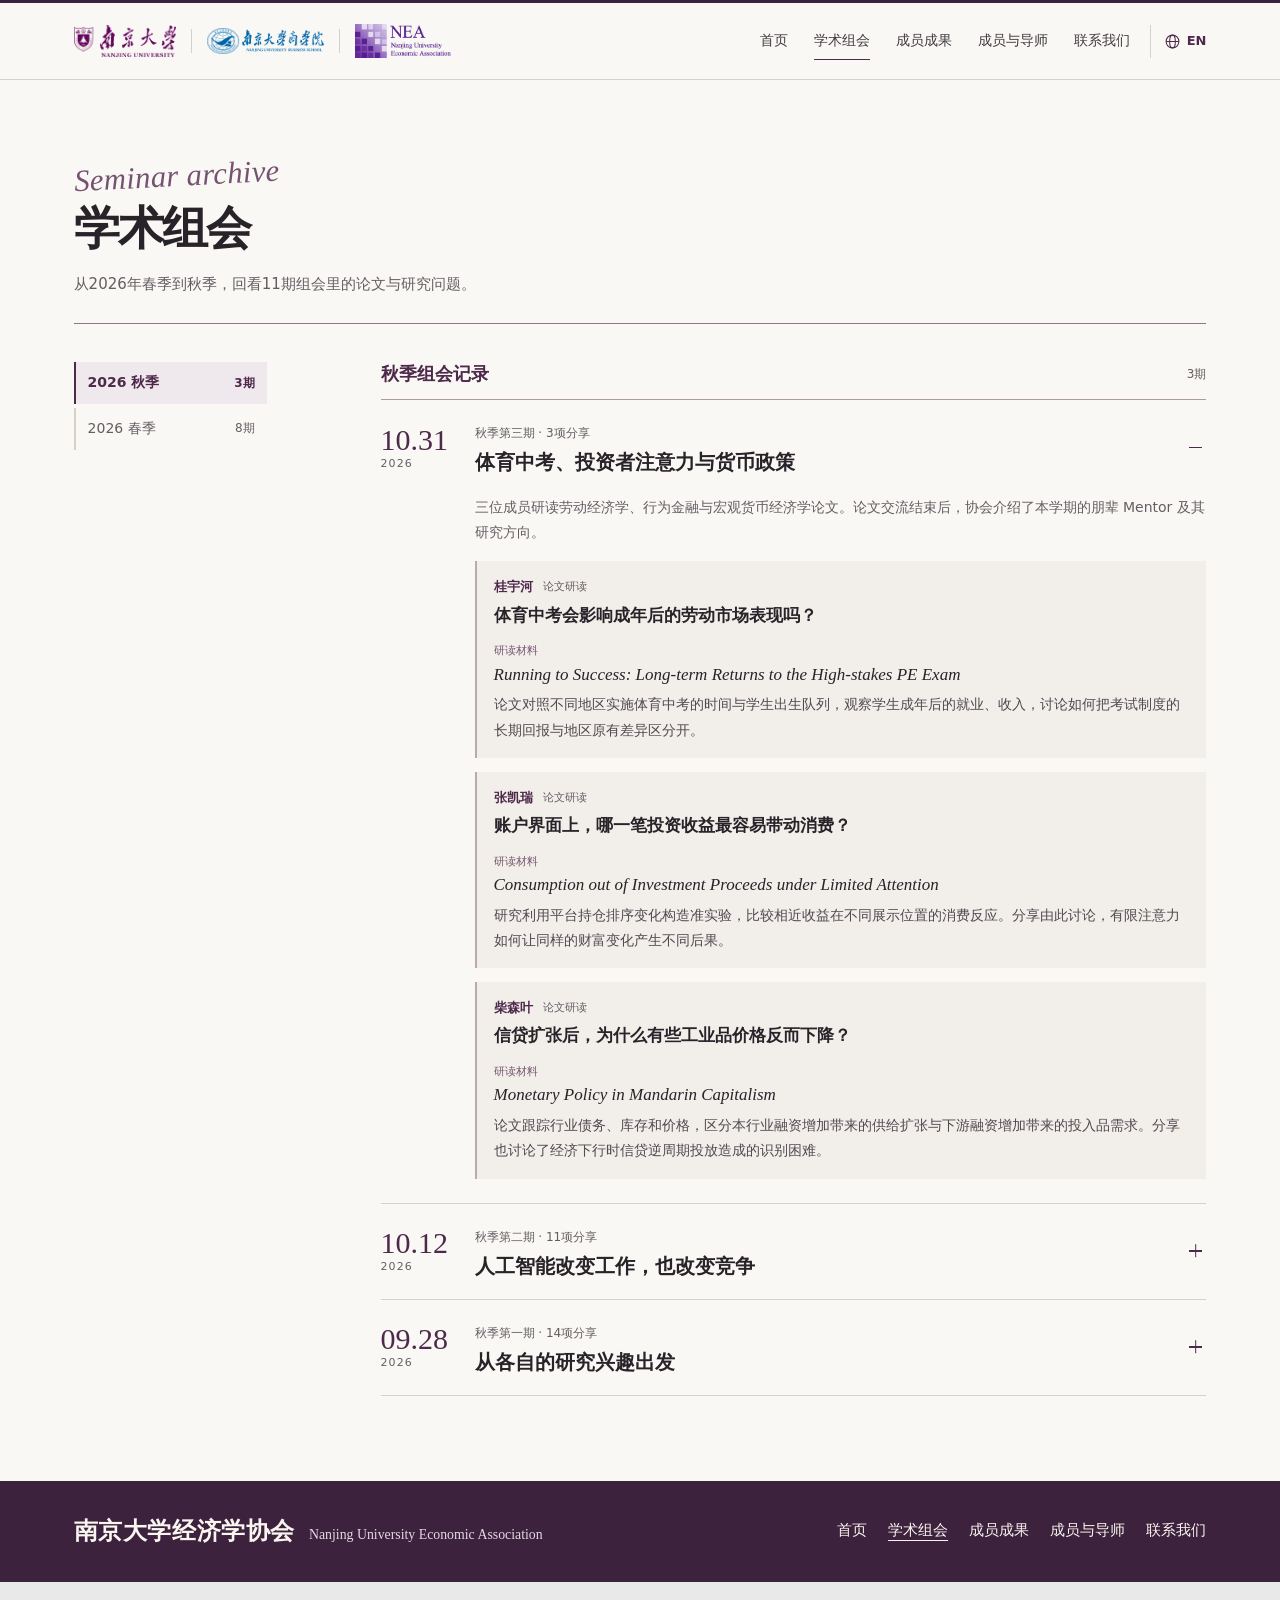
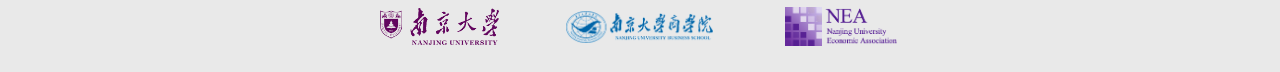
<file: seminars.html>
<!doctype html>
<html lang="zh-CN"><head><meta charset="utf-8"><meta name="viewport" content="width=device-width,initial-scale=1,viewport-fit=cover"><meta name="theme-color" content="#faf8f4"><meta name="description" content="南京大学经济学协会的学术组会、成员与导师、学生研究及公开联系渠道。"><title>学术组会 · 南京大学经济学协会</title><link rel="icon" href="assets/nea-mark.png" type="image/png" sizes="96x96">
<link rel="stylesheet" href="assets/style.css?v=e90db62515"></head>
<body class="separate" data-initial="seminars"><a href="#main" class="skip">跳至正文</a><header class="masthead"><div class="wrap mast-inner"><div class="identities"><a href="https://www.nju.edu.cn/" target="_blank" rel="noopener" aria-label="南京大学官网"><img class="logo-nju" alt="南京大学" src="assets/nju.png"></a><span class="id-rule" aria-hidden="true"></span><a href="https://nubs.nju.edu.cn/" target="_blank" rel="noopener" aria-label="南京大学商学院官网"><img class="logo-nubs" alt="南京大学商学院" src="assets/nubs.png"></a><span class="id-rule" aria-hidden="true"></span><a href="index.html" aria-label="南京大学经济学协会首页"><img class="logo-nea" alt="南京大学经济学协会 NEA" src="assets/nea.png"></a></div>
    <nav class="main-nav" aria-label="主导航"><a href="index.html" data-dest="home">首页</a><a href="seminars.html" data-dest="seminars" aria-current="page">学术组会</a><a href="research.html" data-dest="research">成员成果</a><a href="people.html" data-dest="people">成员与导师</a><a href="contact.html" data-dest="contact">联系我们</a></nav><details class="mobile-nav"><summary><span class="sr-only">主导航</span><span class="menu-lines" aria-hidden="true"></span></summary><nav aria-label="手机导航"><a href="index.html" data-dest="home">首页</a><a href="seminars.html" data-dest="seminars" aria-current="page">学术组会</a><a href="research.html" data-dest="research">成员成果</a><a href="people.html" data-dest="people">成员与导师</a><a href="contact.html" data-dest="contact">联系我们</a></nav></details><button class="language-toggle" type="button" aria-label="切换至英文" title="切换至英文"><svg viewbox="0 0 24 24" fill="none" stroke="currentColor" stroke-width="1.5" aria-hidden="true" focusable="false"><circle cx="12" cy="12" r="9"></circle><ellipse cx="12" cy="12" rx="4" ry="9"></ellipse><path d="M3 12h18"></path></svg><span class="lang-label" lang="en">EN</span></button></div></header><main id="main" tabindex="-1"><div class="page subpage" id="seminars" aria-label="学术组会"><div class="wrap sub-wrap"><div class="page-heading"><div class="section-name"><span class="script" lang="en">Seminar archive</span><h1>学术组会</h1></div><p>从2026年春季到秋季，回看11期组会里的论文与研究问题。</p></div><div class="archive-layout"><input class="term-input sr-only" type="radio" name="term" id="term-fall" checked aria-controls="list-fall"><input class="term-input sr-only" type="radio" name="term" id="term-spring" aria-controls="list-spring"><aside class="term-tabs" aria-label="选择学期"><label for="term-fall">2026 秋季<span>3期</span></label><label for="term-spring">2026 春季<span>8期</span></label></aside><div class="archive-rows"><section class="term term-fall" id="list-fall" aria-label="秋季组会"><div class="term-title"><h2>秋季组会记录</h2><span>3期</span></div><details class="session" id="fall-3" open><summary><time class="date" datetime="2026-10-31">10.31<small>2026</small></time><span class="entry"><span class="entry-meta">秋季第三期 · 3项分享</span><strong>体育中考、投资者注意力与货币政策</strong></span><span class="plus" aria-hidden="true"></span></summary><div class="session-body"><p class="session-intro">三位成员研读劳动经济学、行为金融与宏观货币经济学论文。论文交流结束后，协会介绍了本学期的朋辈 Mentor 及其研究方向。</p><ol class="talks"><li class="talk"><div class="talk-meta"><strong>桂宇河</strong><span>论文研读</span></div><h4>体育中考会影响成年后的劳动市场表现吗？</h4><div class="materials"><span>研读材料</span><ul><li lang="en">Running to Success: Long-term Returns to the High-stakes PE Exam</li></ul></div><p>论文对照不同地区实施体育中考的时间与学生出生队列，观察学生成年后的就业、收入，讨论如何把考试制度的长期回报与地区原有差异区分开。</p></li><li class="talk"><div class="talk-meta"><strong>张凯瑞</strong><span>论文研读</span></div><h4>账户界面上，哪一笔投资收益最容易带动消费？</h4><div class="materials"><span>研读材料</span><ul><li lang="en">Consumption out of Investment Proceeds under Limited Attention</li></ul></div><p>研究利用平台持仓排序变化构造准实验，比较相近收益在不同展示位置的消费反应。分享由此讨论，有限注意力如何让同样的财富变化产生不同后果。</p></li><li class="talk"><div class="talk-meta"><strong>柴森叶</strong><span>论文研读</span></div><h4>信贷扩张后，为什么有些工业品价格反而下降？</h4><div class="materials"><span>研读材料</span><ul><li lang="en">Monetary Policy in Mandarin Capitalism</li></ul></div><p>论文跟踪行业债务、库存和价格，区分本行业融资增加带来的供给扩张与下游融资增加带来的投入品需求。分享也讨论了经济下行时信贷逆周期投放造成的识别困难。</p></li></ol></div></details><details class="session" id="fall-2"><summary><time class="date" datetime="2026-10-12">10.12<small>2026</small></time><span class="entry"><span class="entry-meta">秋季第二期 · 11项分享</span><strong>人工智能改变工作，也改变竞争</strong></span><span class="plus" aria-hidden="true"></span></summary><div class="session-body"><p class="session-intro">十一位成员从生产率、咨询业、金融交易、在线教育和职业选择等角度，讨论人工智能进入经济活动后，谁改变了行为、谁获得了收益。</p><ol class="talks"><li class="talk"><div class="talk-meta"><strong>刘棣文</strong><span>文献综述</span></div><h4>写作和客服变快，会带来多少经济增长？</h4><div class="materials"><span>研读材料</span><ul><li lang="en">Experimental Evidence on the Productivity Effects of Generative Artificial Intelligence</li><li lang="en">Generative AI at Work</li><li lang="en">The Simple Macroeconomics of AI</li></ul></div><p>分享对照写作实验、客服工作现场与宏观估算，讨论具体任务的效率改善如何受技术采用范围和劳动者技能差异影响。</p></li><li class="talk"><div class="talk-meta"><strong>周凤仪</strong><span>行业观察</span></div><h4>人工智能普及后，咨询师还提供什么价值？</h4><p>报告把咨询项目拆成搜集资料、起草内容、形成判断和推动执行，讨论前两项的时间成本下降后，按工时收费的模式将面对什么问题。</p></li><li class="talk"><div class="talk-meta"><strong>邢文青</strong><span>文献综述</span></div><h4>人工智能交易者也会“卖盈持亏”吗？</h4><div class="materials"><span>研读材料</span><ul><li lang="en">Homo Silicus Is Hyper-Rational: Why LLM Agents Fail to Replicate Attention-Driven Trading</li><li lang="en">Dissecting AI Trading: Behavioral Finance and Market Bubbles</li></ul></div><p>一项模拟交易研究中的智能体偏向卖出亏损股，另一项拍卖研究中则倾向于先卖盈利资产。分享比较两种实验的任务与交易环境，讨论结果为什么会相反。</p></li><li class="talk"><div class="talk-meta"><strong>李金泽</strong><span>专题分享</span></div><h4>人工智能会把努力引向真实产出，还是相对排名？</h4><p>分享借锦标赛理论和多任务委托代理模型讨论量化指标的作用。以求职简历为例，报告比较工具降低真实工作成本与降低材料包装成本的不同后果。</p></li><li class="talk"><div class="talk-meta"><strong>刘君阳</strong><span>专题分享</span></div><h4>失去一个职业后，为什么有些新工作难以接受？</h4><div class="materials"><span>研读材料</span><ul><li lang="en">Does Identity Affect Labor Supply?</li></ul></div><p>报告借印度农村关于身份和工作选择的实验区分工资与职业认同，再讨论受技术替代的劳动者怎样面对重新培训、求职过渡和职业尊严。</p></li><li class="talk"><div class="talk-meta"><strong>张凯瑞</strong><span>研究报告研读</span></div><h4>任务自动化与劳动者转岗速度如何改变增长前景？</h4><div class="materials"><span>研读材料</span><ul><li lang="en">Scenarios for our Economic Future</li></ul></div><p>分享借 Anthropic 的三种情景拆解职业中的不同任务，现场调整技术采用和转岗速度等假设，观察产出、就业和工资如何随之改变。</p></li><li class="talk"><div class="talk-meta"><strong>任旭泽</strong><span>文献综述</span></div><h4>从购物搜索到在线辅导，人工智能改变了哪些市场？</h4><div class="materials"><span>研读材料</span><ul><li lang="en">Generative AI and Firm Productivity: Field Experiments in Online Retail</li><li lang="en">Generative AI enhances individual creativity but reduces the collective diversity of novel content</li><li lang="en">Who Is AI Replacing? The Impact of Generative AI on Online Freelancing Platforms</li><li lang="en">Tutor CoPilot: A Human-AI Approach for Scaling Real-Time Expertise</li></ul></div><p>报告比较多语种商品搜索、短篇创作、自由职业和在线辅导的研究，也讨论自主定价可能带来的竞争变化。搜索匹配、单篇作品质量和市场中的岗位数量分别回答了不同问题。</p></li><li class="talk"><div class="talk-meta"><strong>苏会然</strong><span>选题讨论</span></div><h4>人工智能会改变发展中国家的劳动成本优势吗？</h4><p>报告从劳动密集型产业谈起，讨论自动化与数字技能门槛如何影响发展中国家的就业转移、产业升级和收入分配。</p></li><li class="talk"><div class="talk-meta"><strong>张宸奕</strong><span>在研课题</span></div><h4>无人车与开源软件中的劳动分工</h4><p>第一项课题区分以网约车为主业和副业的司机，分析无人车进入后的劳动供给。第二项关注人工智能代理提交代码后，有限的人工审核资源怎样分配。</p></li><li class="talk"><div class="talk-meta"><strong>李奕贤</strong><span>论文研读</span></div><h4>怎样从对冲基金的持仓推断其对生成式人工智能的使用？</h4><div class="materials"><span>研读材料</span><ul><li lang="en">Generative AI and Asset Management</li></ul></div><p>研究以生成式人工智能从公司业绩说明会提取的十四类信号，对照基金持仓变化。分享讨论这种间接指标能捕捉什么，以及基金规模、工具使用和业绩之间的关系。</p></li><li class="talk"><div class="talk-meta"><strong>戴李洋</strong><span>论文研读</span></div><h4>人工智能替你完成工作，报酬还算是自己挣来的吗？</h4><div class="materials"><span>研读材料</span><ul><li lang="en">Does AI-assisted labor change how earnings are spent?</li></ul></div><p>实验让参与者手动、借助人工智能或全程委托人工智能完成任务。各组对报酬来源的感受有所不同，研究却未在实际投资等行为上检出相应的显著差异。</p></li></ol></div></details><details class="session" id="fall-1"><summary><time class="date" datetime="2026-09-28">09.28<small>2026</small></time><span class="entry"><span class="entry-meta">秋季第一期 · 14项分享</span><strong>从各自的研究兴趣出发</strong></span><span class="plus" aria-hidden="true"></span></summary><div class="session-body"><p class="session-intro">十四位成员从行业观察、课堂阅读和调研经历中提出问题。议题涉及产业、数字经济、行为金融、劳动与国际贸易。</p><ol class="talks"><li class="talk"><div class="talk-meta"><strong>周凤仪</strong><span>专题分享</span></div><h4>人民币升值，对谁是好消息？</h4><p>以航空和制造业为例，比较汇率升值对进口成本、出口收入折算的不同影响，并讨论企业的市场地位和汇率管理如何改变结果。</p></li><li class="talk"><div class="talk-meta"><strong>柴森叶</strong><span>论文研读</span></div><h4>老龄化之后，有效劳动投入怎样变化？</h4><div class="materials"><span>研读材料</span><ul><li>人口老龄化与经济高质量发展——“健康奇迹”视角下的结构与增长</li></ul></div><p>分享对照人口年龄与劳动力的健康、教育和经验，讨论为何劳动力变老未必立刻带来产出下降，也提出工时与技术替代的问题。</p></li><li class="talk"><div class="talk-meta"><strong>陈逸铭</strong><span>行业调研</span></div><h4>钢铁企业怎样参与新技术的开发？</h4><div class="materials"><span>研读材料</span><ul><li lang="en">Intelligent Manufacturing and Green Innovation Along the Supply Chain</li></ul></div><p>分享将车身用钢与钢厂验证人工智能的案例放在一起，说明传统行业如何提出技术需求。报告也借供应链研究说明，客户进行智能制造试点时，变化可能传导到供应商的绿色创新。</p></li><li class="talk"><div class="talk-meta"><strong>刘棣文</strong><span>选题讨论</span></div><h4>数字经济的红利由哪些企业获得？</h4><p>分享从数字产业化与产业数字化的区别出发，比较算力、软件和数据如何降低小企业进入门槛，以及技术投入门槛为何也可能扩大企业间的差距。</p></li><li class="talk"><div class="talk-meta"><strong>王益宁</strong><span>专题分享</span></div><h4>外卖平台为什么向两边收不一样的费用？</h4><p>报告以外卖和网约车为例，讨论一侧用户增加如何提高平台对另一侧的价值，以及由此形成的消费者补贴、商家佣金和供需匹配。</p></li><li class="talk"><div class="talk-meta"><strong>任旭泽</strong><span>专题分享</span></div><h4>从基站到算力，数字基础设施如何发挥作用？</h4><p>分享把网络、芯片、算力、能源和工业应用放在一起，讨论网络覆盖具备之后，算力能否用得上、用得起，还取决于哪些配套条件。</p></li><li class="talk"><div class="talk-meta"><strong>刘君阳</strong><span>选题讨论</span></div><h4>消费补贴覆盖了哪些日常选择？</h4><p>从耐用品更新与日常小额消费的区别出发，分享用心理账户讨论消费券的使用，追问补贴门槛与覆盖范围怎样影响消费决定。</p></li><li class="talk"><div class="talk-meta"><strong>邢文青</strong><span>选题讨论</span></div><h4>偏爱储蓄和追涨投资，为何会同时出现？</h4><p>报告比较存款、黄金与基金等不同选择，讨论同一个人对不同账户的风险判断，以及市场信息如何影响买卖决定。</p></li><li class="talk"><div class="talk-meta"><strong>戴李洋</strong><span>论文研读</span></div><h4>跟随“主力资金”能得到什么信息？</h4><div class="materials"><span>研读材料</span><ul><li>主力资金异象和投资者信息博弈</li></ul></div><p>分享讨论投资者如何从大单交易中推测他人的信息，也考察有信息的交易者怎样利用跟随行为，以及预测期长短为何影响结论。</p></li><li class="talk"><div class="talk-meta"><strong>张宸奕</strong><span>著作研读</span></div><h4>生产率增长怎样传到工资？</h4><div class="materials"><span>研读材料</span><ul><li>美国真相（第六章）</li></ul></div><p>从替代劳动和增强劳动的两类技术变化出发，报告比较它们对劳动需求的不同作用，并用求职摩擦和劳资议价解释生产率与工资增速为何可能分离。</p></li><li class="talk"><div class="talk-meta"><strong>桂宇河</strong><span>专题分享</span></div><h4>离岸信托与跨境财富配置</h4><p>分享以资产持有人与实际受益人的分离为起点，讨论收入确认时间、流动性需求和跨境财富配置之间的联系。</p></li><li class="talk"><div class="talk-meta"><strong>苏会然</strong><span>选题讨论</span></div><h4>人工智能能改变国际贸易的哪些环节？</h4><p>从数字服务出口、跨境供应链和贸易单证三个场景出发，讨论人工智能怎样改变信息搜寻与文件处理的成本，以及现有贸易规则如何适应。</p></li><li class="talk"><div class="talk-meta"><strong>李奕贤</strong><span>选题讨论</span></div><h4>房价预期如何影响家庭和企业的资产负债表？</h4><div class="materials"><span>研读材料</span><ul><li lang="en">Credit Cycles</li></ul></div><p>借信贷周期中的抵押品机制，讨论房价、融资能力和总需求之间的反馈，以及不同家庭的预防性储蓄为何会放大或削弱这种联系。</p></li><li class="talk"><div class="talk-meta"><strong>李金泽</strong><span>专题分享</span></div><h4>进入存量时代，房地产市场还要解决哪些问题？</h4><p>分享分别从现房销售、住房公积金和城市更新切入，讨论已建住房的交易风险、既有资金如何使用，以及城市空间如何重新配置。</p></li></ol></div></details></section><section class="term term-spring" id="list-spring" aria-label="春季组会"><div class="term-title"><h2>春季组会记录</h2><span>8期</span></div><details class="session" id="spring-8"><summary><time class="date" datetime="2026-06-10">06.10<small>2026</small></time><span class="entry"><span class="entry-meta">春季第八期 · 3项分享</span><strong>技术、大学治理与企业文化</strong></span><span class="plus" aria-hidden="true"></span></summary><div class="session-body"><p class="session-intro">春季学期的最后一场组会讨论三种不易直接观察的因素：人工智能应用、校长的任职经历和儒家文化传统。</p><ol class="talks"><li class="talk"><div class="talk-meta"><strong>王思雅</strong><span>论文分享</span></div><h4>怎样衡量人工智能应用，并研究它与劳动收入分配的关系？</h4><div class="materials"><span>研读材料</span><ul><li>人工智能的新测度方法及其应用</li></ul></div><p>论文介绍如何从多个能力维度刻画人工智能。分享讨论当各项能力发展不均衡时，技术对不同技能劳动者可能产生的替代、互补作用及其收入后果。</p></li><li class="talk"><div class="talk-meta"><strong>桂宇河</strong><span>论文分享</span></div><h4>大学校长的职业背景会影响学校的科研表现吗？</h4><div class="materials"><span>研读材料</span><ul><li lang="en">How do new university presidents affect research performance? Measuring the impact of pervious career paths in China</li></ul></div><p>论文比较中国公立大学内部晋升与外部调任的校长，考察其原有经历、与新学校的联系和上任后科研表现之间的关系。</p></li><li class="talk"><div class="talk-meta"><strong>任旭泽</strong><span>论文分享</span></div><h4>儒家文化怎样影响企业行为？</h4><div class="materials"><span>研读材料</span><ul><li lang="en">Shaped by Confucius: The Cultural Origin of Corporate Behavior</li></ul></div><p>论文考察儒家文化如何通过关系契约影响企业决策。分享将这种非正式制度与交易信用、利益相关者保护等可观察的企业行为联系起来。</p></li></ol></div></details><details class="session" id="spring-7"><summary><time class="date" datetime="2026-06-03">06.03<small>2026</small></time><span class="entry"><span class="entry-meta">春季第七期 · 3项分享</span><strong>最低工资的就业效应如何识别？</strong></span><span class="plus" aria-hidden="true"></span></summary><div class="session-body"><p class="session-intro">成员比较最低工资研究中不同对照组带来的分歧，也讨论国有企业的创新激励，以及并购后的组织认同。</p><ol class="talks"><li class="talk"><div class="talk-meta"><strong>张凯瑞</strong><span>论文分享</span></div><h4>晋升激励如何影响国有企业创新？</h4><div class="materials"><span>研读材料</span><ul><li>“面子工程”还是“真才实干”？——基于政治晋升激励下的国有企业创新研究</li></ul></div><p>分享从管理者的晋升激励入手，讨论国有企业如何在容易观察的创新指标和具有实质价值的研发之间分配资源。</p></li><li class="talk"><div class="talk-meta"><strong>李金泽</strong><span>论文分享</span></div><h4>最低工资提高以后，就业如何变化？不同识别策略为什么给出不同答案？</h4><div class="materials"><span>研读材料</span><ul><li lang="en">Minimum Wage Effects Across State Borders: Estimates Using Contiguous Counties</li><li>What’s Across the Border? Re-Evaluating the Cross-Border Evidence on Minimum Wage Effects</li></ul></div><p>分享比较用相邻州的边界县与用跨州通勤区估计最低工资影响的两种做法，并讨论后续研究的回应。对照组的选法为何会改变餐饮业就业的估计结果，是贯穿三项材料的问题。</p></li><li class="talk"><div class="talk-meta"><strong>陈子鸿</strong><span>论文分享</span></div><h4>跨国并购后，收购企业怎样在新组织内获得认同？</h4><div class="materials"><span>研读材料</span><ul><li>中国企业跨国并购后整合过程中的组织内部合法化机制——基于海信并购东芝TVS的案例研究</li></ul></div><p>论文用海信收购东芝电视业务的案例，考察新管理方如何取得原有组织成员的认可，并将这种认同转化为并购后的协作。</p></li></ol></div></details><details class="session" id="spring-6"><summary><time class="date" datetime="2026-05-26">05.26<small>2026</small></time><span class="entry"><span class="entry-meta">春季第六期 · 3项分享</span><strong>策略推理、科技金融与劳动力迁移</strong></span><span class="plus" aria-hidden="true"></span></summary><div class="session-body"><p class="session-intro">从博弈中对手的选择，到融资政策和国内迁移，本期讨论个体判断、企业创新和跨区域劳动配置。</p><ol class="talks"><li class="talk"><div class="talk-meta"><strong>刘君阳</strong><span>论文分享</span></div><h4>蜈蚣博弈中，对对手理性的判断怎样影响自己的选择？</h4><div class="materials"><span>研读材料</span><ul><li lang="en">Field Centipedes</li></ul></div><p>论文邀请国际象棋选手参与蜈蚣博弈，在立即停止与交给对手继续之间作决定。分享用熟悉多步推演的选手与其他参与者的差异，讨论对对手理性的判断如何影响策略。</p></li><li class="talk"><div class="talk-meta"><strong>邢文青</strong><span>论文分享</span></div><h4>科技金融政策如何影响企业数字创新？</h4><div class="materials"><span>研读材料</span><ul><li>科技金融政策的数字创新效应与传导机制研究</li></ul></div><p>论文以科技金融试点的分批实施为线索，对照上市企业在试点前后的表现。分享讨论政策能否促进数字创新，以及不同发展阶段的企业为何反应不一。</p></li><li class="talk"><div class="talk-meta"><strong>周博文</strong><span>论文分享</span></div><h4>降低跨区迁移壁垒能否提高劳动生产率？</h4><div class="materials"><span>研读材料</span><ul><li lang="en">The Aggregate Productivity Effects of Internal Migration: Evidence from Indonesia</li></ul></div><p>论文用印度尼西亚的国内迁移资料讨论放宽跨区流动限制的生产率收益。在比较迁出和迁入地时，研究区分了是谁选择迁移，以及不同地区劳动者技能本就存在的差异。</p></li></ol></div></details><details class="session" id="spring-5"><summary><time class="date" datetime="2026-04-22">04.22<small>2026</small></time><span class="entry"><span class="entry-meta">春季第五期 · 3项分享</span><strong>生产离岸、精英教育与国企改革</strong></span><span class="plus" aria-hidden="true"></span></summary><div class="session-body"><p class="session-intro">三篇论文分别讨论跨国生产与污染、精英教育与社会流动、国企改革对地区市场的影响。</p><ol class="talks"><li class="talk"><div class="talk-meta"><strong>柴森叶</strong><span>论文分享</span></div><h4>企业将生产转移到海外时，也会转移污染吗？</h4><div class="materials"><span>研读材料</span><ul><li lang="en">Offshoring Pollution while Offshoring Production?</li></ul></div><p>论文将美国工厂的排放与母公司从低工资国家的进口联系起来，观察进口增加时国内工厂的生产结构与排放怎样变化。讨论由此延伸到污染是否也随生产环节转移。</p></li><li class="talk"><div class="talk-meta"><strong>赵晨希</strong><span>论文分享</span></div><h4>精英教育能否提高工资、促进社会流动？</h4><div class="materials"><span>研读材料</span><ul><li>Access to Elite Education, Wage Premium, and Social Mobility: The Truth and Illusion of China’s College Entrance Exam</li></ul></div><p>论文比较高考录取线两侧的学生，区分进入精英高校带来的工资回报与进入优势职业的机会。后者仍与家庭背景密切相关，两类结果可能并不一致。</p></li><li class="talk"><div class="talk-meta"><strong>王思雅</strong><span>论文分享</span></div><h4>国企混合所有制改革怎样影响区域产业进入和扩张？</h4><div class="materials"><span>研读材料</span><ul><li>国企混改、产业扩容与市场活力——基于地区产业动态的扩散效应研究</li></ul></div><p>分享将视角从实施混改的企业扩展到所在地区，讨论资本结构调整如何与同一产业内其他企业的进入和扩张相关。</p></li></ol></div></details><details class="session" id="spring-4"><summary><time class="date" datetime="2026-04-15">04.15<small>2026</small></time><span class="entry"><span class="entry-meta">春季第四期 · 3项分享</span><strong>竞争、技术与创新质量</strong></span><span class="plus" aria-hidden="true"></span></summary><div class="session-body"><p class="session-intro">三篇分享分别考察产品竞争、追赶战略与人工智能暴露度，讨论如何衡量创新，以及技术变化对企业用工的影响。</p><ol class="talks"><li class="talk"><div class="talk-meta"><strong>刘棣文</strong><span>论文分享</span></div><h4>产品市场竞争与企业创新是否呈倒U形关系？</h4><div class="materials"><span>研读材料</span><ul><li lang="en">Competition and Innovation: An Inverted-U Relationship</li></ul></div><p>企业与对手势均力敌时，创新可以帮助它脱颖而出。当竞争已经很强，落后企业追赶的预期收益也可能下降。论文用这两种力量解释竞争程度与企业创新之间的倒 U 形关系。</p></li><li class="talk"><div class="talk-meta"><strong>周凤仪</strong><span>论文分享</span></div><h4>创新追赶战略怎样影响专利质量？</h4><div class="materials"><span>研读材料</span><ul><li>创新追赶战略抑制了中国专利质量么？</li></ul></div><p>论文以省级专利资助和奖励政策为切口，观察创新追赶战略下企业的专利申请。分享讨论如何区分对数量的激励与专利质量的真正提升。</p></li><li class="talk"><div class="talk-meta"><strong>桂宇河</strong><span>论文分享</span></div><h4>如何衡量不同职业对人工智能技术的暴露程度？</h4><div class="materials"><span>研读材料</span><ul><li>中国人工智能技术暴露度的测算及其对劳动需求的影响——基于大语言模型的新证据</li></ul></div><p>论文从 125 万条在线招聘广告的任务描述构建各职业的人工智能暴露度。分享讨论怎样用该指标研究招聘需求、学历门槛与薪酬要求的变化。</p></li></ol></div></details><details class="session" id="spring-3"><summary><time class="date" datetime="2026-04-08">04.08<small>2026</small></time><span class="entry"><span class="entry-meta">春季第三期 · 6项分享</span><strong>人工智能、城市空间与企业创新</strong></span><span class="plus" aria-hidden="true"></span></summary><div class="session-body"><p class="session-intro">六位成员分别从招聘信息、城市空间、专利、贸易政策与银行进入切入，讨论企业与劳动者如何应对市场环境的变化。</p><ol class="talks"><li class="talk"><div class="talk-meta"><strong>赵晨希</strong><span>论文分享</span></div><h4>人工智能怎样改变企业的用工需求？</h4><div class="materials"><span>研读材料</span><ul><li>人工智能如何改变企业对劳动力的需求？——来自招聘平台大数据的分析</li></ul></div><p>论文利用招聘平台的职位信息区分常规和非常规工作。人工智能渗透较深时，企业对常规岗位的需求下降，对管理、技术等非常规认知岗位的需求上升。</p></li><li class="talk"><div class="talk-meta"><strong>李金泽</strong><span>论文分享</span></div><h4>多中心城市布局如何影响企业创新？</h4><div class="materials"><span>研读材料</span><ul><li>中国城市多中心空间战略的创新绩效研究——基于集聚经济与舒适度的视角</li></ul></div><p>论文将空间人口分布与工业企业创新资料结合，考察多中心城市布局。分享讨论集聚和城市舒适度如何促进创新，以及主、次中心的交通联系为何重要。</p></li><li class="talk"><div class="talk-meta"><strong>柴森叶</strong><span>论文分享</span></div><h4>产业政策鼓励了哪一类创新？</h4><div class="materials"><span>研读材料</span><ul><li>实质性创新还是策略性创新？——宏观产业政策对微观企业创新的影响</li></ul></div><p>论文考察受产业政策激励企业的专利申请，区分推动技术进步与响应考核的两种创新动机。分享讨论为什么专利申请数量上升，并不能说明企业取得了相称的技术进展。</p></li><li class="talk"><div class="talk-meta"><strong>王思雅</strong><span>论文分享</span></div><h4>通勤成本如何影响女性劳动参与？</h4><div class="materials"><span>研读材料</span><ul><li>城市空间结构、通勤成本与女性劳动力市场参与——基于地理信息的实证研究</li></ul></div><p>论文将城市地理信息与通勤成本联系起来，讨论居住地和工作地的空间关系，怎样影响女性进入劳动力市场的选择。</p></li><li class="talk"><div class="talk-meta"><strong>苏会然</strong><span>论文分享</span></div><h4>贸易冲击怎样改变环境政策？</h4><div class="materials"><span>研读材料</span><ul><li lang="en">Trade Protection and Environmental Policy: Evidence from the US-China Trade War</li></ul></div><p>论文以中美贸易摩擦为背景，讨论受到贸易保护冲击的地区如何调整环境政策，以及贸易与环境决策为何相互关联。</p></li><li class="talk"><div class="talk-meta"><strong>陈子鸿</strong><span>论文分享</span></div><h4>外资银行进入如何影响中国企业对外投资？</h4><div class="materials"><span>研读材料</span><ul><li>外资银行进入会促进中国企业OFDI吗——基于信息不对称与融资成本双视角的检验</li></ul></div><p>分享将外资银行的信息优势和融资成本作为两条机制，考察它们能否解释中国企业开展对外直接投资的变化。</p></li></ol></div></details><details class="session" id="spring-2"><summary><time class="date" datetime="2026-04-01">04.01<small>2026</small></time><span class="entry"><span class="entry-meta">春季第二期 · 4项分享</span><strong>道德选择、高校内迁与收入差距</strong></span><span class="plus" aria-hidden="true"></span></summary><div class="session-body"><p class="session-intro">行为实验与历史事件为因果识别提供了不同入口。本期也讨论制造业数字化、创业与收入分配的经验研究。</p><ol class="talks"><li class="talk"><div class="talk-meta"><strong>桂宇河</strong><span>论文分享</span></div><h4>不确定性怎样影响道德选择？</h4><div class="materials"><span>研读材料</span><ul><li lang="en">People Are More Moral in Uncertain Environments</li></ul></div><p>论文让参与者私下掷骰子并报告结果，将诚实与可获得的报酬联系起来。分享讨论为什么外部环境带来的不确定性会改变人们为获利而说谎的意愿。</p></li><li class="talk"><div class="talk-meta"><strong>刘棣文</strong><span>论文分享</span></div><h4>数字化转型如何影响制造业企业创新？</h4><div class="materials"><span>研读材料</span><ul><li>数字化转型与制造业企业创新研究</li></ul></div><p>分享考察制造业企业引入数字工具、调整生产经营方式之后，创新活动是否随之改变，以及怎样用企业层面的资料来检验。</p></li><li class="talk"><div class="talk-meta"><strong>任旭泽</strong><span>论文分享</span></div><h4>抗战期间高校内迁怎样影响当地人力资本？</h4><div class="materials"><span>研读材料</span><ul><li>高校内迁与人力资本积累——来自抗日战争的证据</li></ul></div><p>论文利用抗战时期高校内迁形成的地区差异，考察高等教育机构迁入后，当地居民的人力资本积累是否受到长期影响。</p></li><li class="talk"><div class="talk-meta"><strong>王益宁</strong><span>论文分享</span></div><h4>创业能缩小收入差距吗？</h4><div class="materials"><span>研读材料</span><ul><li lang="en">Does entrepreneurship really reduce income inequality?</li></ul></div><p>论文用跨国资料研究创业与收入分配，估计创业活动增加与收入差距缩小之间的关系。分享讨论怎样区分创业自身的影响与各国原有的经济、社会差异。</p></li></ol></div></details><details class="session" id="spring-1"><summary><time class="date" datetime="2026-03-25">03.25<small>2026</small></time><span class="entry"><span class="entry-meta">春季第一期 · 4项分享</span><strong>从古代城墙到现代贸易</strong></span><span class="plus" aria-hidden="true"></span></summary><div class="session-body"><p class="session-intro">从城墙记录和宗族组织，到数字产品与跨国贸易，四位成员讨论怎样用历史与当代资料理解经济发展。</p><ol class="talks"><li class="talk"><div class="talk-meta"><strong>刘棣文</strong><span>论文分享</span></div><h4>数字技术如何与实体产业结合？</h4><div class="materials"><span>研读材料</span><ul><li>数字经济、数字产品空间与实数融合发展——基于技术关联与比较优势耦合协调视角</li></ul></div><p>分享以数字产品间的技术关联和各地已有的比较优势为线索，讨论如何判断哪些数字产品更容易与当地实体产业结合。</p></li><li class="talk"><div class="talk-meta"><strong>李金泽</strong><span>论文分享</span></div><h4>城墙能告诉我们哪些关于中国古代城市的经济信息？</h4><div class="materials"><span>研读材料</span><ul><li lang="en">Walled cities in late imperial China</li></ul></div><p>论文将清代地方记录中的城墙周长作为城市规模的线索。分享讨论在人口统计有限时，怎样借建筑记录重建不同等级城市的规模分布。</p></li><li class="talk"><div class="talk-meta"><strong>周凤仪</strong><span>论文分享</span></div><h4>宗族能否改善农村教育供给？</h4><div class="materials"><span>研读材料</span><ul><li>非正式制度的有效性：宗族与农村教育供给</li></ul></div><p>论文考察农村公共教育投入变化前后，宗族与居民受教育年限的关系。政府供给较少时，宗族可通过乡镇企业等途径支持教育。政府增加投入后，这种关系减弱。</p></li><li class="talk"><div class="talk-meta"><strong>陈子鸿</strong><span>论文分享</span></div><h4>贸易自由化如何影响第三国企业的产品质量？</h4><div class="materials"><span>研读材料</span><ul><li lang="en">Trade liberalization and quality upgrading: Third-country effects</li></ul></div><p>两个贸易伙伴之间的壁垒下降，也会改变原先享有相对优势的第三国出口商所面对的竞争。论文发现，生产率处于中间水平的出口商会通过提高产品质量来应对。</p></li></ol></div></details></section></div></div></div></div></main><footer class="site-footer"><div class="wrap footer-inner"><div class="footer-brand" translate="no"><span class="footer-name" lang="zh-CN">南京大学经济学协会</span><span class="footer-english" lang="en">Nanjing University Economic Association</span></div><nav class="footer-nav" aria-label="页脚导航"><a href="index.html" data-dest="home">首页</a><a href="seminars.html" data-dest="seminars" aria-current="page">学术组会</a><a href="research.html" data-dest="research">成员成果</a><a href="people.html" data-dest="people">成员与导师</a><a href="contact.html" data-dest="contact">联系我们</a></nav></div><div class="footer-logos"><div class="footer-identities"><a href="https://www.nju.edu.cn/" target="_blank" rel="noopener" aria-label="南京大学官网"><img class="logo-nju" alt="南京大学" src="assets/nju.png"></a><a href="https://nubs.nju.edu.cn/" target="_blank" rel="noopener" aria-label="南京大学商学院官网"><img class="logo-nubs" alt="南京大学商学院" src="assets/nubs.png"></a><a href="index.html" aria-label="南京大学经济学协会首页"><img class="logo-nea" alt="南京大学经济学协会 NEA" src="assets/nea.png"></a></div>
    </div></footer><script src="assets/site.js"></script></body></html>
</file>
<file: assets/style.css>
:root {
  --paper:#faf8f4; --paper-deep:#f2ede8; --plum:#4d294b; --deep:#3d223e;
  --ink:#282329; --muted:#655d64; --line:#d7d0cb; --nav-height:80px;
  --sans:"PingFang SC","Hiragino Sans GB","Microsoft YaHei","Noto Sans CJK SC",system-ui,sans-serif;
  --serif:"Songti SC","Noto Serif CJK SC","Noto Serif SC","STSong","SimSun",serif;
  --latin:Baskerville,"Iowan Old Style","Palatino Linotype","Times New Roman",serif;
  --hand:"Snell Roundhand","Bradley Hand","Segoe Print","URW Chancery L","Apple Chancery",cursive;
}
* {box-sizing:border-box}
body {margin:0;color:var(--ink);background:var(--paper);font:16px/1.7 var(--sans);-webkit-font-smoothing:antialiased}
html {scroll-padding-top:calc(var(--nav-height) + 16px)}
h1,h2,h3,h4,p,figure,dl,dd,ul,ol {margin:0}
a {color:inherit;text-decoration:none}
img {display:block;max-width:100%}
button {font:inherit;color:inherit;cursor:pointer}
a:focus-visible,button:focus-visible,summary:focus-visible,[tabindex="0"]:focus-visible {outline:3px solid #a27197;outline-offset:3px}
[hidden] {display:none !important}
.wrap {width:min(1320px,88.5%);margin-inline:auto}
.sr-only,.skip:not(:focus) {position:absolute;width:1px;height:1px;padding:0;margin:-1px;overflow:hidden;clip-path:inset(50%);white-space:nowrap;border:0}
.skip:focus {position:fixed;left:10px;top:10px;background:white;padding:8px 14px;z-index:100}
main:focus {outline:none}
.masthead {position:sticky;top:0;z-index:20;background:var(--paper);border-top:3px solid var(--deep);border-bottom:1px solid var(--line)}
.mast-inner {height:calc(var(--nav-height) - 4px);display:flex;align-items:center;justify-content:space-between;gap:22px}
.identities,.main-nav {display:flex;align-items:center}
.identities {gap:15px}
.identities a {display:flex;align-items:center;min-height:44px}
.id-rule {height:24px;width:1px;background:#d6cfd0;flex:none}
.logo-nju {width:102px}.logo-nubs {width:117px}.logo-nea {width:96px}
.main-nav {gap:clamp(17px,2.05vw,35px)}
.main-nav a {padding:14px 0;white-space:nowrap;color:#413b41;font-size:14px;font-weight:550;position:relative}
.main-nav a::after {content:"";position:absolute;left:0;right:0;bottom:7px;height:1px;background:var(--plum);transform:scaleX(0);transition:transform .18s;transform-origin:left}
.main-nav a:hover::after,.main-nav a[aria-current]::after {transform:scaleX(1)}
.mobile-nav {display:none}
summary {list-style:none;cursor:pointer}
summary::-webkit-details-marker {display:none}
.bundle .subpage {display:none}
.bundle:has(.subpage:target) #home {display:none}
.bundle .subpage:target {display:block}
body.routed.bundle .page[data-visible="true"] {display:block}
.hero {position:relative;isolation:isolate;display:grid;place-items:center;min-height:365px;height:calc(100vh - var(--nav-height));height:calc(100svh - var(--nav-height));overflow:hidden;background:#493e56;text-align:center;color:#fffcf6}
.hero picture,.hero picture img,.hero::after {position:absolute;inset:0;width:100%;height:100%}
.hero picture {z-index:-2}
.hero picture img {object-fit:cover;object-position:50% 43%;filter:saturate(.73)}
.hero::after {content:"";z-index:-1;background:radial-gradient(ellipse at 50% 49%,rgba(36,17,38,.45) 0%,rgba(40,21,41,.22) 48%,rgba(39,21,41,.07) 77%),linear-gradient(180deg,rgba(38,23,44,.20) 0%,rgba(35,21,38,.33) 47%,rgba(30,21,36,.48) 100%)}
.hero-inner {width:min(94%,1330px);display:flex;flex-direction:column;align-items:center;padding:25px 0 3.2vh;text-shadow:0 2px 17px rgba(20,15,26,.45)}
.hero-en {font:500 clamp(12px,1.05vw,16px)/1.6 var(--sans);letter-spacing:.22em;text-transform:uppercase}
.hero h1 {font:700 clamp(50px,6.35vw,99px)/1.25 var(--serif);letter-spacing:.045em;padding-left:.045em;margin:18px 0 17px}
.hero-rule {width:44px;height:1px;background:rgba(255,250,246,.85);margin:0 0 16px}
.motto {font: 500 clamp(17px,1.5vw,24px)/1.5 "Kaiti SC",KaiTi,var(--serif);letter-spacing:.12em;padding-left:.12em}
.figures {background:var(--deep);color:#faf7ef}
.stats {display:grid;grid-template-columns:repeat(4,minmax(0,1fr));padding-block:28px 32px}
.stats > div {padding-inline:clamp(17px,2.8vw,48px) 10px;border-left:1px solid #73586f}
.stats > div:first-child {border:none;padding-left:0}
.stats dt {font-size:13px;font-weight:550;letter-spacing:.08em}
.stats dd:not(.stat-note) {display:flex;align-items:baseline;gap:8px;margin:3px 0 5px}
.numeral {font:400 clamp(43px,4.3vw,65px)/1.03 var(--latin);letter-spacing:-.045em}
.unit {font:400 14px/1 var(--serif);color:#ebdce7}
.stat-note {color:#e0d2dd;font-size:clamp(11px,.86vw,13px);line-height:1.65}
.feature-wrap {max-width:1170px;width:84%;margin:auto}
.activities {padding:clamp(65px,6.9vw,108px) 0 clamp(64px,7vw,114px)}
.section-name .script,.feature-copy>.script,.contact-label {color:#765272;font:italic 26px/1.2 var(--hand);letter-spacing:.01em;display:inline-block}
.section-name h2,.section-name h1 {font:700 clamp(36px,3.6vw,57px)/1.25 var(--serif);letter-spacing:-.04em;margin-top:5px}
.activities>.feature-wrap>.section-name {text-align:center;margin-bottom:clamp(39px,4.5vw,74px)}
.activities>.feature-wrap>.section-name .script {transform:rotate(-4deg)}
.feature-list {display:grid;gap:clamp(54px,5.7vw,90px)}
.feature {display:grid;grid-template-columns:minmax(0,1fr) minmax(0,1fr);column-gap:clamp(40px,8.3vw,134px);align-items:center;scroll-margin-top:20px}
.feature-copy {max-width:430px;padding-left:clamp(5px,1.5vw,25px)}
.feature.reverse .feature-copy {grid-column:2;grid-row:1;padding-left:0}
.feature.reverse .feature-image {grid-column:1;grid-row:1}
.feature-copy>.script {font-size:clamp(22px,2.15vw,34px);transform:rotate(-4deg);transform-origin:left bottom}
.feature-title {display:flex;align-items:center;gap:12px;margin:8px 0 13px;flex-wrap:wrap}
.feature-title h3 {font:700 clamp(29px,2.8vw,45px)/1.32 var(--serif);letter-spacing:-.035em}
.feature-copy p {color:#514b51;font-size:clamp(14px,1.1vw,17px);line-height:1.95}
.feature-image {position:relative;isolation:isolate;min-width:0}
.feature-image img {position:relative;width:100%;aspect-ratio:1.66;object-fit:cover;object-position:50% 49%;border-radius:2px}
#weekly .feature-image img {object-position:50% 46%}
#exchange .feature-image img {object-position:50% 62%}
.ink-star {position:absolute;font:400 clamp(40px,4.7vw,69px)/1 "Georgia","Times New Roman",serif;color:#583656;line-height:.85;right:-20px;top:-20px;transform:rotate(14deg);text-shadow:1px 1px var(--paper)}
.feature.reverse .ink-star {left:-19px;right:auto;transform:rotate(-16deg)}
#mentoring .ink-star,#clubs .ink-star {font-size:clamp(32px,3.6vw,53px)}
.sub-wrap {max-width:1190px;padding-block:clamp(48px,6.1vw,100px) 85px}
.page-heading {padding-bottom:25px;border-bottom:1px solid #8f7589;margin-bottom:clamp(25px,3vw,45px)}
.page-heading .section-name .script {font-size:clamp(25px,2.4vw,35px);transform:rotate(-3deg)}
.page-heading>p {font-size:15px;line-height:1.8;color:var(--muted);margin-top:13px}
.archive-layout {display:grid;grid-template-columns:minmax(135px,1fr) minmax(0,3.4fr);gap:clamp(28px,5vw,78px);align-items:start}
.term-tabs {position:sticky;top:calc(var(--nav-height) + 26px);display:flex;flex-direction:column;gap:4px}
.term-tabs label {cursor:pointer;display:flex;align-items:center;justify-content:space-between;padding:9px 12px;border-left:2px solid var(--line);font-size:14px;color:var(--muted);max-width:193px}
.term-tabs label span {font-size:12px}
#term-fall:checked~.term-tabs label[for="term-fall"],#term-spring:checked~.term-tabs label[for="term-spring"] {border-color:var(--plum);background:#efe8ec;color:var(--plum);font-weight:600}
#term-fall:focus-visible~.term-tabs label[for="term-fall"],#term-spring:focus-visible~.term-tabs label[for="term-spring"] {outline:2px solid #936388}
#term-fall:checked~.archive-rows .term-spring,#term-spring:checked~.archive-rows .term-fall {display:none}
.term-title {display:flex;align-items:center;justify-content:space-between;gap:12px;padding-bottom:12px;border-bottom:1px solid #ad99a5}
.term-title h2 {font:600 18px/1.4 var(--serif);color:var(--plum)}
.term-title span,.entry-meta {font-size:12px;color:var(--muted)}
.session {border-bottom:1px solid var(--line)}
.session summary {display:grid;grid-template-columns:78px minmax(0,1fr) 20px;align-items:center;gap:16px;padding:18px 0}
.date {font:30px/1.1 var(--latin);color:var(--plum);font-variant-numeric:tabular-nums}
.date small {display:block;font:11px/1.5 var(--sans);letter-spacing:.1em;color:var(--muted)}
.entry strong {display:block;font:700 clamp(18px,1.55vw,25px)/1.45 var(--serif);margin-top:3px}
.plus {width:19px;height:19px;display:grid;place-items:center;position:relative}
.plus::after,.plus::before {content:"";position:absolute;width:13px;height:1.4px;background:var(--plum)}
.plus::after {transform:rotate(90deg)}
.session[open] .plus::after {transform:rotate(0)}
.session-body {margin:0 0 24px 94px}
.session-intro {font-size:14px;line-height:1.8;color:var(--muted);margin:0 0 16px}
.talks {padding:0;list-style:none}
.talk {margin:0 0 14px;padding:15px 17px;border-left:2px solid #bca7b5;background:#f2eeea}
.talk-meta {display:flex;align-items:center;gap:10px;color:var(--plum);font-size:13px}
.talk-meta span {font-size:11px;color:var(--muted)}
.talk h4 {font:700 clamp(16px,1.3vw,21px)/1.5 var(--serif);margin:5px 0}
.talk p {font-size:14px;line-height:1.8;color:#514a50;margin-top:6px}
.materials {margin-top:7px}
.materials>span {font-size:11px;color:#765970}
.materials ul {padding:0;list-style:none}
.materials li {font:600 14px/1.55 var(--serif);overflow-wrap:anywhere}
.materials li+li {margin-top:3px}
.materials li[lang="en"] {font:italic 500 17px/1.4 var(--latin)}
.award-table {border-collapse:collapse;width:100%;table-layout:fixed}
.award-table th,.award-table td {text-align:left;vertical-align:top;padding:21px 16px 21px 0;border-bottom:1px solid var(--line)}
.award-table thead th {padding:0 15px 10px 0;color:var(--plum);font-size:13px;font-weight:600;border-bottom-color:#9f8697;letter-spacing:.06em}
.award-table thead th:first-child {width:24%}.award-table thead th:last-child {width:15%}
.award-table tbody th {font-size:15px;font-weight:550}
.work-title {font:650 clamp(17px,1.43vw,22px)/1.6 var(--serif);overflow-wrap:anywhere}
.work-title[lang="en"] {font:600 clamp(19px,1.65vw,26px)/1.3 var(--latin)}
.award-name {font-size:14px;color:var(--plum)}
.award-name small {display:block;margin-top:5px;font-size:11px}
.contact-grid {display:grid;grid-template-columns:1fr 1fr;gap:clamp(30px,7vw,110px)}
.contact-grid section {min-width:0}
.contact-grid section+section {border-left:1px solid var(--line);padding-left:clamp(24px,5vw,80px)}
.contact-label {font-size:25px;transform:rotate(-3deg)}
.contact-grid h2 {font:700 30px/1.4 var(--serif);margin:6px 0 10px}
.contact-grid p {font-size:15px;color:var(--muted);line-height:1.75}
.contact-grid strong {color:var(--ink);font-weight:550;font-variant-numeric:tabular-nums}
.email {display:inline-block;color:var(--plum);font:500 clamp(19px,2vw,31px)/1.5 var(--latin);margin:17px 0 4px;border-bottom:1px solid #b79caf;overflow-wrap:anywhere}
.qr {margin-top:16px;max-width:190px}
.qr img {width:100%;height:auto}
@media (max-width:1110px) {
  :root {--nav-height:70px}
  .wrap {width:91%}
  .identities {gap:10px}
  .logo-nju {width:84px}.logo-nubs {width:97px}.logo-nea {width:79px}
  .main-nav {gap:17px}.main-nav a {font-size:13px}
  .feature-wrap {width:84%}
  .feature {column-gap:7%}
}
@media (max-width:979px) {
  .feature-wrap {width:86%}
  .session-body {margin-left:0}
  .hero h1 {font-size:clamp(48px,6.1vw,63px)}
}
@media (max-width:810px) {
  :root {--nav-height:64px}
  .mast-inner {position:relative}
  .main-nav {display:none}
  .mobile-nav {display:block}
  .mobile-nav>summary {width:44px;height:42px;display:grid;place-items:center}
  .menu-lines {width:22px;height:9px;border-top:1.5px solid var(--plum);border-bottom:1.5px solid var(--plum)}
  .mobile-nav nav {position:absolute;top:100%;left:-4.95%;right:-4.95%;background:var(--paper);border-bottom:1px solid var(--line);display:grid;grid-template-columns:repeat(3,minmax(0,1fr));padding:7px 4.5% 12px;gap:0 6px}
  .mobile-nav nav a {padding:9px 0;font-size:13px;text-align:center}
  .mobile-nav nav a[aria-current] {color:var(--plum);font-weight:650}
  .stats {grid-template-columns:repeat(2,minmax(0,1fr));row-gap:19px;padding-block:22px}
  .stats>div {padding-inline:22px 0}
  .stats>div:nth-child(odd) {padding-left:0;border-left:0}
}
@media (max-width:680px) {
  .wrap {width:90%}
  .identities {gap:8px}.id-rule {height:20px}
  .logo-nju {width:73px}.logo-nubs {width:85px}.logo-nea {width:66px}
  .mobile-nav nav {left:-5.56%;right:-5.56%}
  .hero picture img {object-position:50% 48%}
  .hero-inner {padding-bottom:7vh}
  .hero-en {font-size:10px;letter-spacing:.14em}
  .hero h1 {font-size:clamp(49px,10.5vw,68px);line-height:1.22;letter-spacing:.035em;margin:16px 0 18px}
  .hero h1 span {display:block}
  .hero-rule {margin-bottom:14px;width:32px}
  .motto {font-size:16px}
  .stats dt {font-size:12px}.numeral {font-size:44px}.stat-note {font-size:10px}
  .activities {padding:53px 0 62px}
  .section-name h2,.section-name h1 {font-size:36px}
  .section-name .script {font-size:24px}
  .feature-wrap {width:85%}.activities>.feature-wrap>.section-name {margin-bottom:31px}
  .feature-list {gap:52px}
  .feature {grid-template-columns:1fr;gap:14px}
  .feature-copy,.feature.reverse .feature-copy {grid-column:auto;grid-row:auto;max-width:none;padding:0}
  .feature.reverse .feature-image {grid-column:auto;grid-row:auto}
  .feature-copy>.script {font-size:23px}
  .feature-title {margin:4px 0 7px}.feature-title h3 {font-size:29px}
  .feature-copy p {font-size:14px;line-height:1.8}
  .ink-star {right:-12px;top:-14px;font-size:37px}.feature.reverse .ink-star {left:-12px}
  .archive-layout {grid-template-columns:1fr;gap:18px}
  .term-tabs {position:static;flex-direction:row}
  .term-tabs label {gap:10px;border-left:0;border-bottom:2px solid var(--line);padding:7px 12px}
  .sub-wrap {padding-block:42px 60px}
  .page-heading {margin-bottom:23px;padding-bottom:20px}
  .page-heading>p {font-size:14px}
  .session summary {grid-template-columns:63px minmax(0,1fr) 16px;gap:9px;padding:15px 0}
  .date {font-size:26px}.entry-meta {font-size:11px}
  .talk {padding:13px 12px}
  .award-table,.award-table tbody {display:block}
  .award-table thead {position:absolute;width:1px;height:1px;clip-path:inset(50%);overflow:hidden}
  .award-table tr {display:block;border-bottom:1px solid var(--line);padding:14px 0 17px}
  .award-table th,.award-table td {display:block;width:auto!important;border:0;padding:2px 0}
  .award-table tbody th {font-size:12px;color:var(--muted)}
  .award-name {font-size:12px}.award-name small {display:inline;margin-left:8px}
  .contact-grid {grid-template-columns:1fr;gap:30px}
  .contact-grid section+section {border-left:0;border-top:1px solid var(--line);padding:24px 0 0}
}
@media (max-width:639px) { .section-name h2 {font-size:31px} }
@media (max-width:365px) {
  .identities {gap:6px}.logo-nju {width:62px}.logo-nubs {width:72px}.logo-nea {width:57px}
  .stat-note {font-size:9.5px}
}
@media (prefers-reduced-motion:reduce) {*,*::before,*::after {scroll-behavior:auto!important;transition:none!important}}

.hero picture {transform:translate3d(0,var(--hero-lag,0px),0);pointer-events:none}
.hero.motion-active picture {will-change:transform}
.hero-inner {position:relative}
.activities {
  background-color:#faf8f4;
  background-image:radial-gradient(circle at 1px 1px,rgba(99,74,91,.36) 0 .88px,transparent 1.18px);
  background-size:20px 20px;
}
.feature-image .ink-star {width:clamp(31px,3.25vw,50px);height:clamp(31px,3.25vw,50px);color:#61405d;pointer-events:none}
.ink-star::before,.ink-star::after {
  content:"";position:absolute;inset:0;
  background:linear-gradient(90deg,transparent 46%,currentColor 46% 54%,transparent 54%),
             linear-gradient(0deg,transparent 46%,currentColor 46% 54%,transparent 54%);
}
.ink-star::after {transform:rotate(45deg) scale(.95)}
#mentoring .ink-star,#clubs .ink-star {width:clamp(28px,2.6vw,38px);height:clamp(28px,2.6vw,38px)}
.people {background:#f1edeb;border-block:1px solid #e2d9db;padding:clamp(48px,5.4vw,82px) 0 clamp(56px,6vw,90px)}
.people-head {display:flex;align-items:flex-end;justify-content:space-between;gap:20px;margin-bottom:25px}
.page-navigation {display:flex;align-items:center;gap:11px;color:var(--plum)}
.page-navigation button {width:43px;height:39px;padding:0;border:1px solid #b9a9b3;background:transparent;display:grid;place-items:center;font:23px/1 var(--latin)}
.page-navigation button:hover:not(:disabled) {color:var(--paper);background:var(--plum);border-color:var(--plum)}
.page-navigation button:disabled {opacity:.36;cursor:default}
#roster-counter {font:19px/1 var(--latin);font-variant-numeric:tabular-nums;text-align:center;min-width:43px}
#roster {--cols:5;--card-gap:clamp(10px,1.02vw,18px);display:grid;grid-template-columns:repeat(var(--cols),minmax(0,1fr));gap:var(--card-gap)}
#roster.paged {
  display:flex;align-items:stretch;gap:0;width:100%;min-width:0;overflow-x:auto;overflow-y:hidden;
  scroll-snap-type:x mandatory;scroll-padding:0;overscroll-behavior-x:contain;scrollbar-width:thin;
}
#roster.enhanced {scrollbar-width:none}
#roster.enhanced::-webkit-scrollbar {display:none}
#roster.turning {scroll-snap-type:none}
.roster-sheet {flex:0 0 100%;min-width:0;display:grid;align-content:start;grid-template-columns:repeat(var(--cols),minmax(0,1fr));gap:var(--card-gap);scroll-snap-align:start;scroll-snap-stop:normal}
.roster-card {min-width:0;background:#fbf9f5;border:1px solid #ded6d7;padding:clamp(8px,.85vw,14px);display:flex;flex-direction:column}
.portrait-frame {position:relative;isolation:isolate;overflow:hidden;display:grid;place-items:center;margin:0;width:100%;background:#eee9e3}
.card-portrait {aspect-ratio:340/235}
.profile-portrait {aspect-ratio:4/3}
.portrait-frame img {width:100%;height:100%;min-width:0;min-height:0;display:block;object-fit:contain;user-select:none;-webkit-user-drag:none}
.portrait-frame.initials {color:var(--monogram-ink,#72586b);background:var(--monogram-paper,#e9dfe4)}
.initials::before {content:"";position:absolute;inset:8%;border:1px solid currentColor;opacity:.19}
.monogram {font:500 clamp(43px,4.4vw,71px)/1 var(--serif);position:relative}
.tone-1 {--monogram-paper:#eae6d9;--monogram-ink:#76694f}.tone-2 {--monogram-paper:#e1e7e4;--monogram-ink:#536b61}
.tone-3 {--monogram-paper:#e9e2dc;--monogram-ink:#796355}.tone-4 {--monogram-paper:#e6e3ed;--monogram-ink:#685c79}
.card-info {padding:clamp(10px,1vw,17px) 1px 3px}
.card-name,.profile-name {display:flex;align-items:baseline;flex-wrap:wrap;gap:2px .65em}
.card-name h3 {font:650 clamp(19px,1.7vw,28px)/1.33 var(--serif);color:#29232b;letter-spacing:-.02em}
.card-role {color:var(--plum);font:500 clamp(10px,.83vw,13px)/1.6 var(--sans)}
.card-course {color:#665e68;font-size:clamp(11px,.87vw,14px);line-height:1.58;margin-top:6px;overflow-wrap:anywhere}
.card-interests {color:#302b32;font-size:clamp(12px,.95vw,15px);line-height:1.6;margin-top:6px;overflow-wrap:anywhere}
@media (hover:hover) and (pointer:fine) {
  #roster.paged {cursor:grab}
  #roster.dragging {cursor:grabbing;scroll-snap-type:none;user-select:none}
}
.directory-wrap {width:min(89%,1100px);margin-inline:auto}
.directory-heading {margin-bottom:0}
.directory-list {max-width:1010px;margin:auto}
.profile-row {display:grid;grid-template-columns:minmax(0,.88fr) minmax(0,1.12fr);column-gap:clamp(35px,7.8vw,116px);align-items:center;padding:clamp(23px,3.15vw,48px) 0;border-bottom:1px solid #dcd2d8}
.profile-row:last-child {border-bottom:0}
.profile-row .profile-portrait {width:100%;max-width:365px;justify-self:start}
.profile-row:nth-child(even) {grid-template-columns:minmax(0,1.12fr) minmax(0,.88fr)}
.profile-row:nth-child(even) .profile-portrait {grid-column:2;grid-row:1;justify-self:end}
.profile-row:nth-child(even) .profile-info {grid-column:1;grid-row:1}
.profile-info {min-width:0}
.profile-name {gap:5px 16px;margin-bottom:clamp(13px,1.4vw,22px)}
.profile-name h2 {font:650 clamp(28px,3.2vw,49px)/1.2 var(--serif);letter-spacing:-.035em}
.profile-role {font:500 clamp(12px,1vw,15px)/1.7 var(--sans);color:var(--plum)}
.profile-fields {display:grid;gap:12px}
.profile-fields dt {font-size:12px;line-height:1.75;color:#786975}
.profile-fields dd {font:400 clamp(15px,1.15vw,18px)/1.65 var(--sans);color:#302a32;overflow-wrap:anywhere}
.profile-fields dd.missing {color:#817781}
.profile-portrait .monogram {font-size:clamp(68px,7vw,105px)}
@media(max-width:979px) {
  #roster {--cols:3}
  .card-name h3 {font-size:23px}.card-role {font-size:12px}
  .card-course,.card-interests {font-size:13px}
}
@media(max-width:680px) {
  .people {padding:45px 0 52px}
  .people-head {margin-bottom:18px;gap:10px}
  .page-navigation {gap:6px}.page-navigation button {width:35px;height:34px}
  #roster-counter {font-size:16px;min-width:35px}
  #roster {--cols:2;--card-gap:9px}
  .roster-card {padding:8px}.card-info {padding:9px 0 2px}
  .card-name h3 {font-size:clamp(17px,4.9vw,24px)}.card-role {font-size:10px}
  .card-course {font-size:11px;margin-top:4px}.card-interests {font-size:12px;margin-top:4px}
  .directory-wrap {width:90%}
  .profile-row {grid-template-columns:minmax(0,.9fr) minmax(0,1.1fr);gap:clamp(14px,4.2vw,28px);padding:22px 0}
  .profile-row:nth-child(even) {grid-template-columns:minmax(0,1.1fr) minmax(0,.9fr)}
  .profile-name {gap:0 6px;margin-bottom:8px}.profile-name h2 {font-size:clamp(20px,5.5vw,32px)}
  .profile-role {font-size:10.5px}.profile-fields {gap:5px}
  .profile-fields dt {font-size:10px;line-height:1.6}.profile-fields dd {font-size:12px;line-height:1.6}
  .profile-portrait .monogram {font-size:clamp(45px,9vw,62px)}
}
@media(prefers-reduced-motion:reduce) {.hero picture {transform:none!important;will-change:auto!important}}

.mast-inner {justify-content:flex-start;gap:clamp(12px,1.5vw,24px)}
.main-nav {margin-left:auto}
.language-toggle {flex:none;display:inline-flex;justify-content:center;align-items:center;gap:6px;padding:8px 0 8px 13px;border:0;border-left:1px solid var(--line);background:none;color:var(--plum);font:600 13px/1.1 var(--sans)}
.language-toggle svg {width:17px;height:17px}
.language-toggle:hover .lang-label,.feature-more:hover .more-label,.footer-nav a:hover {text-decoration:underline;text-underline-offset:4px}
body {min-height:100vh;min-height:100svh;display:flex;flex-direction:column}
.masthead,.site-footer {flex:none}
main {flex:1 0 auto}
.home-intro {height:min(calc(100vh - var(--nav-height)),880px);height:min(calc(100svh - var(--nav-height)),880px);min-height:335px;display:grid;grid-template-rows:minmax(0,1fr) auto}
.hero {min-height:0;height:100%}
.hero picture img {object-position:50% 48%}
.hero-inner {padding:10px 0}
#weekly .feature-title {align-items:baseline;gap:clamp(14px,1.2vw,21px)}
.feature-more {display:inline-flex;align-items:baseline;gap:6px;color:var(--plum);font:550 14px/1.5 var(--sans);white-space:nowrap;padding:4px 0}
.feature-more .more-arrow {font:normal 19px/1 var(--latin)}
.people {position:relative;isolation:isolate;overflow:clip;background:#f4f3ef;border:0;padding:clamp(17px,2.9vh,34px) 0 clamp(12px,1.8vh,22px)}
.people-art {--print-height:clamp(190px,33.333vw,620px);position:absolute;z-index:-1;inset:-26% 0;pointer-events:none}
.people-art::before,.people-art::after {content:"";position:absolute;left:0;right:0;height:var(--print-height);background:var(--paper-atlas) center/100% 100% no-repeat}
.people-art::before {top:calc(17.1% + clamp(50px,9vh,84px) - var(--print-height) / 2);mask-image:linear-gradient(to bottom,#000 58%,transparent)}
.people-art::after {bottom:calc(17.1% - 16px);height:calc(var(--print-height) * .26);background-size:100% var(--print-height);background-position:center bottom;opacity:.58;mask-image:linear-gradient(to bottom,transparent,#000 75%)}
.people .wrap {width:min(87.5%,1390px)}
.people-head {display:block;text-align:center;margin:0 0 clamp(12px,2vh,22px)}
.people-head .script {font-size:clamp(19px,2.5vh,26px)}
.people-head h2 {font-size:clamp(29px,4.4vh,47px);line-height:1.16;margin-top:1px}
.roster-shell {position:relative}
#roster {--card-gap:clamp(8px,1.35vh,15px)}
.roster-sheet {grid-template-rows:repeat(2,1fr)}
.roster-card {background:#fcfaf6;padding:clamp(6px,.85vh,11px);border-color:rgba(91,62,87,.17)}
.card-portrait {aspect-ratio:340/235;max-height:clamp(79px,calc((100svh - var(--nav-height) - 335px) / 2),175px)}
.card-info {padding:clamp(6px,1.05vh,12px) 2px 2px}
.card-name {gap:1px .55em}
.card-name h3 {font-size:clamp(18px,1.55vw,26px);line-height:1.21}
.card-role {font-size:clamp(10px,.82vw,13px);line-height:1.35}
.card-course,.card-interests {font-size:clamp(11px,.9vw,14px);line-height:1.42;margin-top:4px}
.card-course {color:#5c545d}
.page-navigation {position:absolute;inset:0;pointer-events:none}
.page-navigation button {position:absolute;top:50%;transform:translateY(-50%);pointer-events:auto;color:#472444;display:grid;align-items:center;justify-content:center;width:clamp(36px,4.32vw,62px);height:48px;border:0;border-radius:0;background:none;padding:0}
.page-navigation .page-prev {right:100%}
.page-navigation .page-next {left:100%}
.page-navigation .chevron {width:clamp(16px,1.55vw,23px);height:clamp(16px,1.55vw,23px);display:block;border:solid currentColor;border-width:0 3px 3px 0;transform:rotate(-45deg);filter:drop-shadow(0 0 2px #fff)}
.page-navigation .page-prev .chevron {transform:rotate(135deg)}
.page-navigation button:disabled {opacity:.45}
.page-navigation button:hover:not(:disabled) {color:#713e69;background:none}
.roster-dots {display:flex;align-items:center;justify-content:center;flex-wrap:wrap;margin:6px auto 0}
.roster-dots button {display:grid;place-items:center;width:clamp(20px,5.9vw,26px);height:26px;background:none;border:0;padding:0}
.roster-dots button::after {content:"";display:block;width:6px;height:6px;border-radius:50%;background:#655d65;box-shadow:0 0 0 1px #fffc;transition:transform .16s ease,background-color .16s ease}
.roster-dots button[aria-current="page"]::after {transform:scale(1.8);background:var(--plum)}
.roster-dots button:hover::after {background:var(--plum)}
.qr {width:min(100%,292px);max-width:none;margin-top:20px}
.qr img {aspect-ratio:1;display:block}
.site-footer {background:var(--deep);color:#faf5ef}
.footer-inner {padding-block:clamp(24px,2.75vw,42px);display:grid;grid-template-columns:minmax(0,1fr) auto;align-items:center;gap:14px clamp(20px,2.6vw,44px)}
.footer-brand {display:flex;align-items:baseline;flex-wrap:wrap;gap:4px clamp(12px,1.1vw,18px)}
.footer-name {font:600 clamp(21px,1.85vw,29px)/1.3 "Songti SC","STSong","Noto Serif CJK SC",SimSun,serif;letter-spacing:.025em;white-space:nowrap}
.footer-english {font:400 clamp(13px,1.08vw,16px)/1.4 var(--latin);color:#e5d8e4}
.footer-nav {display:flex;flex-wrap:wrap;justify-content:flex-end;gap:8px clamp(14px,1.65vw,28px);font-size:15px}
.footer-nav [aria-current="page"] {text-decoration:underline;text-underline-offset:5px}
.footer-logos {background:#e9e9e9;padding:clamp(15px,1.8vw,27px) 0}
.footer-identities {width:min(92%,570px);margin-inline:auto;display:grid;grid-template-columns:repeat(3,minmax(0,1fr));align-items:center;column-gap:clamp(14px,2.5vw,40px)}
.footer-identities a {display:grid;place-items:center;min-width:0;min-height:44px}
.footer-identities img {height:auto;max-width:100%;width:119px}
.footer-identities .logo-nubs {width:147px}
.footer-identities .logo-nea {width:112px}
html[lang="en"] {--serif:Georgia,"Iowan Old Style",serif;--sans:"Helvetica Neue",Arial,sans-serif}
html[lang="en"] .hero-en {display:none}
html[lang="en"] .hero h1 {font-family:var(--latin);font-weight:500;letter-spacing:-.025em;line-height:1.03;font-size:clamp(48px,5.8vw,91px)}
html[lang="en"] .hero h1 span {display:block}
html[lang="en"] .motto {font:italic 400 clamp(15px,1.5vw,23px)/1.4 var(--latin);letter-spacing:.012em;padding:0}
html[lang="en"] .section-name .script,html[lang="en"] .feature-copy>.script,html[lang="en"] .contact-label {display:none}
html[lang="en"] .card-name h3 {font:600 clamp(15px,1.38vw,23px)/1.2 var(--latin);letter-spacing:0}
html[lang="en"] .card-course,html[lang="en"] .card-interests {font-size:clamp(11px,.89vw,13.5px)}
html[lang="en"] .stat-note {letter-spacing:0;line-height:1.4}
html[lang="en"] .stats dt {letter-spacing:0}
html[lang="en"] .main-nav {gap:clamp(12px,1.5vw,25px)}
.directory-heading .section-name {text-align:center}
.directory-heading>p {text-align:center}
@media(max-width:990px) {
  html[lang="en"] .mast-inner {position:relative}
  html[lang="en"] .main-nav {display:none}
  html[lang="en"] .mobile-nav {display:block;margin-left:auto}
  html[lang="en"] .mobile-nav>summary {width:40px;height:40px;display:grid;place-items:center}
  html[lang="en"] .mobile-nav nav {position:absolute;top:100%;left:0;right:0;background:var(--paper);border-bottom:1px solid var(--line);display:grid;grid-template-columns:repeat(3,minmax(0,1fr));padding:8px;gap:6px}
  html[lang="en"] .mobile-nav nav a {text-align:center;font-size:13px;padding:7px 0}
}
@media(min-width:811px) and (max-height:715px) {
  .people {padding-block:14px 10px}
  .people-head {margin-bottom:10px}
  .people-head .script {font-size:18px}
  .people-head h2 {font-size:29px}
  .card-info {padding-top:6px}
  .card-course,.card-interests {font-size:11px;margin-top:3px}
}
@media(max-width:810px) {
  .mobile-nav {margin-left:auto}
  .mast-inner {gap:9px}
  .language-toggle {padding-left:10px}
  .footer-inner {grid-template-columns:minmax(0,1fr);gap:16px}
  .footer-nav {justify-content:flex-start}
}
@media(max-width:680px) {
  .language-toggle {gap:3px;font-size:12px;padding-left:7px}
  .language-toggle svg {width:14px;height:14px}
  .mobile-nav>summary,html[lang="en"] .mobile-nav>summary {width:32px}
  .mast-inner {gap:6px}
  .people .wrap {width:85%}
  .people {padding-block:24px 15px}
  .people-head {margin-bottom:15px}
  .roster-card {padding:6px}
  .card-portrait {max-height:150px}
  .page-navigation button {width:max(32px,8.6%);height:46px}
  .page-navigation .page-prev {right:calc(100% - 3px)}
  .page-navigation .page-next {left:calc(100% - 3px)}
  .page-navigation .chevron {width:15px;height:15px;border-width:0 2.5px 2.5px 0}
  .card-name h3 {font-size:clamp(16px,4.3vw,22px)}
  .card-info {padding:7px 0 1px}
  .card-course,.card-interests {font-size:11px;line-height:1.4}
  .footer-nav {gap:9px 18px}
  .qr {width:min(90%,278px)}
  html[lang="en"] .hero h1 {font-size:clamp(36px,9vw,60px)}
  .home-intro {min-height:470px}
}
@media(max-width:365px) {
  .language-toggle svg {display:none}
}
@media(max-height:490px) and (orientation:landscape) {
  .home-intro {min-height:265px}
  .stats {grid-template-columns:repeat(4,1fr);padding-block:9px;gap:0}
  .numeral {font-size:31px}
  .hero h1,html[lang="en"] .hero h1 {font-size:clamp(30px,4.5vw,55px);margin:6px 0}
  .hero-rule {margin-bottom:4px}
}
@media(prefers-reduced-motion:reduce) {.people-art {transform:none!important}}
.activities {position:relative;isolation:isolate;overflow:hidden;overflow:clip}
.activities .feature-copy,.activities .section-name {position:relative;z-index:2}
.activity-glow {position:absolute;inset:0 auto auto 0;z-index:1;pointer-events:none;width:clamp(230px,28vw,400px);aspect-ratio:1;border-radius:50%;opacity:0;background:radial-gradient(circle,rgba(164,104,186,.28) 0%,rgba(180,133,196,.19) 29%,rgba(192,155,205,.09) 51%,transparent 73%);transition:opacity .23s ease}
.activity-glow.lit {opacity:1}
@media(prefers-reduced-motion:reduce),(any-hover:none){.activity-glow {display:none}}
@media(min-width:811px){.card-portrait {max-height:min(var(--fit-portrait,1000px),clamp(79px,calc((100svh - var(--nav-height) - 335px) / 2),175px))}}

.people-art {--paper-atlas:url("atlas.webp")}

/* Academic outcomes beside feature titles, and association news */
.association-news {padding:clamp(60px,6.8vw,104px) 0 clamp(67px,7.2vw,112px);background:#faf8f4}
.association-news .section-name {text-align:center;margin-bottom:clamp(34px,4vw,60px)}
.association-news .section-name .script {transform:rotate(-3deg)}
.news-grid {display:grid;grid-template-columns:repeat(2,minmax(0,1fr));gap:clamp(26px,3.8vw,58px)}
.news-story {min-width:0}
.news-image {overflow:hidden;background:#eae4f4}
.news-image img {width:100%;height:auto;aspect-ratio:1782/874;object-fit:cover;object-position:50% 38%}
.news-image-poster img {object-fit:contain}
.news-meta {display:flex;align-items:center;justify-content:space-between;gap:14px;margin:22px 0 12px;color:#756770;font-size:12px;letter-spacing:.06em;line-height:1.5}
.news-meta> :first-child {color:var(--plum);font-weight:600}
.news-story h3 {min-height:2.9em;color:var(--plum);font:700 clamp(22px,2.05vw,31px)/1.45 var(--serif);letter-spacing:-.025em;text-wrap:balance}
.news-story p {margin-top:15px;color:#625961;font-size:15px;line-height:1.95;max-width:540px}
html[lang="en"] .news-story h3 {font-family:var(--latin);letter-spacing:0;font-size:clamp(24px,2.3vw,34px)}
@media(max-width:680px) {
  .news-grid {grid-template-columns:minmax(0,1fr);gap:39px}
  .news-story h3 {min-height:0;font-size:24px}
  .news-story p {font-size:14px;margin-top:13px}
  .news-meta {margin-top:17px;font-size:11px}
}

.feature-title {align-items:baseline;column-gap:12px;row-gap:8px}
.feature-counts {display:inline-flex;align-items:baseline;gap:10px;flex-wrap:wrap}
.feature-count {display:inline-flex;align-items:baseline;gap:4px;white-space:nowrap;color:#75368b}
.feature-count strong {font:900 clamp(57.2px,5.2vw,67.6px)/1 var(--latin);-webkit-text-stroke:.25px currentColor;color:inherit;letter-spacing:-.04em;font-variant-numeric:lining-nums tabular-nums}
.feature-count>span {font:800 clamp(20.8px,1.82vw,23.4px)/1.4 var(--sans);color:inherit}
#weekly .feature-count>span {font-size:31.2px}
#mentoring .feature-copy {max-width:none}
#mentoring .feature-title h3 {font-size:clamp(29px,2.6vw,40px)}
@media(max-width:680px) {
  .feature-title {column-gap:10px}
  .feature-counts {gap:10px}
  .feature-count strong {font-size:54.6px}
  .feature-count>span {font-size:20.8px}
  #weekly .feature-count>span {font-size:28.6px}
}
</file>
